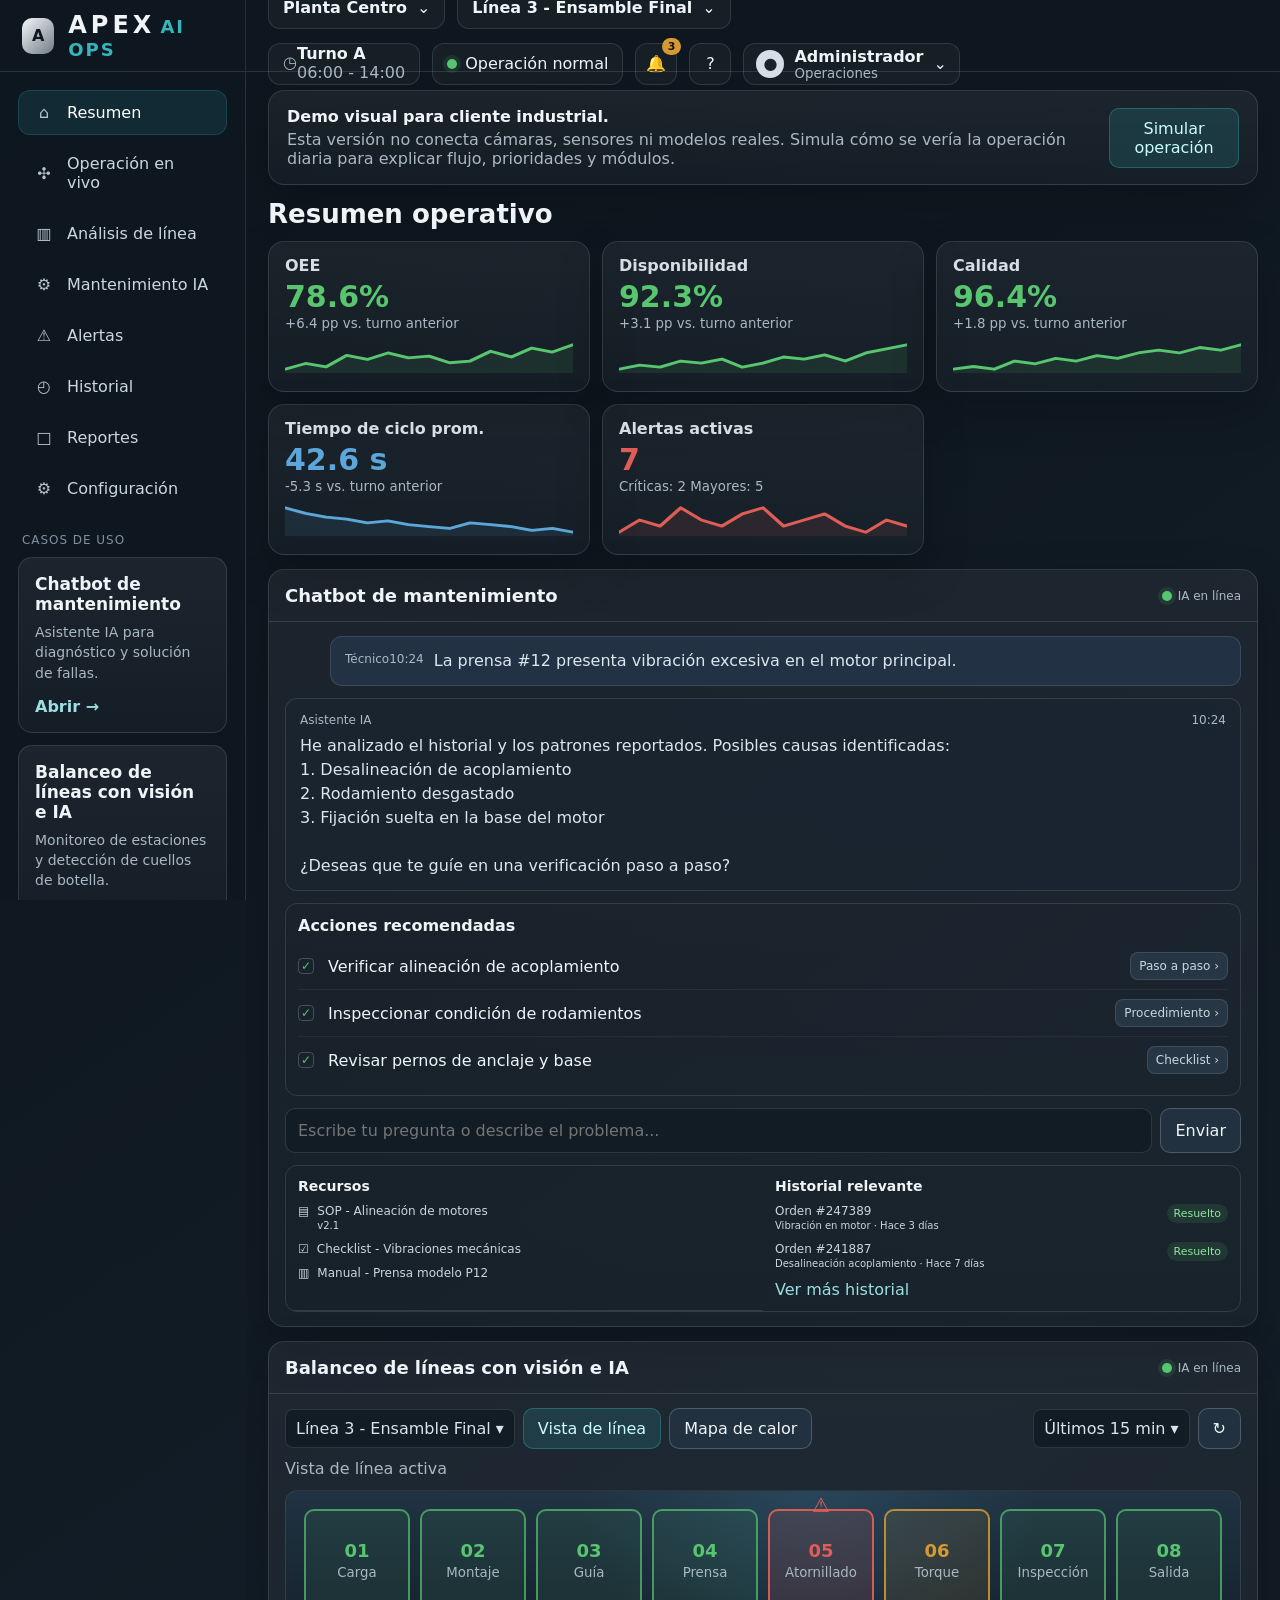
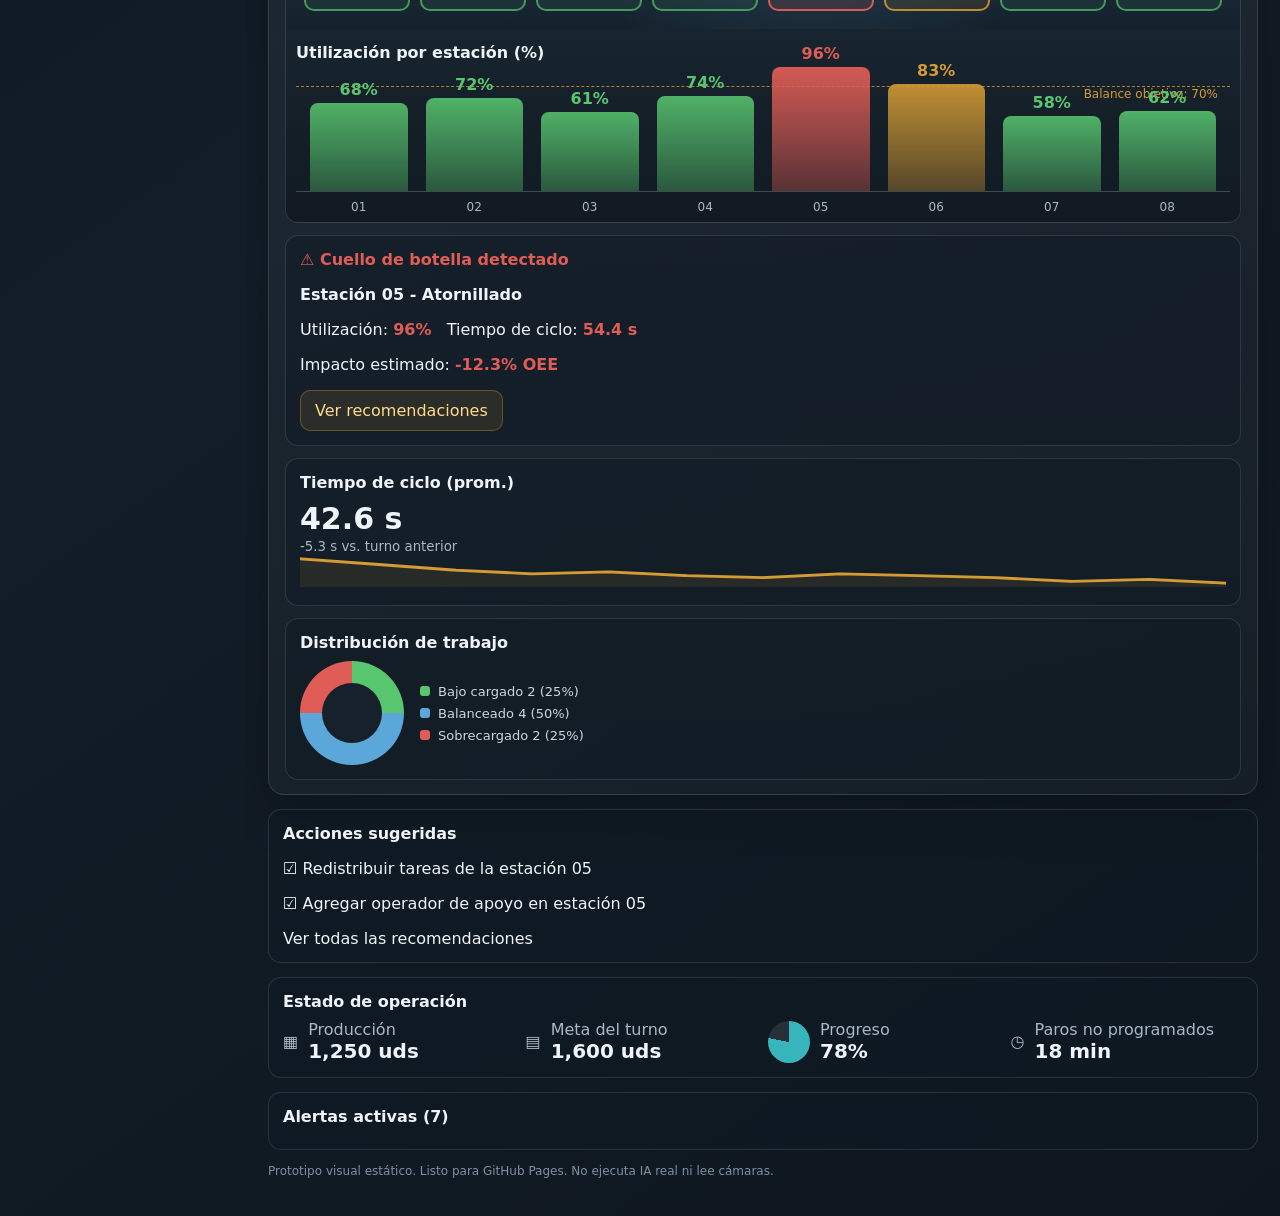
<file: index.html>
<!doctype html><html lang="es"><head><meta charset="utf-8"><meta name="viewport" content="width=device-width,initial-scale=1"><title>Dashboard operativo | APEX AI OPS</title><style>
:root{
  --bg:#0f1720; --panel:#17212b; --panel2:#1b2733; --panel3:#22303c;
  --line:rgba(202,215,225,.14); --line2:rgba(202,215,225,.25);
  --text:#eef4f8; --muted:#a9b8c4; --soft:#7f90a0;
  --teal:#36b6bc; --green:#58c56f; --amber:#d49b34; --red:#df5d56; --blue:#5ca7d9;
  --shadow:0 18px 45px rgba(0,0,0,.22); --r:16px; --sidebar:288px; --top:72px;
  font-family:Inter,ui-sans-serif,system-ui,-apple-system,BlinkMacSystemFont,"Segoe UI",sans-serif;
}
*{box-sizing:border-box} html{background:var(--bg);color:var(--text)} body{margin:0;min-height:100vh;background:linear-gradient(145deg,#0d151d 0%,#121d27 55%,#0e171f 100%);color:var(--text)}
a{color:inherit;text-decoration:none} button,input,select{font:inherit} .app{min-height:100vh;display:grid;grid-template-columns:var(--sidebar) 1fr;grid-template-rows:var(--top) 1fr}.topbar{grid-column:1/3;display:flex;align-items:center;border-bottom:1px solid var(--line);background:rgba(15,23,32,.96);position:sticky;top:0;z-index:10}.brand{width:var(--sidebar);height:100%;display:flex;align-items:center;gap:14px;padding:0 22px;border-right:1px solid var(--line)}.brand-mark{width:36px;height:36px;border-radius:10px;background:linear-gradient(135deg,#f5f8fa,#6f7c86);color:#0f1720;display:grid;place-items:center;font-weight:900}.brand strong{font-size:24px;letter-spacing:4px}.brand span{font-size:18px;color:var(--teal);font-weight:800;letter-spacing:2px}.top-meta{flex:1;display:flex;align-items:center;justify-content:space-between;height:100%;gap:14px;padding:0 22px}.selectors,.status-area{display:flex;align-items:center;gap:12px}.selector,.shift,.user,.status-pill,.icon-btn{background:rgba(255,255,255,.035);border:1px solid var(--line);border-radius:12px;color:var(--text);min-height:42px;display:flex;align-items:center}.selector{padding:0 14px;gap:10px}.shift{padding:0 14px;color:var(--muted);line-height:1.15}.shift b{color:var(--text)}.status-pill{padding:0 14px;gap:8px}.dot{width:10px;height:10px;border-radius:99px;background:var(--green);box-shadow:0 0 0 4px rgba(88,197,111,.12)}.icon-btn{position:relative;justify-content:center;width:42px;cursor:pointer}.icon-btn:hover,.selector:hover{border-color:var(--line2);background:rgba(255,255,255,.055)}.badge{position:absolute;right:-5px;top:-6px;background:var(--amber);color:#1d1405;border-radius:99px;font-size:11px;font-weight:800;padding:2px 6px}.user{gap:10px;padding:0 12px}.avatar{width:28px;height:28px;border-radius:50%;background:#d5dee6;color:#18222c;display:grid;place-items:center}.user small{display:block;color:var(--muted)}.sidebar{border-right:1px solid var(--line);padding:18px 18px 20px;background:rgba(14,24,33,.86);position:sticky;top:var(--top);height:calc(100vh - var(--top));overflow:auto}.nav{display:flex;flex-direction:column;gap:6px}.nav a{display:flex;align-items:center;gap:12px;padding:12px 14px;border-radius:12px;color:#cbd7df;border:1px solid transparent}.nav a.active,.nav a:hover{background:rgba(54,182,188,.12);border-color:rgba(54,182,188,.2);color:#fff}.nav i{font-style:normal;width:22px;text-align:center;color:#b8c5ce}.section-title{margin:22px 4px 10px;color:var(--soft);font-size:12px;letter-spacing:.08em;text-transform:uppercase}.mini-card{background:linear-gradient(180deg,rgba(255,255,255,.06),rgba(255,255,255,.03));border:1px solid var(--line);border-radius:14px;padding:16px;margin-bottom:12px}.mini-card h3{margin:0 0 8px;font-size:17px}.mini-card p{margin:0 0 14px;color:var(--muted);font-size:14px;line-height:1.45}.mini-card .open{color:#9bdfe2;font-weight:700}.main{padding:18px 22px 26px;overflow:hidden}.banner,.card,.kpi{background:linear-gradient(180deg,rgba(255,255,255,.055),rgba(255,255,255,.026));border:1px solid var(--line);border-radius:var(--r);box-shadow:var(--shadow)}.banner{display:flex;justify-content:space-between;align-items:center;gap:18px;padding:16px 18px;margin-bottom:14px}.banner p{margin:4px 0 0;color:var(--muted)}.btn{border:1px solid var(--line2);background:#22313f;color:var(--text);border-radius:10px;padding:10px 14px;cursor:pointer}.btn.primary{background:rgba(54,182,188,.16);border-color:rgba(54,182,188,.34);color:#c9fbff}.btn.warn{background:rgba(212,155,52,.12);border-color:rgba(212,155,52,.35);color:#ffd98f}.btn:hover{filter:brightness(1.08)}.kpis{display:grid;grid-template-columns:repeat(5,minmax(0,1fr));gap:12px;margin-bottom:14px}.kpi{padding:14px 16px;min-height:128px}.kpi-title{color:#d5dee5;font-weight:700}.kpi-value{font-size:30px;font-weight:800;margin-top:4px}.good{color:var(--green)}.neutral{color:var(--blue)}.bad,.critical{color:var(--red)}.warn,.major{color:var(--amber)}.kpi small{display:block;color:var(--muted);margin:2px 0 10px}.spark{width:100%;height:32px}.grid-2{display:grid;grid-template-columns:minmax(420px,.95fr) minmax(520px,1.25fr);gap:14px}.card{padding:0;overflow:hidden}.card-head{min-height:52px;padding:0 16px;border-bottom:1px solid var(--line);display:flex;justify-content:space-between;align-items:center}.card-head h2{font-size:18px;margin:0}.online{font-size:12px;color:var(--muted);display:flex;align-items:center;gap:6px}.body{padding:14px 16px}.chat-layout{display:grid;grid-template-columns:1fr 210px;gap:12px}.bubble{border:1px solid var(--line);background:rgba(25,37,49,.76);border-radius:12px;padding:12px 14px;margin-bottom:12px;color:#dce6ec;line-height:1.5}.bubble.user{margin-left:45px;background:#223244}.bubble label{display:flex;justify-content:space-between;color:var(--muted);font-size:12px;margin-bottom:5px}.actions{border:1px solid var(--line);border-radius:12px;padding:12px;margin-top:12px}.action-row{display:grid;grid-template-columns:22px 1fr auto;align-items:center;gap:8px;padding:9px 0;border-bottom:1px solid rgba(255,255,255,.05)}.action-row:last-child{border-bottom:0}.check{width:16px;height:16px;border:1px solid var(--line2);border-radius:4px;display:grid;place-items:center;color:var(--green);font-size:12px}.chip{background:#263644;border:1px solid var(--line);border-radius:8px;padding:6px 8px;color:#cbd7df;font-size:12px}.sidebox{border:1px solid var(--line);border-radius:12px;overflow:hidden}.sidebox section{padding:12px;border-bottom:1px solid var(--line)}.sidebox section:last-child{border-bottom:0}.sidebox h4{margin:0 0 10px;font-size:14px}.resource,.history{display:flex;gap:8px;align-items:flex-start;color:#cbd7df;font-size:12px;margin-bottom:10px}.tag{font-size:11px;border-radius:999px;padding:3px 7px;background:rgba(88,197,111,.12);color:#8ee5a0;margin-left:auto}.input-row{display:flex;margin-top:12px;gap:8px}.input-row input{flex:1;background:#111c25;color:var(--text);border:1px solid var(--line);border-radius:10px;padding:12px}.tabs{display:flex;gap:8px;align-items:center;flex-wrap:wrap}.select-like{background:#111c25;border:1px solid var(--line);border-radius:8px;padding:9px 10px;color:#dbe4ea}.line-view{margin-top:12px;border:1px solid var(--line);border-radius:13px;overflow:hidden;background:linear-gradient(180deg,#1c2b37,#111a22)}.station-strip{height:138px;display:grid;grid-template-columns:repeat(8,1fr);gap:10px;padding:18px;background:radial-gradient(circle at 55% 0,rgba(92,167,217,.16),transparent 42%),linear-gradient(180deg,#203342,#15222d)}.station{position:relative;border:2px solid rgba(88,197,111,.7);border-radius:10px;background:rgba(88,197,111,.08);display:flex;align-items:center;justify-content:center;flex-direction:column;gap:4px}.station.warn{border-color:rgba(212,155,52,.86);background:rgba(212,155,52,.11)}.station.bad{border-color:rgba(223,93,86,.95);background:rgba(223,93,86,.15)}.station b{font-size:18px}.station small{color:var(--muted)}.station .alert-triangle{position:absolute;top:-18px;color:var(--red);font-size:20px}.bar-chart{padding:14px 10px 8px}.bars{height:130px;display:grid;grid-template-columns:repeat(8,1fr);gap:18px;align-items:end;border-bottom:1px solid var(--line2);position:relative;padding:0 14px}.target{position:absolute;left:0;right:0;bottom:70%;border-top:1px dashed rgba(212,155,52,.8);font-size:12px;color:var(--amber);text-align:right;padding-right:12px}.bar{border-radius:8px 8px 0 0;min-height:14px;background:linear-gradient(180deg,rgba(88,197,111,.88),rgba(88,197,111,.36));position:relative;text-align:center}.bar.warn{background:linear-gradient(180deg,rgba(212,155,52,.9),rgba(212,155,52,.35))}.bar.bad{background:linear-gradient(180deg,rgba(223,93,86,.95),rgba(223,93,86,.35))}.bar span{position:absolute;top:-23px;left:0;right:0;font-weight:800}.bar-labels{display:grid;grid-template-columns:repeat(8,1fr);gap:18px;padding:8px 14px 0;color:var(--muted);font-size:12px;text-align:center}.lower-3{display:grid;grid-template-columns:1.1fr .85fr .9fr;gap:12px;margin-top:12px}.inner{border:1px solid var(--line);border-radius:13px;padding:14px;background:rgba(16,27,36,.48)}.inner h3,.inner h4{margin:0 0 9px;font-size:16px}.big{font-size:30px;font-weight:850}.donut{width:104px;height:104px;border-radius:50%;background:conic-gradient(var(--green) 0 25%,var(--blue) 25% 75%,var(--red) 75% 100%);position:relative;flex:0 0 auto}.donut:after{content:"";position:absolute;inset:22px;background:#17212b;border-radius:50%}.legend{display:grid;gap:7px}.legend div{display:flex;align-items:center;gap:8px;color:#cbd7df;font-size:13px}.sq{width:10px;height:10px;border-radius:3px;background:var(--green)}.sq.blue{background:var(--blue)}.sq.red{background:var(--red)}.bottom-grid{display:grid;grid-template-columns:.9fr 1.2fr 1fr;gap:14px;margin-top:14px}.stats{display:grid;grid-template-columns:repeat(4,1fr);gap:10px}.stat{display:flex;align-items:center;gap:10px;color:var(--muted)}.stat b{display:block;color:var(--text);font-size:20px}.progress{width:42px;height:42px;border-radius:50%;background:conic-gradient(var(--teal) 0 78%,rgba(255,255,255,.1) 78% 100%)}.alert-list{display:grid;gap:9px}.alert-item{display:grid;grid-template-columns:78px 1fr auto;gap:8px;align-items:center;color:#d9e3ea;font-size:13px}.alert-item small{color:var(--muted)}.table{width:100%;border-collapse:separate;border-spacing:0 8px}.table th{font-size:12px;color:var(--muted);text-align:left;font-weight:600}.table td{background:rgba(255,255,255,.035);padding:11px;border-top:1px solid var(--line);border-bottom:1px solid var(--line)}.table td:first-child{border-left:1px solid var(--line);border-radius:10px 0 0 10px}.table td:last-child{border-right:1px solid var(--line);border-radius:0 10px 10px 0}.page-title{margin:0 0 12px;font-size:26px}.page-note{color:var(--muted);margin-top:-6px;margin-bottom:16px}.module-grid{display:grid;grid-template-columns:repeat(2,minmax(0,1fr));gap:14px}.operation-map{height:320px;border:1px solid var(--line);border-radius:14px;background:linear-gradient(135deg,#1f303d,#12202a);display:grid;grid-template-columns:repeat(4,1fr);gap:14px;padding:18px}.cell{border:1px solid var(--line2);border-radius:12px;display:grid;place-items:center;text-align:center;background:rgba(255,255,255,.035)}.cell.bad{border-color:rgba(223,93,86,.6);background:rgba(223,93,86,.12)}.notif-menu{display:none;position:absolute;right:88px;top:64px;width:360px;background:#17212b;border:1px solid var(--line2);border-radius:14px;padding:14px;box-shadow:var(--shadow);z-index:30}.notif-menu.open{display:block}.modal{display:none;position:fixed;inset:0;background:rgba(0,0,0,.5);z-index:50;align-items:center;justify-content:center;padding:20px}.modal.open{display:flex}.modal-card{width:min(560px,96vw);background:#17212b;border:1px solid var(--line2);border-radius:16px;box-shadow:var(--shadow);padding:18px}.modal-card header{display:flex;justify-content:space-between;align-items:center;margin-bottom:12px}.modal-card h3{margin:0}.footer-note{color:var(--soft);font-size:12px;margin-top:14px}.text-muted{color:var(--muted)}.only-mobile{display:none}
@media(max-width:1300px){:root{--sidebar:246px}.kpis{grid-template-columns:repeat(3,1fr)}.grid-2,.bottom-grid,.module-grid{grid-template-columns:1fr}.chat-layout{grid-template-columns:1fr}.sidebox{display:grid;grid-template-columns:1fr 1fr}.lower-3{grid-template-columns:1fr}.top-meta{align-items:flex-start;flex-direction:column;justify-content:center}.topbar{height:auto;min-height:var(--top)}}
@media(max-width:860px){.app{grid-template-columns:1fr;grid-template-rows:auto auto 1fr}.topbar{grid-column:1;flex-direction:column;align-items:stretch}.brand{width:100%;height:64px}.sidebar{position:relative;top:0;height:auto;grid-row:2}.main{grid-row:3}.kpis{grid-template-columns:1fr}.selectors,.status-area{flex-wrap:wrap}.station-strip{grid-template-columns:repeat(4,1fr);height:auto}.bars{gap:8px}.alert-item{grid-template-columns:1fr}.sidebox{display:block}.top-meta{padding:12px}.only-mobile{display:block}}
</style></head><body><div class="app"><header class="topbar"><a class="brand" href="index.html"><div class="brand-mark">A</div><div><strong>APEX</strong> <span>AI OPS</span></div></a><div class="top-meta"><div class="selectors"><div class="selector"><b>Planta Centro</b>⌄</div><div class="selector"><b>Línea 3 - Ensamble Final</b>⌄</div></div><div class="status-area"><div class="shift">◷ <span><b>Turno A</b><br>06:00 - 14:00</span></div><div class="status-pill"><span class="dot" data-status-dot></span><span data-status-text>Operación normal</span></div><button class="icon-btn" data-toggle-notif>🔔<span class="badge">3</span></button><button class="icon-btn">?</button><div class="user"><div class="avatar">●</div><div><b>Administrador</b><small>Operaciones</small></div>⌄</div></div></div><div class="notif-menu"><h3 style="margin-top:0">Notificaciones</h3><div class="alert-list" data-notif></div></div></header><aside class="sidebar"><nav class="nav"><a class="active" href="index.html"><i>⌂</i><span>Resumen</span></a><a class="" href="operacion.html"><i>✣</i><span>Operación en vivo</span></a><a class="" href="balanceo.html"><i>▥</i><span>Análisis de línea</span></a><a class="" href="mantenimiento.html"><i>⚙</i><span>Mantenimiento IA</span></a><a class="" href="alertas.html"><i>⚠</i><span>Alertas</span></a><a class="" href="historial.html"><i>◴</i><span>Historial</span></a><a class="" href="reportes.html"><i>□</i><span>Reportes</span></a><a class="" href="configuracion.html"><i>⚙</i><span>Configuración</span></a></nav><div class="section-title">Casos de uso</div><div class="mini-card"><h3>Chatbot de mantenimiento</h3><p>Asistente IA para diagnóstico y solución de fallas.</p><a class="open" href="mantenimiento.html">Abrir →</a></div><div class="mini-card"><h3>Balanceo de líneas con visión e IA</h3><p>Monitoreo de estaciones y detección de cuellos de botella.</p><a class="open" href="balanceo.html">Abrir →</a></div></aside><main class="main"><section class="banner"><div><strong>Demo visual para cliente industrial.</strong><p>Esta versión no conecta cámaras, sensores ni modelos reales. Simula cómo se vería la operación diaria para explicar flujo, prioridades y módulos.</p></div><button class="btn primary" data-demo>Simular operación</button></section><h1 class="page-title">Resumen operativo</h1><section class="kpis"><article class="kpi"><div class="kpi-title">OEE</div><div class="kpi-value good">78.6%</div><small>+6.4 pp vs. turno anterior</small><svg class="spark" viewBox="0 0 220 34" preserveAspectRatio="none"><polyline points="0.0,30.0 15.7,23.9 31.4,27.4 47.1,15.3 62.9,19.6 78.6,12.7 94.3,17.9 110.0,16.1 125.7,23.1 141.4,21.3 157.1,10.9 172.9,17.0 188.6,7.5 204.3,11.8 220.0,4.0" fill="none" stroke="#58c56f" stroke-width="3" stroke-linecap="round" stroke-linejoin="round"/><path d="M0,34 L 0.0,30.0 L 15.7,23.9 L 31.4,27.4 L 47.1,15.3 L 62.9,19.6 L 78.6,12.7 L 94.3,17.9 L 110.0,16.1 L 125.7,23.1 L 141.4,21.3 L 157.1,10.9 L 172.9,17.0 L 188.6,7.5 L 204.3,11.8 L 220.0,4.0 L 220,34 Z" fill="#58c56f" opacity=".10"/></svg></article><article class="kpi"><div class="kpi-title">Disponibilidad</div><div class="kpi-value good">92.3%</div><small>+3.1 pp vs. turno anterior</small><svg class="spark" viewBox="0 0 220 34" preserveAspectRatio="none"><polyline points="0.0,30.0 15.7,25.7 31.4,27.8 47.1,21.3 62.9,23.5 78.6,19.2 94.3,27.8 110.0,23.5 125.7,17.0 141.4,19.2 157.1,14.8 172.9,21.3 188.6,12.7 204.3,8.3 220.0,4.0" fill="none" stroke="#58c56f" stroke-width="3" stroke-linecap="round" stroke-linejoin="round"/><path d="M0,34 L 0.0,30.0 L 15.7,25.7 L 31.4,27.8 L 47.1,21.3 L 62.9,23.5 L 78.6,19.2 L 94.3,27.8 L 110.0,23.5 L 125.7,17.0 L 141.4,19.2 L 157.1,14.8 L 172.9,21.3 L 188.6,12.7 L 204.3,8.3 L 220.0,4.0 L 220,34 Z" fill="#58c56f" opacity=".10"/></svg></article><article class="kpi"><div class="kpi-title">Calidad</div><div class="kpi-value good">96.4%</div><small>+1.8 pp vs. turno anterior</small><svg class="spark" viewBox="0 0 220 34" preserveAspectRatio="none"><polyline points="0.0,30.0 15.7,27.1 31.4,30.0 47.1,21.3 62.9,24.2 78.6,18.4 94.3,21.3 110.0,15.6 125.7,18.4 141.4,12.7 157.1,9.8 172.9,12.7 188.6,6.9 204.3,9.8 220.0,4.0" fill="none" stroke="#58c56f" stroke-width="3" stroke-linecap="round" stroke-linejoin="round"/><path d="M0,34 L 0.0,30.0 L 15.7,27.1 L 31.4,30.0 L 47.1,21.3 L 62.9,24.2 L 78.6,18.4 L 94.3,21.3 L 110.0,15.6 L 125.7,18.4 L 141.4,12.7 L 157.1,9.8 L 172.9,12.7 L 188.6,6.9 L 204.3,9.8 L 220.0,4.0 L 220,34 Z" fill="#58c56f" opacity=".10"/></svg></article><article class="kpi"><div class="kpi-title">Tiempo de ciclo prom.</div><div class="kpi-value neutral">42.6 s</div><small>-5.3 s vs. turno anterior</small><svg class="spark" viewBox="0 0 220 34" preserveAspectRatio="none"><polyline points="0.0,4.0 15.7,10.0 31.4,14.0 47.1,16.0 62.9,20.0 78.6,18.0 94.3,22.0 110.0,24.0 125.7,26.0 141.4,20.0 157.1,22.0 172.9,24.0 188.6,28.0 204.3,26.0 220.0,30.0" fill="none" stroke="#5ca7d9" stroke-width="3" stroke-linecap="round" stroke-linejoin="round"/><path d="M0,34 L 0.0,4.0 L 15.7,10.0 L 31.4,14.0 L 47.1,16.0 L 62.9,20.0 L 78.6,18.0 L 94.3,22.0 L 110.0,24.0 L 125.7,26.0 L 141.4,20.0 L 157.1,22.0 L 172.9,24.0 L 188.6,28.0 L 204.3,26.0 L 220.0,30.0 L 220,34 Z" fill="#5ca7d9" opacity=".10"/></svg></article><article class="kpi"><div class="kpi-title">Alertas activas</div><div class="kpi-value bad">7</div><small>Críticas: 2   Mayores: 5</small><svg class="spark" viewBox="0 0 220 34" preserveAspectRatio="none"><polyline points="0.0,30.0 15.7,17.0 31.4,23.5 47.1,4.0 62.9,17.0 78.6,23.5 94.3,10.5 110.0,4.0 125.7,23.5 141.4,17.0 157.1,10.5 172.9,23.5 188.6,30.0 204.3,17.0 220.0,23.5" fill="none" stroke="#df5d56" stroke-width="3" stroke-linecap="round" stroke-linejoin="round"/><path d="M0,34 L 0.0,30.0 L 15.7,17.0 L 31.4,23.5 L 47.1,4.0 L 62.9,17.0 L 78.6,23.5 L 94.3,10.5 L 110.0,4.0 L 125.7,23.5 L 141.4,17.0 L 157.1,10.5 L 172.9,23.5 L 188.6,30.0 L 204.3,17.0 L 220.0,23.5 L 220,34 Z" fill="#df5d56" opacity=".10"/></svg></article></section><section class="grid-2">
    <article class="card">
      <header class="card-head"><h2>Chatbot de mantenimiento</h2><span class="online"><span class="dot"></span> IA en línea</span></header>
      <div class="body chat-layout">
        <div>
          <div data-chat-log>
            <div class="bubble user"><label><span>Técnico</span><span>10:24</span></label>La prensa #12 presenta vibración excesiva en el motor principal.</div>
            <div class="bubble"><label><span>Asistente IA</span><span>10:24</span></label>He analizado el historial y los patrones reportados. Posibles causas identificadas:<br>1. Desalineación de acoplamiento<br>2. Rodamiento desgastado<br>3. Fijación suelta en la base del motor<br><br>¿Deseas que te guíe en una verificación paso a paso?</div>
          </div>
          <div class="actions"><h4 style="margin:0 0 8px">Acciones recomendadas</h4><div class="action-row"><span class="check">✓</span><span>Verificar alineación de acoplamiento</span><button class="chip">Paso a paso ›</button></div><div class="action-row"><span class="check">✓</span><span>Inspeccionar condición de rodamientos</span><button class="chip">Procedimiento ›</button></div><div class="action-row"><span class="check">✓</span><span>Revisar pernos de anclaje y base</span><button class="chip">Checklist ›</button></div></div>
          <form class="input-row" data-chat-form><input data-chat-input placeholder="Escribe tu pregunta o describe el problema..."><button class="btn" type="submit">Enviar</button></form>
        </div>
        <aside class="sidebox"><section><h4>Recursos</h4><div class="resource">▤ <span>SOP - Alineación de motores<br><small>v2.1</small></span></div><div class="resource">☑ <span>Checklist - Vibraciones mecánicas</span></div><div class="resource">▥ <span>Manual - Prensa modelo P12</span></div></section><section><h4>Historial relevante</h4><div class="history"><span>Orden #247389<br><small>Vibración en motor · Hace 3 días</small></span><span class="tag">Resuelto</span></div><div class="history"><span>Orden #241887<br><small>Desalineación acoplamiento · Hace 7 días</small></span><span class="tag">Resuelto</span></div><a class="mini-card open" href="historial.html" style="display:block;margin:0;padding:0;background:transparent;border:0;color:#9bdfe2">Ver más historial</a></section></aside>
      </div>
    </article>
    <article class="card">
      <header class="card-head"><h2>Balanceo de líneas con visión e IA</h2><span class="online"><span class="dot"></span> IA en línea</span></header>
      <div class="body">
        <div class="tabs">
          <div class="select-like">Línea 3 - Ensamble Final ▾</div>
          <button class="btn primary" data-mode="line">Vista de línea</button>
          <button class="btn" data-mode="heat">Mapa de calor</button>
          <div class="select-like" style="margin-left:auto">Últimos 15 min ▾</div>
          <button class="btn">↻</button>
        </div>
        <p class="text-muted" data-mode-label style="margin:10px 0 0">Vista de línea activa</p>
        
    <div class="line-view">
      <div class="station-strip"><div class="station good"><b>01</b><small>Carga</small></div><div class="station good"><b>02</b><small>Montaje</small></div><div class="station good"><b>03</b><small>Guía</small></div><div class="station good"><b>04</b><small>Prensa</small></div><div class="station bad"><span class=alert-triangle>⚠</span><b>05</b><small>Atornillado</small></div><div class="station warn"><b>06</b><small>Torque</small></div><div class="station good"><b>07</b><small>Inspección</small></div><div class="station good"><b>08</b><small>Salida</small></div></div>
      <div class="bar-chart">
        <strong>Utilización por estación (%)</strong>
        <div class="bars"><div class="target">Balance objetivo: 70%</div><div class="bar good" style="height:68%"><span>68%</span></div><div class="bar good" style="height:72%"><span>72%</span></div><div class="bar good" style="height:61%"><span>61%</span></div><div class="bar good" style="height:74%"><span>74%</span></div><div class="bar bad" style="height:96%"><span>96%</span></div><div class="bar warn" style="height:83%"><span>83%</span></div><div class="bar good" style="height:58%"><span>58%</span></div><div class="bar good" style="height:62%"><span>62%</span></div></div>
        <div class="bar-labels"><span>01</span><span>02</span><span>03</span><span>04</span><span>05</span><span>06</span><span>07</span><span>08</span></div>
      </div>
    </div>
        <div class="lower-3">
          <section class="inner"><h3 class="critical">⚠ Cuello de botella detectado</h3><p><b>Estación 05 - Atornillado</b></p><p>Utilización: <b class="critical">96%</b> &nbsp; Tiempo de ciclo: <b class="critical">54.4 s</b></p><p>Impacto estimado: <b class="critical">-12.3% OEE</b></p><button class="btn warn" data-open-modal>Ver recomendaciones</button></section>
          <section class="inner"><h3>Tiempo de ciclo (prom.)</h3><div class="big">42.6 s</div><small class="text-muted">-5.3 s vs. turno anterior</small><svg class="spark" viewBox="0 0 220 34" preserveAspectRatio="none"><polyline points="0.0,4.0 18.3,10.0 36.7,16.0 55.0,20.0 73.3,18.0 91.7,22.0 110.0,24.0 128.3,20.0 146.7,22.0 165.0,24.0 183.3,28.0 201.7,26.0 220.0,30.0" fill="none" stroke="#d49b34" stroke-width="3" stroke-linecap="round" stroke-linejoin="round"/><path d="M0,34 L 0.0,4.0 L 18.3,10.0 L 36.7,16.0 L 55.0,20.0 L 73.3,18.0 L 91.7,22.0 L 110.0,24.0 L 128.3,20.0 L 146.7,22.0 L 165.0,24.0 L 183.3,28.0 L 201.7,26.0 L 220.0,30.0 L 220,34 Z" fill="#d49b34" opacity=".10"/></svg></section>
          <section class="inner"><h3>Distribución de trabajo</h3><div style="display:flex;align-items:center;gap:16px"><div class="donut"></div><div class="legend"><div><span class="sq"></span>Bajo cargado 2 (25%)</div><div><span class="sq blue"></span>Balanceado 4 (50%)</div><div><span class="sq red"></span>Sobrecargado 2 (25%)</div></div></div></section>
        </div>
      </div>
    </article></section>
    <section class="bottom-grid">
      <article class="inner"><h3>Acciones sugeridas</h3><p>☑ Redistribuir tareas de la estación 05</p><p>☑ Agregar operador de apoyo en estación 05</p><a class="open" href="balanceo.html">Ver todas las recomendaciones</a></article>
      <article class="inner"><h3>Estado de operación</h3><div class="stats"><div class="stat">▦ <span>Producción<b>1,250 uds</b></span></div><div class="stat">▤ <span>Meta del turno<b>1,600 uds</b></span></div><div class="stat"><span class="progress"></span><span>Progreso<b>78%</b></span></div><div class="stat">◷ <span>Paros no programados<b>18 min</b></span></div></div></article>
      <article class="inner"><h3>Alertas activas (7)</h3><div class="alert-list" data-notif></div></article>
    </section><p class="footer-note">Prototipo visual estático. Listo para GitHub Pages. No ejecuta IA real ni lee cámaras.</p></main></div><div class="modal"><div class="modal-card"><header><h3>Recomendaciones para estación 05</h3><button class="icon-btn" data-close-modal>×</button></header><p class="text-muted">En producción se generarían con datos de visión, tiempos de ciclo, historial de paros y reglas del proceso.</p><ul><li>Revisar asignación de operador.</li><li>Reducir carga de estación 05.</li><li>Validar herramienta de atornillado.</li><li>Revisar microparos de los últimos 15 minutos.</li></ul></div></div><script>
(function(){
  const $=(s,r=document)=>r.querySelector(s); const $$=(s,r=document)=>Array.from(r.querySelectorAll(s));
  const alerts=[
    ['Crítica','Prensa #12 - Vibración alta en motor','Hace 5 min','critical'],
    ['Mayor','Transportador #3 - Atasco detectado','Hace 12 min','major'],
    ['Mayor','Soldadora #7 - Temperatura elevada','Hace 24 min','major']
  ];
  const notif=$('[data-notif]'); if(notif){ notif.innerHTML=alerts.map(a=>`<div class="alert-item"><b class="${a[3]}">${a[0]}</b><span>${a[1]}</span><small>${a[2]}</small></div>`).join(''); }
  const nbtn=$('[data-toggle-notif]'), menu=$('.notif-menu'); if(nbtn&&menu){nbtn.addEventListener('click',()=>menu.classList.toggle('open'));}
  $$('[data-mode]').forEach(btn=>btn.addEventListener('click',()=>{$$('[data-mode]').forEach(b=>b.classList.remove('primary'));btn.classList.add('primary');const label=$('[data-mode-label]'); if(label) label.textContent=btn.dataset.mode==='heat'?'Mapa de calor activo':'Vista de línea activa';}));
  const modal=$('.modal'); $$('[data-open-modal]').forEach(b=>b.addEventListener('click',()=>modal&&modal.classList.add('open'))); $$('[data-close-modal]').forEach(b=>b.addEventListener('click',()=>modal&&modal.classList.remove('open')));
  const form=$('[data-chat-form]'); if(form){form.addEventListener('submit',e=>{e.preventDefault(); const input=$('[data-chat-input]'); const log=$('[data-chat-log]'); if(!input||!log||!input.value.trim())return; const msg=input.value.trim(); const div=document.createElement('div'); div.className='bubble user'; div.innerHTML=`<label><span>Técnico</span><span>Ahora</span></label>${msg}`; log.appendChild(div); input.value=''; setTimeout(()=>{const ans=document.createElement('div'); ans.className='bubble'; ans.innerHTML='<label><span>Asistente IA</span><span>Ahora</span></label>Mensaje recibido. En esta demo la respuesta es simulada; en producción se conectaría al backend de IA y al historial de mantenimiento.'; log.appendChild(ans);},250);});}
  const demo=$('[data-demo]'); if(demo){demo.addEventListener('click',()=>{const status=$('[data-status-text]'); const dot=$('[data-status-dot]'); if(status)status.textContent='Evento simulado: revisar estación 05'; if(dot)dot.style.background='var(--amber)'; alert('Demo visual: se simula una condición de sobrecarga en estación 05. No hay conexión real a cámaras, sensores ni modelos de IA.');});}
})();
</script></body></html>
</file>
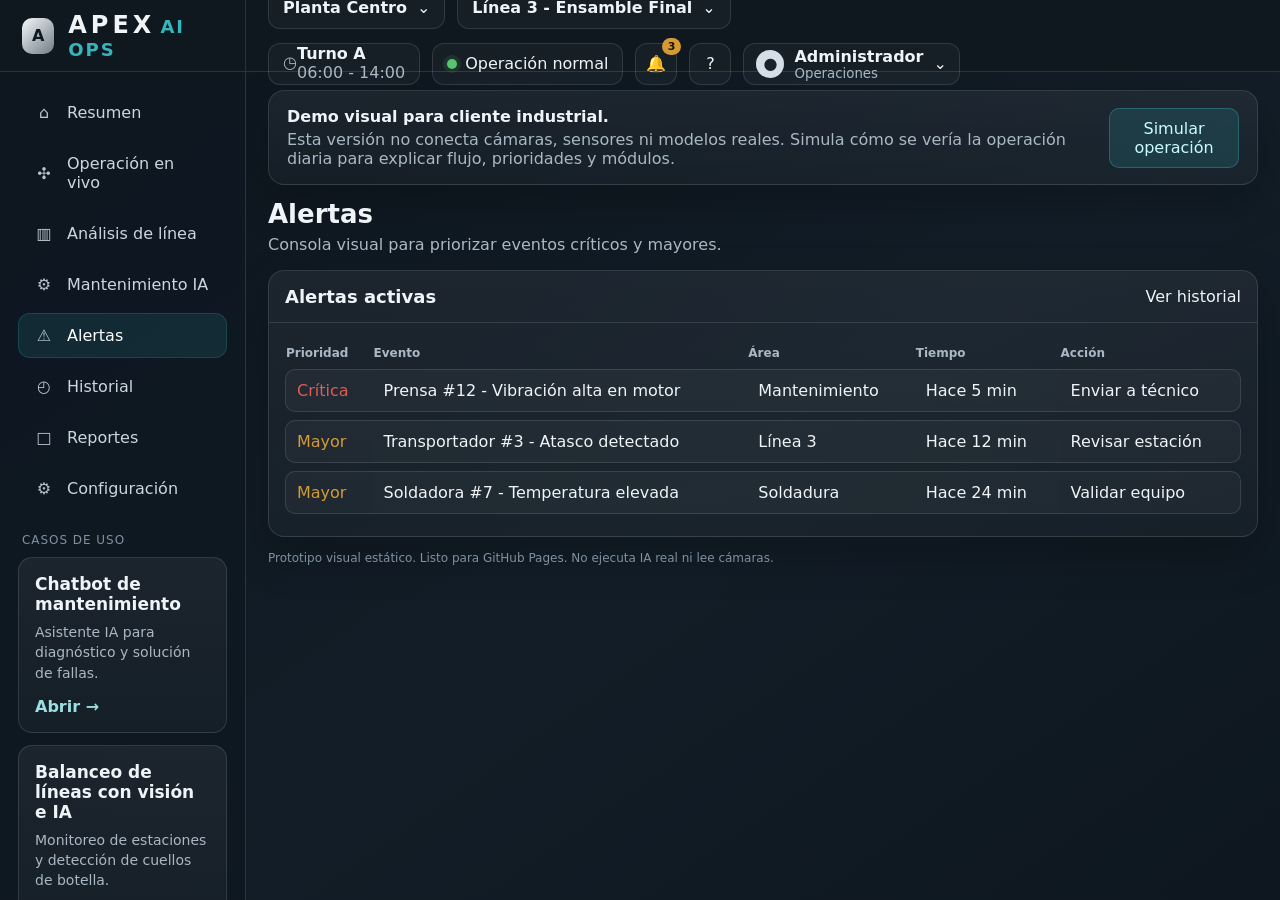
<file: alertas.html>
<!doctype html><html lang="es"><head><meta charset="utf-8"><meta name="viewport" content="width=device-width,initial-scale=1"><title>Alertas | APEX AI OPS</title><style>
:root{
  --bg:#0f1720; --panel:#17212b; --panel2:#1b2733; --panel3:#22303c;
  --line:rgba(202,215,225,.14); --line2:rgba(202,215,225,.25);
  --text:#eef4f8; --muted:#a9b8c4; --soft:#7f90a0;
  --teal:#36b6bc; --green:#58c56f; --amber:#d49b34; --red:#df5d56; --blue:#5ca7d9;
  --shadow:0 18px 45px rgba(0,0,0,.22); --r:16px; --sidebar:288px; --top:72px;
  font-family:Inter,ui-sans-serif,system-ui,-apple-system,BlinkMacSystemFont,"Segoe UI",sans-serif;
}
*{box-sizing:border-box} html{background:var(--bg);color:var(--text)} body{margin:0;min-height:100vh;background:linear-gradient(145deg,#0d151d 0%,#121d27 55%,#0e171f 100%);color:var(--text)}
a{color:inherit;text-decoration:none} button,input,select{font:inherit} .app{min-height:100vh;display:grid;grid-template-columns:var(--sidebar) 1fr;grid-template-rows:var(--top) 1fr}.topbar{grid-column:1/3;display:flex;align-items:center;border-bottom:1px solid var(--line);background:rgba(15,23,32,.96);position:sticky;top:0;z-index:10}.brand{width:var(--sidebar);height:100%;display:flex;align-items:center;gap:14px;padding:0 22px;border-right:1px solid var(--line)}.brand-mark{width:36px;height:36px;border-radius:10px;background:linear-gradient(135deg,#f5f8fa,#6f7c86);color:#0f1720;display:grid;place-items:center;font-weight:900}.brand strong{font-size:24px;letter-spacing:4px}.brand span{font-size:18px;color:var(--teal);font-weight:800;letter-spacing:2px}.top-meta{flex:1;display:flex;align-items:center;justify-content:space-between;height:100%;gap:14px;padding:0 22px}.selectors,.status-area{display:flex;align-items:center;gap:12px}.selector,.shift,.user,.status-pill,.icon-btn{background:rgba(255,255,255,.035);border:1px solid var(--line);border-radius:12px;color:var(--text);min-height:42px;display:flex;align-items:center}.selector{padding:0 14px;gap:10px}.shift{padding:0 14px;color:var(--muted);line-height:1.15}.shift b{color:var(--text)}.status-pill{padding:0 14px;gap:8px}.dot{width:10px;height:10px;border-radius:99px;background:var(--green);box-shadow:0 0 0 4px rgba(88,197,111,.12)}.icon-btn{position:relative;justify-content:center;width:42px;cursor:pointer}.icon-btn:hover,.selector:hover{border-color:var(--line2);background:rgba(255,255,255,.055)}.badge{position:absolute;right:-5px;top:-6px;background:var(--amber);color:#1d1405;border-radius:99px;font-size:11px;font-weight:800;padding:2px 6px}.user{gap:10px;padding:0 12px}.avatar{width:28px;height:28px;border-radius:50%;background:#d5dee6;color:#18222c;display:grid;place-items:center}.user small{display:block;color:var(--muted)}.sidebar{border-right:1px solid var(--line);padding:18px 18px 20px;background:rgba(14,24,33,.86);position:sticky;top:var(--top);height:calc(100vh - var(--top));overflow:auto}.nav{display:flex;flex-direction:column;gap:6px}.nav a{display:flex;align-items:center;gap:12px;padding:12px 14px;border-radius:12px;color:#cbd7df;border:1px solid transparent}.nav a.active,.nav a:hover{background:rgba(54,182,188,.12);border-color:rgba(54,182,188,.2);color:#fff}.nav i{font-style:normal;width:22px;text-align:center;color:#b8c5ce}.section-title{margin:22px 4px 10px;color:var(--soft);font-size:12px;letter-spacing:.08em;text-transform:uppercase}.mini-card{background:linear-gradient(180deg,rgba(255,255,255,.06),rgba(255,255,255,.03));border:1px solid var(--line);border-radius:14px;padding:16px;margin-bottom:12px}.mini-card h3{margin:0 0 8px;font-size:17px}.mini-card p{margin:0 0 14px;color:var(--muted);font-size:14px;line-height:1.45}.mini-card .open{color:#9bdfe2;font-weight:700}.main{padding:18px 22px 26px;overflow:hidden}.banner,.card,.kpi{background:linear-gradient(180deg,rgba(255,255,255,.055),rgba(255,255,255,.026));border:1px solid var(--line);border-radius:var(--r);box-shadow:var(--shadow)}.banner{display:flex;justify-content:space-between;align-items:center;gap:18px;padding:16px 18px;margin-bottom:14px}.banner p{margin:4px 0 0;color:var(--muted)}.btn{border:1px solid var(--line2);background:#22313f;color:var(--text);border-radius:10px;padding:10px 14px;cursor:pointer}.btn.primary{background:rgba(54,182,188,.16);border-color:rgba(54,182,188,.34);color:#c9fbff}.btn.warn{background:rgba(212,155,52,.12);border-color:rgba(212,155,52,.35);color:#ffd98f}.btn:hover{filter:brightness(1.08)}.kpis{display:grid;grid-template-columns:repeat(5,minmax(0,1fr));gap:12px;margin-bottom:14px}.kpi{padding:14px 16px;min-height:128px}.kpi-title{color:#d5dee5;font-weight:700}.kpi-value{font-size:30px;font-weight:800;margin-top:4px}.good{color:var(--green)}.neutral{color:var(--blue)}.bad,.critical{color:var(--red)}.warn,.major{color:var(--amber)}.kpi small{display:block;color:var(--muted);margin:2px 0 10px}.spark{width:100%;height:32px}.grid-2{display:grid;grid-template-columns:minmax(420px,.95fr) minmax(520px,1.25fr);gap:14px}.card{padding:0;overflow:hidden}.card-head{min-height:52px;padding:0 16px;border-bottom:1px solid var(--line);display:flex;justify-content:space-between;align-items:center}.card-head h2{font-size:18px;margin:0}.online{font-size:12px;color:var(--muted);display:flex;align-items:center;gap:6px}.body{padding:14px 16px}.chat-layout{display:grid;grid-template-columns:1fr 210px;gap:12px}.bubble{border:1px solid var(--line);background:rgba(25,37,49,.76);border-radius:12px;padding:12px 14px;margin-bottom:12px;color:#dce6ec;line-height:1.5}.bubble.user{margin-left:45px;background:#223244}.bubble label{display:flex;justify-content:space-between;color:var(--muted);font-size:12px;margin-bottom:5px}.actions{border:1px solid var(--line);border-radius:12px;padding:12px;margin-top:12px}.action-row{display:grid;grid-template-columns:22px 1fr auto;align-items:center;gap:8px;padding:9px 0;border-bottom:1px solid rgba(255,255,255,.05)}.action-row:last-child{border-bottom:0}.check{width:16px;height:16px;border:1px solid var(--line2);border-radius:4px;display:grid;place-items:center;color:var(--green);font-size:12px}.chip{background:#263644;border:1px solid var(--line);border-radius:8px;padding:6px 8px;color:#cbd7df;font-size:12px}.sidebox{border:1px solid var(--line);border-radius:12px;overflow:hidden}.sidebox section{padding:12px;border-bottom:1px solid var(--line)}.sidebox section:last-child{border-bottom:0}.sidebox h4{margin:0 0 10px;font-size:14px}.resource,.history{display:flex;gap:8px;align-items:flex-start;color:#cbd7df;font-size:12px;margin-bottom:10px}.tag{font-size:11px;border-radius:999px;padding:3px 7px;background:rgba(88,197,111,.12);color:#8ee5a0;margin-left:auto}.input-row{display:flex;margin-top:12px;gap:8px}.input-row input{flex:1;background:#111c25;color:var(--text);border:1px solid var(--line);border-radius:10px;padding:12px}.tabs{display:flex;gap:8px;align-items:center;flex-wrap:wrap}.select-like{background:#111c25;border:1px solid var(--line);border-radius:8px;padding:9px 10px;color:#dbe4ea}.line-view{margin-top:12px;border:1px solid var(--line);border-radius:13px;overflow:hidden;background:linear-gradient(180deg,#1c2b37,#111a22)}.station-strip{height:138px;display:grid;grid-template-columns:repeat(8,1fr);gap:10px;padding:18px;background:radial-gradient(circle at 55% 0,rgba(92,167,217,.16),transparent 42%),linear-gradient(180deg,#203342,#15222d)}.station{position:relative;border:2px solid rgba(88,197,111,.7);border-radius:10px;background:rgba(88,197,111,.08);display:flex;align-items:center;justify-content:center;flex-direction:column;gap:4px}.station.warn{border-color:rgba(212,155,52,.86);background:rgba(212,155,52,.11)}.station.bad{border-color:rgba(223,93,86,.95);background:rgba(223,93,86,.15)}.station b{font-size:18px}.station small{color:var(--muted)}.station .alert-triangle{position:absolute;top:-18px;color:var(--red);font-size:20px}.bar-chart{padding:14px 10px 8px}.bars{height:130px;display:grid;grid-template-columns:repeat(8,1fr);gap:18px;align-items:end;border-bottom:1px solid var(--line2);position:relative;padding:0 14px}.target{position:absolute;left:0;right:0;bottom:70%;border-top:1px dashed rgba(212,155,52,.8);font-size:12px;color:var(--amber);text-align:right;padding-right:12px}.bar{border-radius:8px 8px 0 0;min-height:14px;background:linear-gradient(180deg,rgba(88,197,111,.88),rgba(88,197,111,.36));position:relative;text-align:center}.bar.warn{background:linear-gradient(180deg,rgba(212,155,52,.9),rgba(212,155,52,.35))}.bar.bad{background:linear-gradient(180deg,rgba(223,93,86,.95),rgba(223,93,86,.35))}.bar span{position:absolute;top:-23px;left:0;right:0;font-weight:800}.bar-labels{display:grid;grid-template-columns:repeat(8,1fr);gap:18px;padding:8px 14px 0;color:var(--muted);font-size:12px;text-align:center}.lower-3{display:grid;grid-template-columns:1.1fr .85fr .9fr;gap:12px;margin-top:12px}.inner{border:1px solid var(--line);border-radius:13px;padding:14px;background:rgba(16,27,36,.48)}.inner h3,.inner h4{margin:0 0 9px;font-size:16px}.big{font-size:30px;font-weight:850}.donut{width:104px;height:104px;border-radius:50%;background:conic-gradient(var(--green) 0 25%,var(--blue) 25% 75%,var(--red) 75% 100%);position:relative;flex:0 0 auto}.donut:after{content:"";position:absolute;inset:22px;background:#17212b;border-radius:50%}.legend{display:grid;gap:7px}.legend div{display:flex;align-items:center;gap:8px;color:#cbd7df;font-size:13px}.sq{width:10px;height:10px;border-radius:3px;background:var(--green)}.sq.blue{background:var(--blue)}.sq.red{background:var(--red)}.bottom-grid{display:grid;grid-template-columns:.9fr 1.2fr 1fr;gap:14px;margin-top:14px}.stats{display:grid;grid-template-columns:repeat(4,1fr);gap:10px}.stat{display:flex;align-items:center;gap:10px;color:var(--muted)}.stat b{display:block;color:var(--text);font-size:20px}.progress{width:42px;height:42px;border-radius:50%;background:conic-gradient(var(--teal) 0 78%,rgba(255,255,255,.1) 78% 100%)}.alert-list{display:grid;gap:9px}.alert-item{display:grid;grid-template-columns:78px 1fr auto;gap:8px;align-items:center;color:#d9e3ea;font-size:13px}.alert-item small{color:var(--muted)}.table{width:100%;border-collapse:separate;border-spacing:0 8px}.table th{font-size:12px;color:var(--muted);text-align:left;font-weight:600}.table td{background:rgba(255,255,255,.035);padding:11px;border-top:1px solid var(--line);border-bottom:1px solid var(--line)}.table td:first-child{border-left:1px solid var(--line);border-radius:10px 0 0 10px}.table td:last-child{border-right:1px solid var(--line);border-radius:0 10px 10px 0}.page-title{margin:0 0 12px;font-size:26px}.page-note{color:var(--muted);margin-top:-6px;margin-bottom:16px}.module-grid{display:grid;grid-template-columns:repeat(2,minmax(0,1fr));gap:14px}.operation-map{height:320px;border:1px solid var(--line);border-radius:14px;background:linear-gradient(135deg,#1f303d,#12202a);display:grid;grid-template-columns:repeat(4,1fr);gap:14px;padding:18px}.cell{border:1px solid var(--line2);border-radius:12px;display:grid;place-items:center;text-align:center;background:rgba(255,255,255,.035)}.cell.bad{border-color:rgba(223,93,86,.6);background:rgba(223,93,86,.12)}.notif-menu{display:none;position:absolute;right:88px;top:64px;width:360px;background:#17212b;border:1px solid var(--line2);border-radius:14px;padding:14px;box-shadow:var(--shadow);z-index:30}.notif-menu.open{display:block}.modal{display:none;position:fixed;inset:0;background:rgba(0,0,0,.5);z-index:50;align-items:center;justify-content:center;padding:20px}.modal.open{display:flex}.modal-card{width:min(560px,96vw);background:#17212b;border:1px solid var(--line2);border-radius:16px;box-shadow:var(--shadow);padding:18px}.modal-card header{display:flex;justify-content:space-between;align-items:center;margin-bottom:12px}.modal-card h3{margin:0}.footer-note{color:var(--soft);font-size:12px;margin-top:14px}.text-muted{color:var(--muted)}.only-mobile{display:none}
@media(max-width:1300px){:root{--sidebar:246px}.kpis{grid-template-columns:repeat(3,1fr)}.grid-2,.bottom-grid,.module-grid{grid-template-columns:1fr}.chat-layout{grid-template-columns:1fr}.sidebox{display:grid;grid-template-columns:1fr 1fr}.lower-3{grid-template-columns:1fr}.top-meta{align-items:flex-start;flex-direction:column;justify-content:center}.topbar{height:auto;min-height:var(--top)}}
@media(max-width:860px){.app{grid-template-columns:1fr;grid-template-rows:auto auto 1fr}.topbar{grid-column:1;flex-direction:column;align-items:stretch}.brand{width:100%;height:64px}.sidebar{position:relative;top:0;height:auto;grid-row:2}.main{grid-row:3}.kpis{grid-template-columns:1fr}.selectors,.status-area{flex-wrap:wrap}.station-strip{grid-template-columns:repeat(4,1fr);height:auto}.bars{gap:8px}.alert-item{grid-template-columns:1fr}.sidebox{display:block}.top-meta{padding:12px}.only-mobile{display:block}}
</style></head><body><div class="app"><header class="topbar"><a class="brand" href="index.html"><div class="brand-mark">A</div><div><strong>APEX</strong> <span>AI OPS</span></div></a><div class="top-meta"><div class="selectors"><div class="selector"><b>Planta Centro</b>⌄</div><div class="selector"><b>Línea 3 - Ensamble Final</b>⌄</div></div><div class="status-area"><div class="shift">◷ <span><b>Turno A</b><br>06:00 - 14:00</span></div><div class="status-pill"><span class="dot" data-status-dot></span><span data-status-text>Operación normal</span></div><button class="icon-btn" data-toggle-notif>🔔<span class="badge">3</span></button><button class="icon-btn">?</button><div class="user"><div class="avatar">●</div><div><b>Administrador</b><small>Operaciones</small></div>⌄</div></div></div><div class="notif-menu"><h3 style="margin-top:0">Notificaciones</h3><div class="alert-list" data-notif></div></div></header><aside class="sidebar"><nav class="nav"><a class="" href="index.html"><i>⌂</i><span>Resumen</span></a><a class="" href="operacion.html"><i>✣</i><span>Operación en vivo</span></a><a class="" href="balanceo.html"><i>▥</i><span>Análisis de línea</span></a><a class="" href="mantenimiento.html"><i>⚙</i><span>Mantenimiento IA</span></a><a class="active" href="alertas.html"><i>⚠</i><span>Alertas</span></a><a class="" href="historial.html"><i>◴</i><span>Historial</span></a><a class="" href="reportes.html"><i>□</i><span>Reportes</span></a><a class="" href="configuracion.html"><i>⚙</i><span>Configuración</span></a></nav><div class="section-title">Casos de uso</div><div class="mini-card"><h3>Chatbot de mantenimiento</h3><p>Asistente IA para diagnóstico y solución de fallas.</p><a class="open" href="mantenimiento.html">Abrir →</a></div><div class="mini-card"><h3>Balanceo de líneas con visión e IA</h3><p>Monitoreo de estaciones y detección de cuellos de botella.</p><a class="open" href="balanceo.html">Abrir →</a></div></aside><main class="main"><section class="banner"><div><strong>Demo visual para cliente industrial.</strong><p>Esta versión no conecta cámaras, sensores ni modelos reales. Simula cómo se vería la operación diaria para explicar flujo, prioridades y módulos.</p></div><button class="btn primary" data-demo>Simular operación</button></section><h1 class="page-title">Alertas</h1><p class="page-note">Consola visual para priorizar eventos críticos y mayores.</p><section class="card"><header class="card-head"><h2>Alertas activas</h2><a class="open" href="historial.html">Ver historial</a></header><div class="body"><table class="table"><thead><tr><th>Prioridad</th><th>Evento</th><th>Área</th><th>Tiempo</th><th>Acción</th></tr></thead><tbody><tr><td class="critical">Crítica</td><td>Prensa #12 - Vibración alta en motor</td><td>Mantenimiento</td><td>Hace 5 min</td><td>Enviar a técnico</td></tr><tr><td class="major">Mayor</td><td>Transportador #3 - Atasco detectado</td><td>Línea 3</td><td>Hace 12 min</td><td>Revisar estación</td></tr><tr><td class="major">Mayor</td><td>Soldadora #7 - Temperatura elevada</td><td>Soldadura</td><td>Hace 24 min</td><td>Validar equipo</td></tr></tbody></table></div></section><p class="footer-note">Prototipo visual estático. Listo para GitHub Pages. No ejecuta IA real ni lee cámaras.</p></main></div><div class="modal"><div class="modal-card"><header><h3>Recomendaciones para estación 05</h3><button class="icon-btn" data-close-modal>×</button></header><p class="text-muted">En producción se generarían con datos de visión, tiempos de ciclo, historial de paros y reglas del proceso.</p><ul><li>Revisar asignación de operador.</li><li>Reducir carga de estación 05.</li><li>Validar herramienta de atornillado.</li><li>Revisar microparos de los últimos 15 minutos.</li></ul></div></div><script>
(function(){
  const $=(s,r=document)=>r.querySelector(s); const $$=(s,r=document)=>Array.from(r.querySelectorAll(s));
  const alerts=[
    ['Crítica','Prensa #12 - Vibración alta en motor','Hace 5 min','critical'],
    ['Mayor','Transportador #3 - Atasco detectado','Hace 12 min','major'],
    ['Mayor','Soldadora #7 - Temperatura elevada','Hace 24 min','major']
  ];
  const notif=$('[data-notif]'); if(notif){ notif.innerHTML=alerts.map(a=>`<div class="alert-item"><b class="${a[3]}">${a[0]}</b><span>${a[1]}</span><small>${a[2]}</small></div>`).join(''); }
  const nbtn=$('[data-toggle-notif]'), menu=$('.notif-menu'); if(nbtn&&menu){nbtn.addEventListener('click',()=>menu.classList.toggle('open'));}
  $$('[data-mode]').forEach(btn=>btn.addEventListener('click',()=>{$$('[data-mode]').forEach(b=>b.classList.remove('primary'));btn.classList.add('primary');const label=$('[data-mode-label]'); if(label) label.textContent=btn.dataset.mode==='heat'?'Mapa de calor activo':'Vista de línea activa';}));
  const modal=$('.modal'); $$('[data-open-modal]').forEach(b=>b.addEventListener('click',()=>modal&&modal.classList.add('open'))); $$('[data-close-modal]').forEach(b=>b.addEventListener('click',()=>modal&&modal.classList.remove('open')));
  const form=$('[data-chat-form]'); if(form){form.addEventListener('submit',e=>{e.preventDefault(); const input=$('[data-chat-input]'); const log=$('[data-chat-log]'); if(!input||!log||!input.value.trim())return; const msg=input.value.trim(); const div=document.createElement('div'); div.className='bubble user'; div.innerHTML=`<label><span>Técnico</span><span>Ahora</span></label>${msg}`; log.appendChild(div); input.value=''; setTimeout(()=>{const ans=document.createElement('div'); ans.className='bubble'; ans.innerHTML='<label><span>Asistente IA</span><span>Ahora</span></label>Mensaje recibido. En esta demo la respuesta es simulada; en producción se conectaría al backend de IA y al historial de mantenimiento.'; log.appendChild(ans);},250);});}
  const demo=$('[data-demo]'); if(demo){demo.addEventListener('click',()=>{const status=$('[data-status-text]'); const dot=$('[data-status-dot]'); if(status)status.textContent='Evento simulado: revisar estación 05'; if(dot)dot.style.background='var(--amber)'; alert('Demo visual: se simula una condición de sobrecarga en estación 05. No hay conexión real a cámaras, sensores ni modelos de IA.');});}
})();
</script></body></html>
</file>
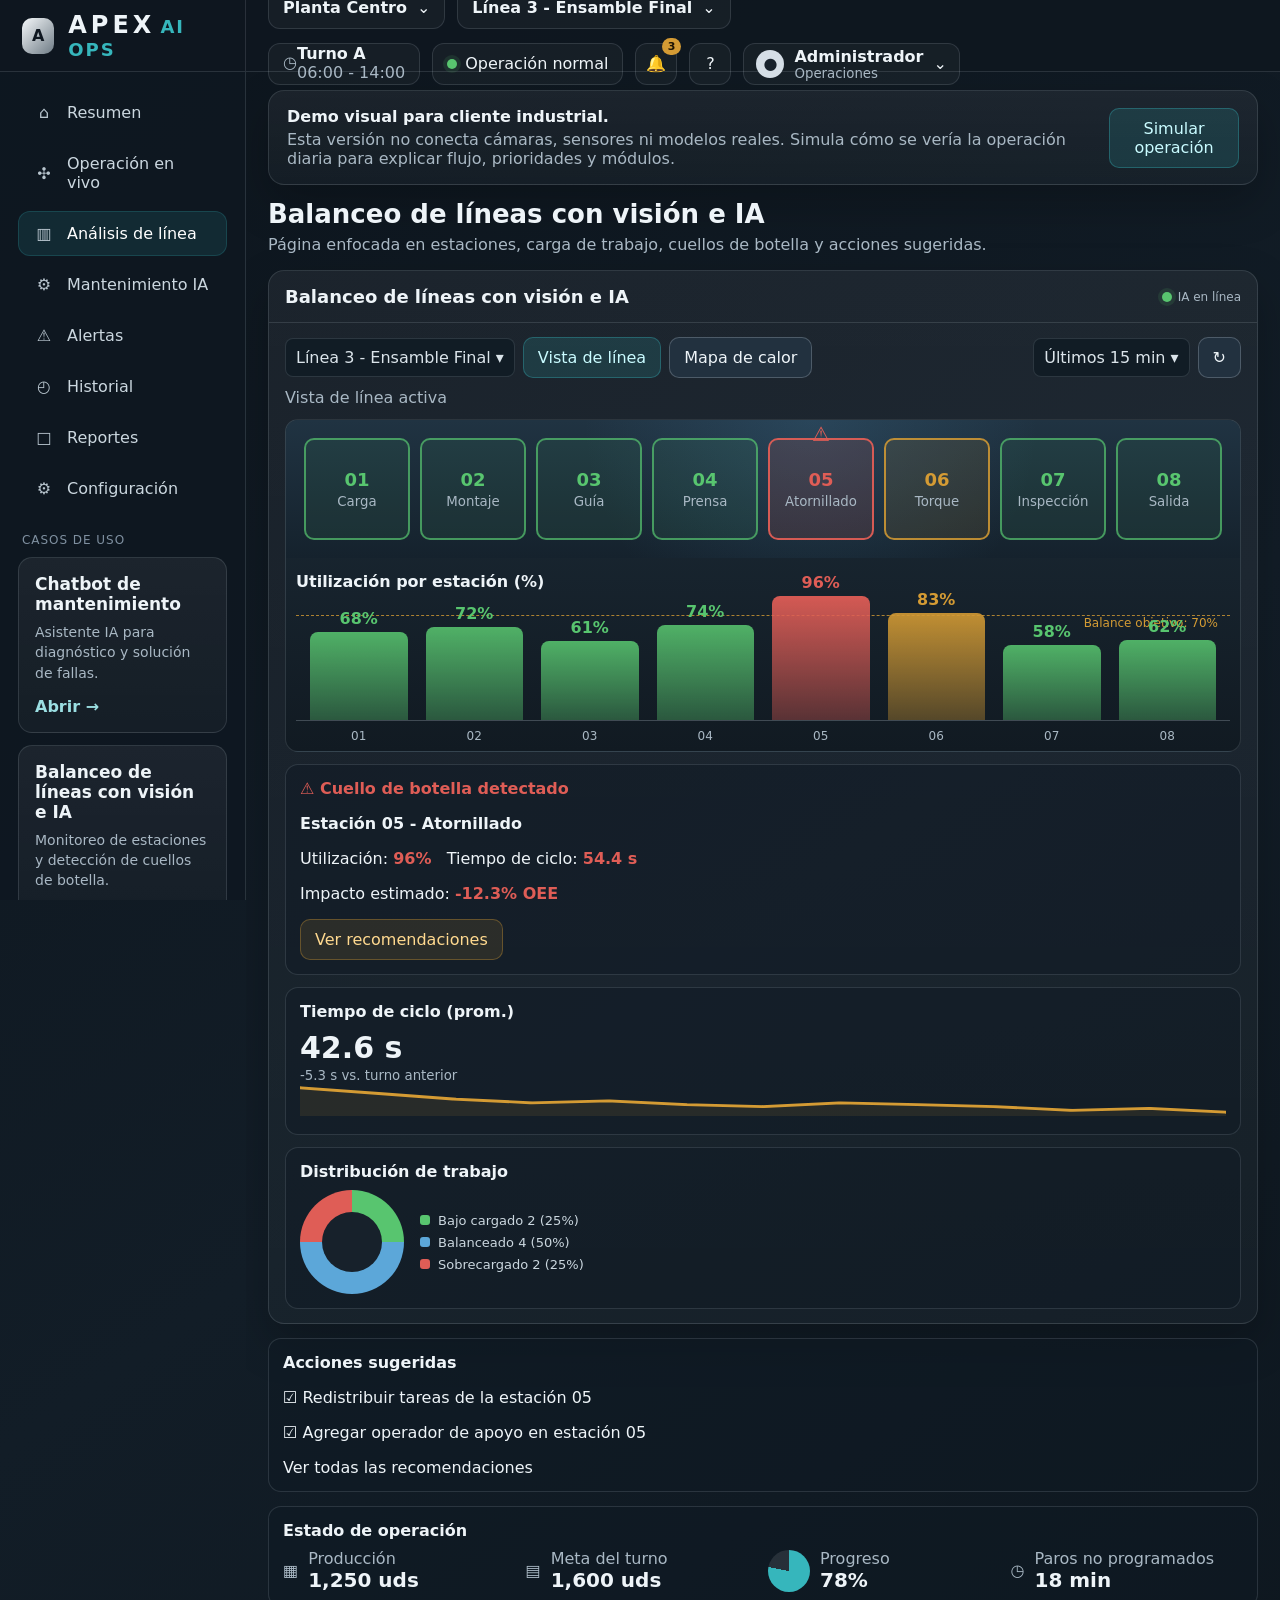
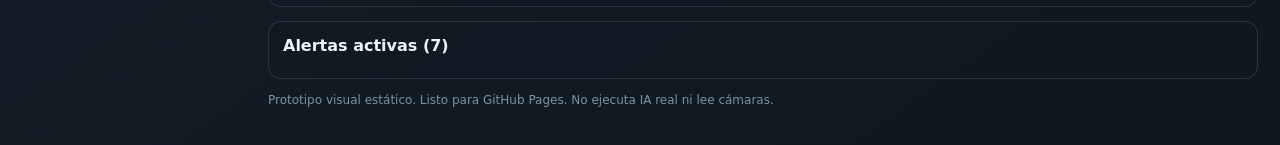
<file: balanceo.html>
<!doctype html><html lang="es"><head><meta charset="utf-8"><meta name="viewport" content="width=device-width,initial-scale=1"><title>Balanceo de líneas | APEX AI OPS</title><style>
:root{
  --bg:#0f1720; --panel:#17212b; --panel2:#1b2733; --panel3:#22303c;
  --line:rgba(202,215,225,.14); --line2:rgba(202,215,225,.25);
  --text:#eef4f8; --muted:#a9b8c4; --soft:#7f90a0;
  --teal:#36b6bc; --green:#58c56f; --amber:#d49b34; --red:#df5d56; --blue:#5ca7d9;
  --shadow:0 18px 45px rgba(0,0,0,.22); --r:16px; --sidebar:288px; --top:72px;
  font-family:Inter,ui-sans-serif,system-ui,-apple-system,BlinkMacSystemFont,"Segoe UI",sans-serif;
}
*{box-sizing:border-box} html{background:var(--bg);color:var(--text)} body{margin:0;min-height:100vh;background:linear-gradient(145deg,#0d151d 0%,#121d27 55%,#0e171f 100%);color:var(--text)}
a{color:inherit;text-decoration:none} button,input,select{font:inherit} .app{min-height:100vh;display:grid;grid-template-columns:var(--sidebar) 1fr;grid-template-rows:var(--top) 1fr}.topbar{grid-column:1/3;display:flex;align-items:center;border-bottom:1px solid var(--line);background:rgba(15,23,32,.96);position:sticky;top:0;z-index:10}.brand{width:var(--sidebar);height:100%;display:flex;align-items:center;gap:14px;padding:0 22px;border-right:1px solid var(--line)}.brand-mark{width:36px;height:36px;border-radius:10px;background:linear-gradient(135deg,#f5f8fa,#6f7c86);color:#0f1720;display:grid;place-items:center;font-weight:900}.brand strong{font-size:24px;letter-spacing:4px}.brand span{font-size:18px;color:var(--teal);font-weight:800;letter-spacing:2px}.top-meta{flex:1;display:flex;align-items:center;justify-content:space-between;height:100%;gap:14px;padding:0 22px}.selectors,.status-area{display:flex;align-items:center;gap:12px}.selector,.shift,.user,.status-pill,.icon-btn{background:rgba(255,255,255,.035);border:1px solid var(--line);border-radius:12px;color:var(--text);min-height:42px;display:flex;align-items:center}.selector{padding:0 14px;gap:10px}.shift{padding:0 14px;color:var(--muted);line-height:1.15}.shift b{color:var(--text)}.status-pill{padding:0 14px;gap:8px}.dot{width:10px;height:10px;border-radius:99px;background:var(--green);box-shadow:0 0 0 4px rgba(88,197,111,.12)}.icon-btn{position:relative;justify-content:center;width:42px;cursor:pointer}.icon-btn:hover,.selector:hover{border-color:var(--line2);background:rgba(255,255,255,.055)}.badge{position:absolute;right:-5px;top:-6px;background:var(--amber);color:#1d1405;border-radius:99px;font-size:11px;font-weight:800;padding:2px 6px}.user{gap:10px;padding:0 12px}.avatar{width:28px;height:28px;border-radius:50%;background:#d5dee6;color:#18222c;display:grid;place-items:center}.user small{display:block;color:var(--muted)}.sidebar{border-right:1px solid var(--line);padding:18px 18px 20px;background:rgba(14,24,33,.86);position:sticky;top:var(--top);height:calc(100vh - var(--top));overflow:auto}.nav{display:flex;flex-direction:column;gap:6px}.nav a{display:flex;align-items:center;gap:12px;padding:12px 14px;border-radius:12px;color:#cbd7df;border:1px solid transparent}.nav a.active,.nav a:hover{background:rgba(54,182,188,.12);border-color:rgba(54,182,188,.2);color:#fff}.nav i{font-style:normal;width:22px;text-align:center;color:#b8c5ce}.section-title{margin:22px 4px 10px;color:var(--soft);font-size:12px;letter-spacing:.08em;text-transform:uppercase}.mini-card{background:linear-gradient(180deg,rgba(255,255,255,.06),rgba(255,255,255,.03));border:1px solid var(--line);border-radius:14px;padding:16px;margin-bottom:12px}.mini-card h3{margin:0 0 8px;font-size:17px}.mini-card p{margin:0 0 14px;color:var(--muted);font-size:14px;line-height:1.45}.mini-card .open{color:#9bdfe2;font-weight:700}.main{padding:18px 22px 26px;overflow:hidden}.banner,.card,.kpi{background:linear-gradient(180deg,rgba(255,255,255,.055),rgba(255,255,255,.026));border:1px solid var(--line);border-radius:var(--r);box-shadow:var(--shadow)}.banner{display:flex;justify-content:space-between;align-items:center;gap:18px;padding:16px 18px;margin-bottom:14px}.banner p{margin:4px 0 0;color:var(--muted)}.btn{border:1px solid var(--line2);background:#22313f;color:var(--text);border-radius:10px;padding:10px 14px;cursor:pointer}.btn.primary{background:rgba(54,182,188,.16);border-color:rgba(54,182,188,.34);color:#c9fbff}.btn.warn{background:rgba(212,155,52,.12);border-color:rgba(212,155,52,.35);color:#ffd98f}.btn:hover{filter:brightness(1.08)}.kpis{display:grid;grid-template-columns:repeat(5,minmax(0,1fr));gap:12px;margin-bottom:14px}.kpi{padding:14px 16px;min-height:128px}.kpi-title{color:#d5dee5;font-weight:700}.kpi-value{font-size:30px;font-weight:800;margin-top:4px}.good{color:var(--green)}.neutral{color:var(--blue)}.bad,.critical{color:var(--red)}.warn,.major{color:var(--amber)}.kpi small{display:block;color:var(--muted);margin:2px 0 10px}.spark{width:100%;height:32px}.grid-2{display:grid;grid-template-columns:minmax(420px,.95fr) minmax(520px,1.25fr);gap:14px}.card{padding:0;overflow:hidden}.card-head{min-height:52px;padding:0 16px;border-bottom:1px solid var(--line);display:flex;justify-content:space-between;align-items:center}.card-head h2{font-size:18px;margin:0}.online{font-size:12px;color:var(--muted);display:flex;align-items:center;gap:6px}.body{padding:14px 16px}.chat-layout{display:grid;grid-template-columns:1fr 210px;gap:12px}.bubble{border:1px solid var(--line);background:rgba(25,37,49,.76);border-radius:12px;padding:12px 14px;margin-bottom:12px;color:#dce6ec;line-height:1.5}.bubble.user{margin-left:45px;background:#223244}.bubble label{display:flex;justify-content:space-between;color:var(--muted);font-size:12px;margin-bottom:5px}.actions{border:1px solid var(--line);border-radius:12px;padding:12px;margin-top:12px}.action-row{display:grid;grid-template-columns:22px 1fr auto;align-items:center;gap:8px;padding:9px 0;border-bottom:1px solid rgba(255,255,255,.05)}.action-row:last-child{border-bottom:0}.check{width:16px;height:16px;border:1px solid var(--line2);border-radius:4px;display:grid;place-items:center;color:var(--green);font-size:12px}.chip{background:#263644;border:1px solid var(--line);border-radius:8px;padding:6px 8px;color:#cbd7df;font-size:12px}.sidebox{border:1px solid var(--line);border-radius:12px;overflow:hidden}.sidebox section{padding:12px;border-bottom:1px solid var(--line)}.sidebox section:last-child{border-bottom:0}.sidebox h4{margin:0 0 10px;font-size:14px}.resource,.history{display:flex;gap:8px;align-items:flex-start;color:#cbd7df;font-size:12px;margin-bottom:10px}.tag{font-size:11px;border-radius:999px;padding:3px 7px;background:rgba(88,197,111,.12);color:#8ee5a0;margin-left:auto}.input-row{display:flex;margin-top:12px;gap:8px}.input-row input{flex:1;background:#111c25;color:var(--text);border:1px solid var(--line);border-radius:10px;padding:12px}.tabs{display:flex;gap:8px;align-items:center;flex-wrap:wrap}.select-like{background:#111c25;border:1px solid var(--line);border-radius:8px;padding:9px 10px;color:#dbe4ea}.line-view{margin-top:12px;border:1px solid var(--line);border-radius:13px;overflow:hidden;background:linear-gradient(180deg,#1c2b37,#111a22)}.station-strip{height:138px;display:grid;grid-template-columns:repeat(8,1fr);gap:10px;padding:18px;background:radial-gradient(circle at 55% 0,rgba(92,167,217,.16),transparent 42%),linear-gradient(180deg,#203342,#15222d)}.station{position:relative;border:2px solid rgba(88,197,111,.7);border-radius:10px;background:rgba(88,197,111,.08);display:flex;align-items:center;justify-content:center;flex-direction:column;gap:4px}.station.warn{border-color:rgba(212,155,52,.86);background:rgba(212,155,52,.11)}.station.bad{border-color:rgba(223,93,86,.95);background:rgba(223,93,86,.15)}.station b{font-size:18px}.station small{color:var(--muted)}.station .alert-triangle{position:absolute;top:-18px;color:var(--red);font-size:20px}.bar-chart{padding:14px 10px 8px}.bars{height:130px;display:grid;grid-template-columns:repeat(8,1fr);gap:18px;align-items:end;border-bottom:1px solid var(--line2);position:relative;padding:0 14px}.target{position:absolute;left:0;right:0;bottom:70%;border-top:1px dashed rgba(212,155,52,.8);font-size:12px;color:var(--amber);text-align:right;padding-right:12px}.bar{border-radius:8px 8px 0 0;min-height:14px;background:linear-gradient(180deg,rgba(88,197,111,.88),rgba(88,197,111,.36));position:relative;text-align:center}.bar.warn{background:linear-gradient(180deg,rgba(212,155,52,.9),rgba(212,155,52,.35))}.bar.bad{background:linear-gradient(180deg,rgba(223,93,86,.95),rgba(223,93,86,.35))}.bar span{position:absolute;top:-23px;left:0;right:0;font-weight:800}.bar-labels{display:grid;grid-template-columns:repeat(8,1fr);gap:18px;padding:8px 14px 0;color:var(--muted);font-size:12px;text-align:center}.lower-3{display:grid;grid-template-columns:1.1fr .85fr .9fr;gap:12px;margin-top:12px}.inner{border:1px solid var(--line);border-radius:13px;padding:14px;background:rgba(16,27,36,.48)}.inner h3,.inner h4{margin:0 0 9px;font-size:16px}.big{font-size:30px;font-weight:850}.donut{width:104px;height:104px;border-radius:50%;background:conic-gradient(var(--green) 0 25%,var(--blue) 25% 75%,var(--red) 75% 100%);position:relative;flex:0 0 auto}.donut:after{content:"";position:absolute;inset:22px;background:#17212b;border-radius:50%}.legend{display:grid;gap:7px}.legend div{display:flex;align-items:center;gap:8px;color:#cbd7df;font-size:13px}.sq{width:10px;height:10px;border-radius:3px;background:var(--green)}.sq.blue{background:var(--blue)}.sq.red{background:var(--red)}.bottom-grid{display:grid;grid-template-columns:.9fr 1.2fr 1fr;gap:14px;margin-top:14px}.stats{display:grid;grid-template-columns:repeat(4,1fr);gap:10px}.stat{display:flex;align-items:center;gap:10px;color:var(--muted)}.stat b{display:block;color:var(--text);font-size:20px}.progress{width:42px;height:42px;border-radius:50%;background:conic-gradient(var(--teal) 0 78%,rgba(255,255,255,.1) 78% 100%)}.alert-list{display:grid;gap:9px}.alert-item{display:grid;grid-template-columns:78px 1fr auto;gap:8px;align-items:center;color:#d9e3ea;font-size:13px}.alert-item small{color:var(--muted)}.table{width:100%;border-collapse:separate;border-spacing:0 8px}.table th{font-size:12px;color:var(--muted);text-align:left;font-weight:600}.table td{background:rgba(255,255,255,.035);padding:11px;border-top:1px solid var(--line);border-bottom:1px solid var(--line)}.table td:first-child{border-left:1px solid var(--line);border-radius:10px 0 0 10px}.table td:last-child{border-right:1px solid var(--line);border-radius:0 10px 10px 0}.page-title{margin:0 0 12px;font-size:26px}.page-note{color:var(--muted);margin-top:-6px;margin-bottom:16px}.module-grid{display:grid;grid-template-columns:repeat(2,minmax(0,1fr));gap:14px}.operation-map{height:320px;border:1px solid var(--line);border-radius:14px;background:linear-gradient(135deg,#1f303d,#12202a);display:grid;grid-template-columns:repeat(4,1fr);gap:14px;padding:18px}.cell{border:1px solid var(--line2);border-radius:12px;display:grid;place-items:center;text-align:center;background:rgba(255,255,255,.035)}.cell.bad{border-color:rgba(223,93,86,.6);background:rgba(223,93,86,.12)}.notif-menu{display:none;position:absolute;right:88px;top:64px;width:360px;background:#17212b;border:1px solid var(--line2);border-radius:14px;padding:14px;box-shadow:var(--shadow);z-index:30}.notif-menu.open{display:block}.modal{display:none;position:fixed;inset:0;background:rgba(0,0,0,.5);z-index:50;align-items:center;justify-content:center;padding:20px}.modal.open{display:flex}.modal-card{width:min(560px,96vw);background:#17212b;border:1px solid var(--line2);border-radius:16px;box-shadow:var(--shadow);padding:18px}.modal-card header{display:flex;justify-content:space-between;align-items:center;margin-bottom:12px}.modal-card h3{margin:0}.footer-note{color:var(--soft);font-size:12px;margin-top:14px}.text-muted{color:var(--muted)}.only-mobile{display:none}
@media(max-width:1300px){:root{--sidebar:246px}.kpis{grid-template-columns:repeat(3,1fr)}.grid-2,.bottom-grid,.module-grid{grid-template-columns:1fr}.chat-layout{grid-template-columns:1fr}.sidebox{display:grid;grid-template-columns:1fr 1fr}.lower-3{grid-template-columns:1fr}.top-meta{align-items:flex-start;flex-direction:column;justify-content:center}.topbar{height:auto;min-height:var(--top)}}
@media(max-width:860px){.app{grid-template-columns:1fr;grid-template-rows:auto auto 1fr}.topbar{grid-column:1;flex-direction:column;align-items:stretch}.brand{width:100%;height:64px}.sidebar{position:relative;top:0;height:auto;grid-row:2}.main{grid-row:3}.kpis{grid-template-columns:1fr}.selectors,.status-area{flex-wrap:wrap}.station-strip{grid-template-columns:repeat(4,1fr);height:auto}.bars{gap:8px}.alert-item{grid-template-columns:1fr}.sidebox{display:block}.top-meta{padding:12px}.only-mobile{display:block}}
</style></head><body><div class="app"><header class="topbar"><a class="brand" href="index.html"><div class="brand-mark">A</div><div><strong>APEX</strong> <span>AI OPS</span></div></a><div class="top-meta"><div class="selectors"><div class="selector"><b>Planta Centro</b>⌄</div><div class="selector"><b>Línea 3 - Ensamble Final</b>⌄</div></div><div class="status-area"><div class="shift">◷ <span><b>Turno A</b><br>06:00 - 14:00</span></div><div class="status-pill"><span class="dot" data-status-dot></span><span data-status-text>Operación normal</span></div><button class="icon-btn" data-toggle-notif>🔔<span class="badge">3</span></button><button class="icon-btn">?</button><div class="user"><div class="avatar">●</div><div><b>Administrador</b><small>Operaciones</small></div>⌄</div></div></div><div class="notif-menu"><h3 style="margin-top:0">Notificaciones</h3><div class="alert-list" data-notif></div></div></header><aside class="sidebar"><nav class="nav"><a class="" href="index.html"><i>⌂</i><span>Resumen</span></a><a class="" href="operacion.html"><i>✣</i><span>Operación en vivo</span></a><a class="active" href="balanceo.html"><i>▥</i><span>Análisis de línea</span></a><a class="" href="mantenimiento.html"><i>⚙</i><span>Mantenimiento IA</span></a><a class="" href="alertas.html"><i>⚠</i><span>Alertas</span></a><a class="" href="historial.html"><i>◴</i><span>Historial</span></a><a class="" href="reportes.html"><i>□</i><span>Reportes</span></a><a class="" href="configuracion.html"><i>⚙</i><span>Configuración</span></a></nav><div class="section-title">Casos de uso</div><div class="mini-card"><h3>Chatbot de mantenimiento</h3><p>Asistente IA para diagnóstico y solución de fallas.</p><a class="open" href="mantenimiento.html">Abrir →</a></div><div class="mini-card"><h3>Balanceo de líneas con visión e IA</h3><p>Monitoreo de estaciones y detección de cuellos de botella.</p><a class="open" href="balanceo.html">Abrir →</a></div></aside><main class="main"><section class="banner"><div><strong>Demo visual para cliente industrial.</strong><p>Esta versión no conecta cámaras, sensores ni modelos reales. Simula cómo se vería la operación diaria para explicar flujo, prioridades y módulos.</p></div><button class="btn primary" data-demo>Simular operación</button></section><h1 class="page-title">Balanceo de líneas con visión e IA</h1><p class="page-note">Página enfocada en estaciones, carga de trabajo, cuellos de botella y acciones sugeridas.</p>
    <article class="card">
      <header class="card-head"><h2>Balanceo de líneas con visión e IA</h2><span class="online"><span class="dot"></span> IA en línea</span></header>
      <div class="body">
        <div class="tabs">
          <div class="select-like">Línea 3 - Ensamble Final ▾</div>
          <button class="btn primary" data-mode="line">Vista de línea</button>
          <button class="btn" data-mode="heat">Mapa de calor</button>
          <div class="select-like" style="margin-left:auto">Últimos 15 min ▾</div>
          <button class="btn">↻</button>
        </div>
        <p class="text-muted" data-mode-label style="margin:10px 0 0">Vista de línea activa</p>
        
    <div class="line-view">
      <div class="station-strip"><div class="station good"><b>01</b><small>Carga</small></div><div class="station good"><b>02</b><small>Montaje</small></div><div class="station good"><b>03</b><small>Guía</small></div><div class="station good"><b>04</b><small>Prensa</small></div><div class="station bad"><span class=alert-triangle>⚠</span><b>05</b><small>Atornillado</small></div><div class="station warn"><b>06</b><small>Torque</small></div><div class="station good"><b>07</b><small>Inspección</small></div><div class="station good"><b>08</b><small>Salida</small></div></div>
      <div class="bar-chart">
        <strong>Utilización por estación (%)</strong>
        <div class="bars"><div class="target">Balance objetivo: 70%</div><div class="bar good" style="height:68%"><span>68%</span></div><div class="bar good" style="height:72%"><span>72%</span></div><div class="bar good" style="height:61%"><span>61%</span></div><div class="bar good" style="height:74%"><span>74%</span></div><div class="bar bad" style="height:96%"><span>96%</span></div><div class="bar warn" style="height:83%"><span>83%</span></div><div class="bar good" style="height:58%"><span>58%</span></div><div class="bar good" style="height:62%"><span>62%</span></div></div>
        <div class="bar-labels"><span>01</span><span>02</span><span>03</span><span>04</span><span>05</span><span>06</span><span>07</span><span>08</span></div>
      </div>
    </div>
        <div class="lower-3">
          <section class="inner"><h3 class="critical">⚠ Cuello de botella detectado</h3><p><b>Estación 05 - Atornillado</b></p><p>Utilización: <b class="critical">96%</b> &nbsp; Tiempo de ciclo: <b class="critical">54.4 s</b></p><p>Impacto estimado: <b class="critical">-12.3% OEE</b></p><button class="btn warn" data-open-modal>Ver recomendaciones</button></section>
          <section class="inner"><h3>Tiempo de ciclo (prom.)</h3><div class="big">42.6 s</div><small class="text-muted">-5.3 s vs. turno anterior</small><svg class="spark" viewBox="0 0 220 34" preserveAspectRatio="none"><polyline points="0.0,4.0 18.3,10.0 36.7,16.0 55.0,20.0 73.3,18.0 91.7,22.0 110.0,24.0 128.3,20.0 146.7,22.0 165.0,24.0 183.3,28.0 201.7,26.0 220.0,30.0" fill="none" stroke="#d49b34" stroke-width="3" stroke-linecap="round" stroke-linejoin="round"/><path d="M0,34 L 0.0,4.0 L 18.3,10.0 L 36.7,16.0 L 55.0,20.0 L 73.3,18.0 L 91.7,22.0 L 110.0,24.0 L 128.3,20.0 L 146.7,22.0 L 165.0,24.0 L 183.3,28.0 L 201.7,26.0 L 220.0,30.0 L 220,34 Z" fill="#d49b34" opacity=".10"/></svg></section>
          <section class="inner"><h3>Distribución de trabajo</h3><div style="display:flex;align-items:center;gap:16px"><div class="donut"></div><div class="legend"><div><span class="sq"></span>Bajo cargado 2 (25%)</div><div><span class="sq blue"></span>Balanceado 4 (50%)</div><div><span class="sq red"></span>Sobrecargado 2 (25%)</div></div></div></section>
        </div>
      </div>
    </article>
    <section class="bottom-grid">
      <article class="inner"><h3>Acciones sugeridas</h3><p>☑ Redistribuir tareas de la estación 05</p><p>☑ Agregar operador de apoyo en estación 05</p><a class="open" href="balanceo.html">Ver todas las recomendaciones</a></article>
      <article class="inner"><h3>Estado de operación</h3><div class="stats"><div class="stat">▦ <span>Producción<b>1,250 uds</b></span></div><div class="stat">▤ <span>Meta del turno<b>1,600 uds</b></span></div><div class="stat"><span class="progress"></span><span>Progreso<b>78%</b></span></div><div class="stat">◷ <span>Paros no programados<b>18 min</b></span></div></div></article>
      <article class="inner"><h3>Alertas activas (7)</h3><div class="alert-list" data-notif></div></article>
    </section><p class="footer-note">Prototipo visual estático. Listo para GitHub Pages. No ejecuta IA real ni lee cámaras.</p></main></div><div class="modal"><div class="modal-card"><header><h3>Recomendaciones para estación 05</h3><button class="icon-btn" data-close-modal>×</button></header><p class="text-muted">En producción se generarían con datos de visión, tiempos de ciclo, historial de paros y reglas del proceso.</p><ul><li>Revisar asignación de operador.</li><li>Reducir carga de estación 05.</li><li>Validar herramienta de atornillado.</li><li>Revisar microparos de los últimos 15 minutos.</li></ul></div></div><script>
(function(){
  const $=(s,r=document)=>r.querySelector(s); const $$=(s,r=document)=>Array.from(r.querySelectorAll(s));
  const alerts=[
    ['Crítica','Prensa #12 - Vibración alta en motor','Hace 5 min','critical'],
    ['Mayor','Transportador #3 - Atasco detectado','Hace 12 min','major'],
    ['Mayor','Soldadora #7 - Temperatura elevada','Hace 24 min','major']
  ];
  const notif=$('[data-notif]'); if(notif){ notif.innerHTML=alerts.map(a=>`<div class="alert-item"><b class="${a[3]}">${a[0]}</b><span>${a[1]}</span><small>${a[2]}</small></div>`).join(''); }
  const nbtn=$('[data-toggle-notif]'), menu=$('.notif-menu'); if(nbtn&&menu){nbtn.addEventListener('click',()=>menu.classList.toggle('open'));}
  $$('[data-mode]').forEach(btn=>btn.addEventListener('click',()=>{$$('[data-mode]').forEach(b=>b.classList.remove('primary'));btn.classList.add('primary');const label=$('[data-mode-label]'); if(label) label.textContent=btn.dataset.mode==='heat'?'Mapa de calor activo':'Vista de línea activa';}));
  const modal=$('.modal'); $$('[data-open-modal]').forEach(b=>b.addEventListener('click',()=>modal&&modal.classList.add('open'))); $$('[data-close-modal]').forEach(b=>b.addEventListener('click',()=>modal&&modal.classList.remove('open')));
  const form=$('[data-chat-form]'); if(form){form.addEventListener('submit',e=>{e.preventDefault(); const input=$('[data-chat-input]'); const log=$('[data-chat-log]'); if(!input||!log||!input.value.trim())return; const msg=input.value.trim(); const div=document.createElement('div'); div.className='bubble user'; div.innerHTML=`<label><span>Técnico</span><span>Ahora</span></label>${msg}`; log.appendChild(div); input.value=''; setTimeout(()=>{const ans=document.createElement('div'); ans.className='bubble'; ans.innerHTML='<label><span>Asistente IA</span><span>Ahora</span></label>Mensaje recibido. En esta demo la respuesta es simulada; en producción se conectaría al backend de IA y al historial de mantenimiento.'; log.appendChild(ans);},250);});}
  const demo=$('[data-demo]'); if(demo){demo.addEventListener('click',()=>{const status=$('[data-status-text]'); const dot=$('[data-status-dot]'); if(status)status.textContent='Evento simulado: revisar estación 05'; if(dot)dot.style.background='var(--amber)'; alert('Demo visual: se simula una condición de sobrecarga en estación 05. No hay conexión real a cámaras, sensores ni modelos de IA.');});}
})();
</script></body></html>
</file>
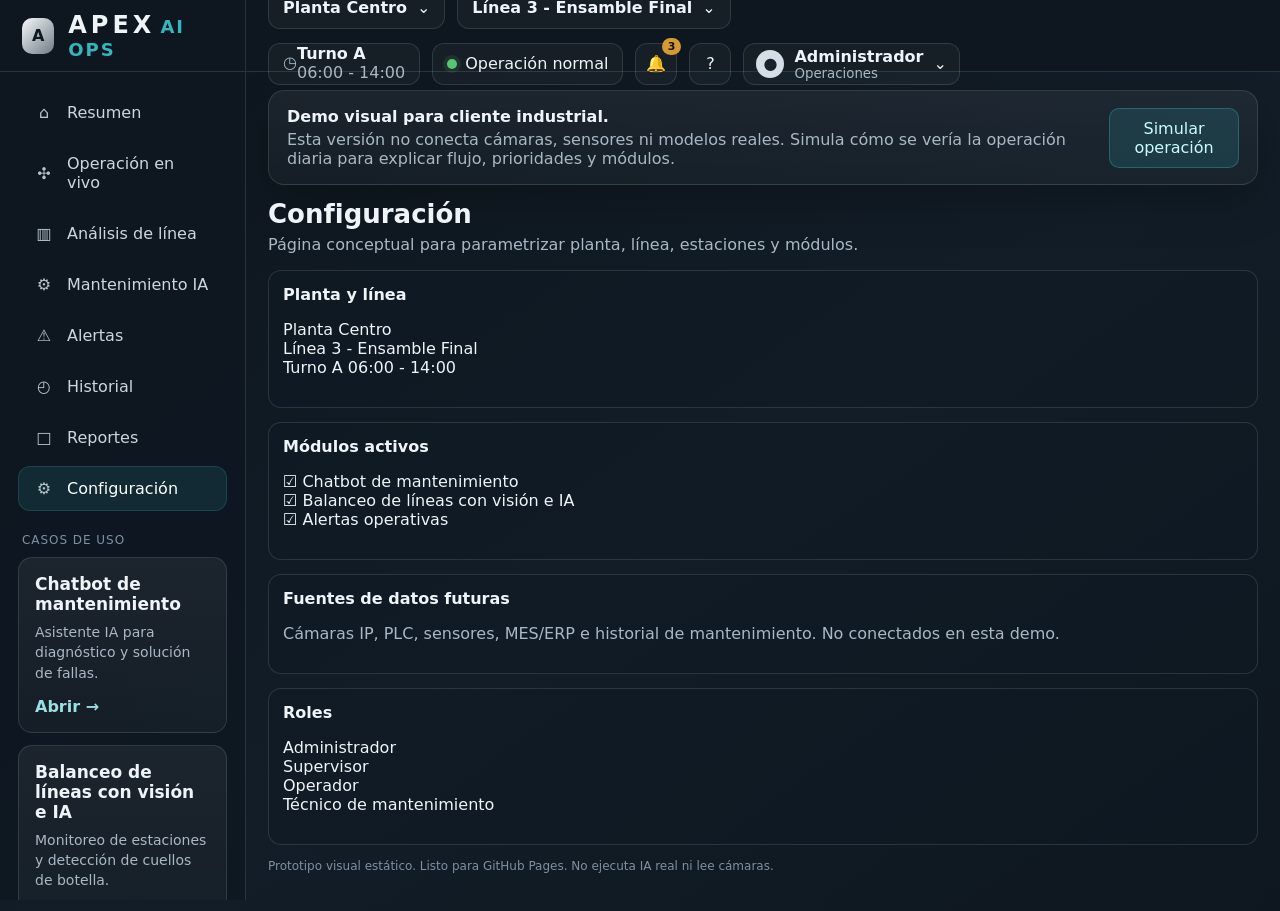
<file: configuracion.html>
<!doctype html><html lang="es"><head><meta charset="utf-8"><meta name="viewport" content="width=device-width,initial-scale=1"><title>Configuración | APEX AI OPS</title><style>
:root{
  --bg:#0f1720; --panel:#17212b; --panel2:#1b2733; --panel3:#22303c;
  --line:rgba(202,215,225,.14); --line2:rgba(202,215,225,.25);
  --text:#eef4f8; --muted:#a9b8c4; --soft:#7f90a0;
  --teal:#36b6bc; --green:#58c56f; --amber:#d49b34; --red:#df5d56; --blue:#5ca7d9;
  --shadow:0 18px 45px rgba(0,0,0,.22); --r:16px; --sidebar:288px; --top:72px;
  font-family:Inter,ui-sans-serif,system-ui,-apple-system,BlinkMacSystemFont,"Segoe UI",sans-serif;
}
*{box-sizing:border-box} html{background:var(--bg);color:var(--text)} body{margin:0;min-height:100vh;background:linear-gradient(145deg,#0d151d 0%,#121d27 55%,#0e171f 100%);color:var(--text)}
a{color:inherit;text-decoration:none} button,input,select{font:inherit} .app{min-height:100vh;display:grid;grid-template-columns:var(--sidebar) 1fr;grid-template-rows:var(--top) 1fr}.topbar{grid-column:1/3;display:flex;align-items:center;border-bottom:1px solid var(--line);background:rgba(15,23,32,.96);position:sticky;top:0;z-index:10}.brand{width:var(--sidebar);height:100%;display:flex;align-items:center;gap:14px;padding:0 22px;border-right:1px solid var(--line)}.brand-mark{width:36px;height:36px;border-radius:10px;background:linear-gradient(135deg,#f5f8fa,#6f7c86);color:#0f1720;display:grid;place-items:center;font-weight:900}.brand strong{font-size:24px;letter-spacing:4px}.brand span{font-size:18px;color:var(--teal);font-weight:800;letter-spacing:2px}.top-meta{flex:1;display:flex;align-items:center;justify-content:space-between;height:100%;gap:14px;padding:0 22px}.selectors,.status-area{display:flex;align-items:center;gap:12px}.selector,.shift,.user,.status-pill,.icon-btn{background:rgba(255,255,255,.035);border:1px solid var(--line);border-radius:12px;color:var(--text);min-height:42px;display:flex;align-items:center}.selector{padding:0 14px;gap:10px}.shift{padding:0 14px;color:var(--muted);line-height:1.15}.shift b{color:var(--text)}.status-pill{padding:0 14px;gap:8px}.dot{width:10px;height:10px;border-radius:99px;background:var(--green);box-shadow:0 0 0 4px rgba(88,197,111,.12)}.icon-btn{position:relative;justify-content:center;width:42px;cursor:pointer}.icon-btn:hover,.selector:hover{border-color:var(--line2);background:rgba(255,255,255,.055)}.badge{position:absolute;right:-5px;top:-6px;background:var(--amber);color:#1d1405;border-radius:99px;font-size:11px;font-weight:800;padding:2px 6px}.user{gap:10px;padding:0 12px}.avatar{width:28px;height:28px;border-radius:50%;background:#d5dee6;color:#18222c;display:grid;place-items:center}.user small{display:block;color:var(--muted)}.sidebar{border-right:1px solid var(--line);padding:18px 18px 20px;background:rgba(14,24,33,.86);position:sticky;top:var(--top);height:calc(100vh - var(--top));overflow:auto}.nav{display:flex;flex-direction:column;gap:6px}.nav a{display:flex;align-items:center;gap:12px;padding:12px 14px;border-radius:12px;color:#cbd7df;border:1px solid transparent}.nav a.active,.nav a:hover{background:rgba(54,182,188,.12);border-color:rgba(54,182,188,.2);color:#fff}.nav i{font-style:normal;width:22px;text-align:center;color:#b8c5ce}.section-title{margin:22px 4px 10px;color:var(--soft);font-size:12px;letter-spacing:.08em;text-transform:uppercase}.mini-card{background:linear-gradient(180deg,rgba(255,255,255,.06),rgba(255,255,255,.03));border:1px solid var(--line);border-radius:14px;padding:16px;margin-bottom:12px}.mini-card h3{margin:0 0 8px;font-size:17px}.mini-card p{margin:0 0 14px;color:var(--muted);font-size:14px;line-height:1.45}.mini-card .open{color:#9bdfe2;font-weight:700}.main{padding:18px 22px 26px;overflow:hidden}.banner,.card,.kpi{background:linear-gradient(180deg,rgba(255,255,255,.055),rgba(255,255,255,.026));border:1px solid var(--line);border-radius:var(--r);box-shadow:var(--shadow)}.banner{display:flex;justify-content:space-between;align-items:center;gap:18px;padding:16px 18px;margin-bottom:14px}.banner p{margin:4px 0 0;color:var(--muted)}.btn{border:1px solid var(--line2);background:#22313f;color:var(--text);border-radius:10px;padding:10px 14px;cursor:pointer}.btn.primary{background:rgba(54,182,188,.16);border-color:rgba(54,182,188,.34);color:#c9fbff}.btn.warn{background:rgba(212,155,52,.12);border-color:rgba(212,155,52,.35);color:#ffd98f}.btn:hover{filter:brightness(1.08)}.kpis{display:grid;grid-template-columns:repeat(5,minmax(0,1fr));gap:12px;margin-bottom:14px}.kpi{padding:14px 16px;min-height:128px}.kpi-title{color:#d5dee5;font-weight:700}.kpi-value{font-size:30px;font-weight:800;margin-top:4px}.good{color:var(--green)}.neutral{color:var(--blue)}.bad,.critical{color:var(--red)}.warn,.major{color:var(--amber)}.kpi small{display:block;color:var(--muted);margin:2px 0 10px}.spark{width:100%;height:32px}.grid-2{display:grid;grid-template-columns:minmax(420px,.95fr) minmax(520px,1.25fr);gap:14px}.card{padding:0;overflow:hidden}.card-head{min-height:52px;padding:0 16px;border-bottom:1px solid var(--line);display:flex;justify-content:space-between;align-items:center}.card-head h2{font-size:18px;margin:0}.online{font-size:12px;color:var(--muted);display:flex;align-items:center;gap:6px}.body{padding:14px 16px}.chat-layout{display:grid;grid-template-columns:1fr 210px;gap:12px}.bubble{border:1px solid var(--line);background:rgba(25,37,49,.76);border-radius:12px;padding:12px 14px;margin-bottom:12px;color:#dce6ec;line-height:1.5}.bubble.user{margin-left:45px;background:#223244}.bubble label{display:flex;justify-content:space-between;color:var(--muted);font-size:12px;margin-bottom:5px}.actions{border:1px solid var(--line);border-radius:12px;padding:12px;margin-top:12px}.action-row{display:grid;grid-template-columns:22px 1fr auto;align-items:center;gap:8px;padding:9px 0;border-bottom:1px solid rgba(255,255,255,.05)}.action-row:last-child{border-bottom:0}.check{width:16px;height:16px;border:1px solid var(--line2);border-radius:4px;display:grid;place-items:center;color:var(--green);font-size:12px}.chip{background:#263644;border:1px solid var(--line);border-radius:8px;padding:6px 8px;color:#cbd7df;font-size:12px}.sidebox{border:1px solid var(--line);border-radius:12px;overflow:hidden}.sidebox section{padding:12px;border-bottom:1px solid var(--line)}.sidebox section:last-child{border-bottom:0}.sidebox h4{margin:0 0 10px;font-size:14px}.resource,.history{display:flex;gap:8px;align-items:flex-start;color:#cbd7df;font-size:12px;margin-bottom:10px}.tag{font-size:11px;border-radius:999px;padding:3px 7px;background:rgba(88,197,111,.12);color:#8ee5a0;margin-left:auto}.input-row{display:flex;margin-top:12px;gap:8px}.input-row input{flex:1;background:#111c25;color:var(--text);border:1px solid var(--line);border-radius:10px;padding:12px}.tabs{display:flex;gap:8px;align-items:center;flex-wrap:wrap}.select-like{background:#111c25;border:1px solid var(--line);border-radius:8px;padding:9px 10px;color:#dbe4ea}.line-view{margin-top:12px;border:1px solid var(--line);border-radius:13px;overflow:hidden;background:linear-gradient(180deg,#1c2b37,#111a22)}.station-strip{height:138px;display:grid;grid-template-columns:repeat(8,1fr);gap:10px;padding:18px;background:radial-gradient(circle at 55% 0,rgba(92,167,217,.16),transparent 42%),linear-gradient(180deg,#203342,#15222d)}.station{position:relative;border:2px solid rgba(88,197,111,.7);border-radius:10px;background:rgba(88,197,111,.08);display:flex;align-items:center;justify-content:center;flex-direction:column;gap:4px}.station.warn{border-color:rgba(212,155,52,.86);background:rgba(212,155,52,.11)}.station.bad{border-color:rgba(223,93,86,.95);background:rgba(223,93,86,.15)}.station b{font-size:18px}.station small{color:var(--muted)}.station .alert-triangle{position:absolute;top:-18px;color:var(--red);font-size:20px}.bar-chart{padding:14px 10px 8px}.bars{height:130px;display:grid;grid-template-columns:repeat(8,1fr);gap:18px;align-items:end;border-bottom:1px solid var(--line2);position:relative;padding:0 14px}.target{position:absolute;left:0;right:0;bottom:70%;border-top:1px dashed rgba(212,155,52,.8);font-size:12px;color:var(--amber);text-align:right;padding-right:12px}.bar{border-radius:8px 8px 0 0;min-height:14px;background:linear-gradient(180deg,rgba(88,197,111,.88),rgba(88,197,111,.36));position:relative;text-align:center}.bar.warn{background:linear-gradient(180deg,rgba(212,155,52,.9),rgba(212,155,52,.35))}.bar.bad{background:linear-gradient(180deg,rgba(223,93,86,.95),rgba(223,93,86,.35))}.bar span{position:absolute;top:-23px;left:0;right:0;font-weight:800}.bar-labels{display:grid;grid-template-columns:repeat(8,1fr);gap:18px;padding:8px 14px 0;color:var(--muted);font-size:12px;text-align:center}.lower-3{display:grid;grid-template-columns:1.1fr .85fr .9fr;gap:12px;margin-top:12px}.inner{border:1px solid var(--line);border-radius:13px;padding:14px;background:rgba(16,27,36,.48)}.inner h3,.inner h4{margin:0 0 9px;font-size:16px}.big{font-size:30px;font-weight:850}.donut{width:104px;height:104px;border-radius:50%;background:conic-gradient(var(--green) 0 25%,var(--blue) 25% 75%,var(--red) 75% 100%);position:relative;flex:0 0 auto}.donut:after{content:"";position:absolute;inset:22px;background:#17212b;border-radius:50%}.legend{display:grid;gap:7px}.legend div{display:flex;align-items:center;gap:8px;color:#cbd7df;font-size:13px}.sq{width:10px;height:10px;border-radius:3px;background:var(--green)}.sq.blue{background:var(--blue)}.sq.red{background:var(--red)}.bottom-grid{display:grid;grid-template-columns:.9fr 1.2fr 1fr;gap:14px;margin-top:14px}.stats{display:grid;grid-template-columns:repeat(4,1fr);gap:10px}.stat{display:flex;align-items:center;gap:10px;color:var(--muted)}.stat b{display:block;color:var(--text);font-size:20px}.progress{width:42px;height:42px;border-radius:50%;background:conic-gradient(var(--teal) 0 78%,rgba(255,255,255,.1) 78% 100%)}.alert-list{display:grid;gap:9px}.alert-item{display:grid;grid-template-columns:78px 1fr auto;gap:8px;align-items:center;color:#d9e3ea;font-size:13px}.alert-item small{color:var(--muted)}.table{width:100%;border-collapse:separate;border-spacing:0 8px}.table th{font-size:12px;color:var(--muted);text-align:left;font-weight:600}.table td{background:rgba(255,255,255,.035);padding:11px;border-top:1px solid var(--line);border-bottom:1px solid var(--line)}.table td:first-child{border-left:1px solid var(--line);border-radius:10px 0 0 10px}.table td:last-child{border-right:1px solid var(--line);border-radius:0 10px 10px 0}.page-title{margin:0 0 12px;font-size:26px}.page-note{color:var(--muted);margin-top:-6px;margin-bottom:16px}.module-grid{display:grid;grid-template-columns:repeat(2,minmax(0,1fr));gap:14px}.operation-map{height:320px;border:1px solid var(--line);border-radius:14px;background:linear-gradient(135deg,#1f303d,#12202a);display:grid;grid-template-columns:repeat(4,1fr);gap:14px;padding:18px}.cell{border:1px solid var(--line2);border-radius:12px;display:grid;place-items:center;text-align:center;background:rgba(255,255,255,.035)}.cell.bad{border-color:rgba(223,93,86,.6);background:rgba(223,93,86,.12)}.notif-menu{display:none;position:absolute;right:88px;top:64px;width:360px;background:#17212b;border:1px solid var(--line2);border-radius:14px;padding:14px;box-shadow:var(--shadow);z-index:30}.notif-menu.open{display:block}.modal{display:none;position:fixed;inset:0;background:rgba(0,0,0,.5);z-index:50;align-items:center;justify-content:center;padding:20px}.modal.open{display:flex}.modal-card{width:min(560px,96vw);background:#17212b;border:1px solid var(--line2);border-radius:16px;box-shadow:var(--shadow);padding:18px}.modal-card header{display:flex;justify-content:space-between;align-items:center;margin-bottom:12px}.modal-card h3{margin:0}.footer-note{color:var(--soft);font-size:12px;margin-top:14px}.text-muted{color:var(--muted)}.only-mobile{display:none}
@media(max-width:1300px){:root{--sidebar:246px}.kpis{grid-template-columns:repeat(3,1fr)}.grid-2,.bottom-grid,.module-grid{grid-template-columns:1fr}.chat-layout{grid-template-columns:1fr}.sidebox{display:grid;grid-template-columns:1fr 1fr}.lower-3{grid-template-columns:1fr}.top-meta{align-items:flex-start;flex-direction:column;justify-content:center}.topbar{height:auto;min-height:var(--top)}}
@media(max-width:860px){.app{grid-template-columns:1fr;grid-template-rows:auto auto 1fr}.topbar{grid-column:1;flex-direction:column;align-items:stretch}.brand{width:100%;height:64px}.sidebar{position:relative;top:0;height:auto;grid-row:2}.main{grid-row:3}.kpis{grid-template-columns:1fr}.selectors,.status-area{flex-wrap:wrap}.station-strip{grid-template-columns:repeat(4,1fr);height:auto}.bars{gap:8px}.alert-item{grid-template-columns:1fr}.sidebox{display:block}.top-meta{padding:12px}.only-mobile{display:block}}
</style></head><body><div class="app"><header class="topbar"><a class="brand" href="index.html"><div class="brand-mark">A</div><div><strong>APEX</strong> <span>AI OPS</span></div></a><div class="top-meta"><div class="selectors"><div class="selector"><b>Planta Centro</b>⌄</div><div class="selector"><b>Línea 3 - Ensamble Final</b>⌄</div></div><div class="status-area"><div class="shift">◷ <span><b>Turno A</b><br>06:00 - 14:00</span></div><div class="status-pill"><span class="dot" data-status-dot></span><span data-status-text>Operación normal</span></div><button class="icon-btn" data-toggle-notif>🔔<span class="badge">3</span></button><button class="icon-btn">?</button><div class="user"><div class="avatar">●</div><div><b>Administrador</b><small>Operaciones</small></div>⌄</div></div></div><div class="notif-menu"><h3 style="margin-top:0">Notificaciones</h3><div class="alert-list" data-notif></div></div></header><aside class="sidebar"><nav class="nav"><a class="" href="index.html"><i>⌂</i><span>Resumen</span></a><a class="" href="operacion.html"><i>✣</i><span>Operación en vivo</span></a><a class="" href="balanceo.html"><i>▥</i><span>Análisis de línea</span></a><a class="" href="mantenimiento.html"><i>⚙</i><span>Mantenimiento IA</span></a><a class="" href="alertas.html"><i>⚠</i><span>Alertas</span></a><a class="" href="historial.html"><i>◴</i><span>Historial</span></a><a class="" href="reportes.html"><i>□</i><span>Reportes</span></a><a class="active" href="configuracion.html"><i>⚙</i><span>Configuración</span></a></nav><div class="section-title">Casos de uso</div><div class="mini-card"><h3>Chatbot de mantenimiento</h3><p>Asistente IA para diagnóstico y solución de fallas.</p><a class="open" href="mantenimiento.html">Abrir →</a></div><div class="mini-card"><h3>Balanceo de líneas con visión e IA</h3><p>Monitoreo de estaciones y detección de cuellos de botella.</p><a class="open" href="balanceo.html">Abrir →</a></div></aside><main class="main"><section class="banner"><div><strong>Demo visual para cliente industrial.</strong><p>Esta versión no conecta cámaras, sensores ni modelos reales. Simula cómo se vería la operación diaria para explicar flujo, prioridades y módulos.</p></div><button class="btn primary" data-demo>Simular operación</button></section><h1 class="page-title">Configuración</h1><p class="page-note">Página conceptual para parametrizar planta, línea, estaciones y módulos.</p><section class="module-grid"><article class="inner"><h3>Planta y línea</h3><p>Planta Centro<br>Línea 3 - Ensamble Final<br>Turno A 06:00 - 14:00</p></article><article class="inner"><h3>Módulos activos</h3><p>☑ Chatbot de mantenimiento<br>☑ Balanceo de líneas con visión e IA<br>☑ Alertas operativas</p></article><article class="inner"><h3>Fuentes de datos futuras</h3><p class="text-muted">Cámaras IP, PLC, sensores, MES/ERP e historial de mantenimiento. No conectados en esta demo.</p></article><article class="inner"><h3>Roles</h3><p>Administrador<br>Supervisor<br>Operador<br>Técnico de mantenimiento</p></article></section><p class="footer-note">Prototipo visual estático. Listo para GitHub Pages. No ejecuta IA real ni lee cámaras.</p></main></div><div class="modal"><div class="modal-card"><header><h3>Recomendaciones para estación 05</h3><button class="icon-btn" data-close-modal>×</button></header><p class="text-muted">En producción se generarían con datos de visión, tiempos de ciclo, historial de paros y reglas del proceso.</p><ul><li>Revisar asignación de operador.</li><li>Reducir carga de estación 05.</li><li>Validar herramienta de atornillado.</li><li>Revisar microparos de los últimos 15 minutos.</li></ul></div></div><script>
(function(){
  const $=(s,r=document)=>r.querySelector(s); const $$=(s,r=document)=>Array.from(r.querySelectorAll(s));
  const alerts=[
    ['Crítica','Prensa #12 - Vibración alta en motor','Hace 5 min','critical'],
    ['Mayor','Transportador #3 - Atasco detectado','Hace 12 min','major'],
    ['Mayor','Soldadora #7 - Temperatura elevada','Hace 24 min','major']
  ];
  const notif=$('[data-notif]'); if(notif){ notif.innerHTML=alerts.map(a=>`<div class="alert-item"><b class="${a[3]}">${a[0]}</b><span>${a[1]}</span><small>${a[2]}</small></div>`).join(''); }
  const nbtn=$('[data-toggle-notif]'), menu=$('.notif-menu'); if(nbtn&&menu){nbtn.addEventListener('click',()=>menu.classList.toggle('open'));}
  $$('[data-mode]').forEach(btn=>btn.addEventListener('click',()=>{$$('[data-mode]').forEach(b=>b.classList.remove('primary'));btn.classList.add('primary');const label=$('[data-mode-label]'); if(label) label.textContent=btn.dataset.mode==='heat'?'Mapa de calor activo':'Vista de línea activa';}));
  const modal=$('.modal'); $$('[data-open-modal]').forEach(b=>b.addEventListener('click',()=>modal&&modal.classList.add('open'))); $$('[data-close-modal]').forEach(b=>b.addEventListener('click',()=>modal&&modal.classList.remove('open')));
  const form=$('[data-chat-form]'); if(form){form.addEventListener('submit',e=>{e.preventDefault(); const input=$('[data-chat-input]'); const log=$('[data-chat-log]'); if(!input||!log||!input.value.trim())return; const msg=input.value.trim(); const div=document.createElement('div'); div.className='bubble user'; div.innerHTML=`<label><span>Técnico</span><span>Ahora</span></label>${msg}`; log.appendChild(div); input.value=''; setTimeout(()=>{const ans=document.createElement('div'); ans.className='bubble'; ans.innerHTML='<label><span>Asistente IA</span><span>Ahora</span></label>Mensaje recibido. En esta demo la respuesta es simulada; en producción se conectaría al backend de IA y al historial de mantenimiento.'; log.appendChild(ans);},250);});}
  const demo=$('[data-demo]'); if(demo){demo.addEventListener('click',()=>{const status=$('[data-status-text]'); const dot=$('[data-status-dot]'); if(status)status.textContent='Evento simulado: revisar estación 05'; if(dot)dot.style.background='var(--amber)'; alert('Demo visual: se simula una condición de sobrecarga en estación 05. No hay conexión real a cámaras, sensores ni modelos de IA.');});}
})();
</script></body></html>
</file>
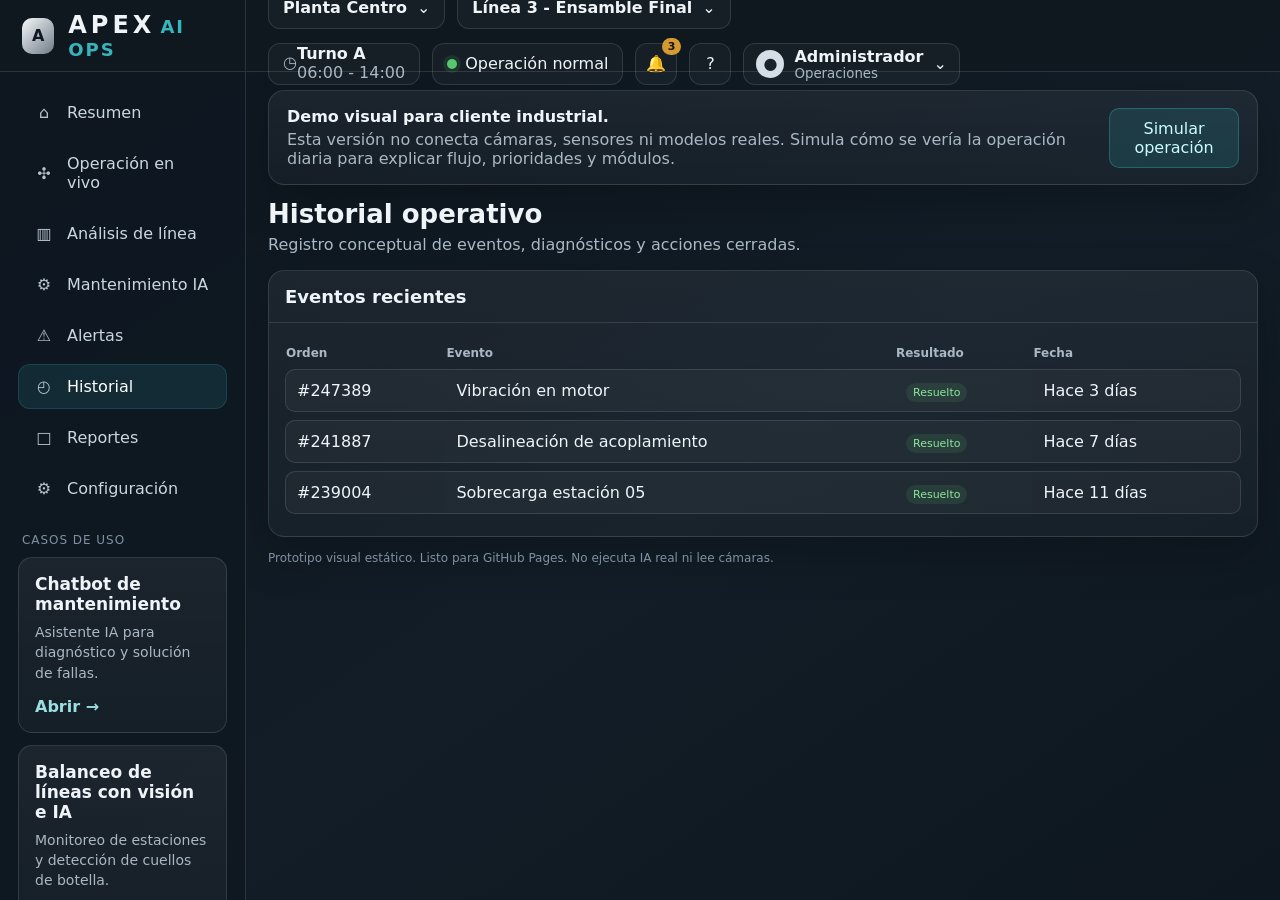
<file: historial.html>
<!doctype html><html lang="es"><head><meta charset="utf-8"><meta name="viewport" content="width=device-width,initial-scale=1"><title>Historial | APEX AI OPS</title><style>
:root{
  --bg:#0f1720; --panel:#17212b; --panel2:#1b2733; --panel3:#22303c;
  --line:rgba(202,215,225,.14); --line2:rgba(202,215,225,.25);
  --text:#eef4f8; --muted:#a9b8c4; --soft:#7f90a0;
  --teal:#36b6bc; --green:#58c56f; --amber:#d49b34; --red:#df5d56; --blue:#5ca7d9;
  --shadow:0 18px 45px rgba(0,0,0,.22); --r:16px; --sidebar:288px; --top:72px;
  font-family:Inter,ui-sans-serif,system-ui,-apple-system,BlinkMacSystemFont,"Segoe UI",sans-serif;
}
*{box-sizing:border-box} html{background:var(--bg);color:var(--text)} body{margin:0;min-height:100vh;background:linear-gradient(145deg,#0d151d 0%,#121d27 55%,#0e171f 100%);color:var(--text)}
a{color:inherit;text-decoration:none} button,input,select{font:inherit} .app{min-height:100vh;display:grid;grid-template-columns:var(--sidebar) 1fr;grid-template-rows:var(--top) 1fr}.topbar{grid-column:1/3;display:flex;align-items:center;border-bottom:1px solid var(--line);background:rgba(15,23,32,.96);position:sticky;top:0;z-index:10}.brand{width:var(--sidebar);height:100%;display:flex;align-items:center;gap:14px;padding:0 22px;border-right:1px solid var(--line)}.brand-mark{width:36px;height:36px;border-radius:10px;background:linear-gradient(135deg,#f5f8fa,#6f7c86);color:#0f1720;display:grid;place-items:center;font-weight:900}.brand strong{font-size:24px;letter-spacing:4px}.brand span{font-size:18px;color:var(--teal);font-weight:800;letter-spacing:2px}.top-meta{flex:1;display:flex;align-items:center;justify-content:space-between;height:100%;gap:14px;padding:0 22px}.selectors,.status-area{display:flex;align-items:center;gap:12px}.selector,.shift,.user,.status-pill,.icon-btn{background:rgba(255,255,255,.035);border:1px solid var(--line);border-radius:12px;color:var(--text);min-height:42px;display:flex;align-items:center}.selector{padding:0 14px;gap:10px}.shift{padding:0 14px;color:var(--muted);line-height:1.15}.shift b{color:var(--text)}.status-pill{padding:0 14px;gap:8px}.dot{width:10px;height:10px;border-radius:99px;background:var(--green);box-shadow:0 0 0 4px rgba(88,197,111,.12)}.icon-btn{position:relative;justify-content:center;width:42px;cursor:pointer}.icon-btn:hover,.selector:hover{border-color:var(--line2);background:rgba(255,255,255,.055)}.badge{position:absolute;right:-5px;top:-6px;background:var(--amber);color:#1d1405;border-radius:99px;font-size:11px;font-weight:800;padding:2px 6px}.user{gap:10px;padding:0 12px}.avatar{width:28px;height:28px;border-radius:50%;background:#d5dee6;color:#18222c;display:grid;place-items:center}.user small{display:block;color:var(--muted)}.sidebar{border-right:1px solid var(--line);padding:18px 18px 20px;background:rgba(14,24,33,.86);position:sticky;top:var(--top);height:calc(100vh - var(--top));overflow:auto}.nav{display:flex;flex-direction:column;gap:6px}.nav a{display:flex;align-items:center;gap:12px;padding:12px 14px;border-radius:12px;color:#cbd7df;border:1px solid transparent}.nav a.active,.nav a:hover{background:rgba(54,182,188,.12);border-color:rgba(54,182,188,.2);color:#fff}.nav i{font-style:normal;width:22px;text-align:center;color:#b8c5ce}.section-title{margin:22px 4px 10px;color:var(--soft);font-size:12px;letter-spacing:.08em;text-transform:uppercase}.mini-card{background:linear-gradient(180deg,rgba(255,255,255,.06),rgba(255,255,255,.03));border:1px solid var(--line);border-radius:14px;padding:16px;margin-bottom:12px}.mini-card h3{margin:0 0 8px;font-size:17px}.mini-card p{margin:0 0 14px;color:var(--muted);font-size:14px;line-height:1.45}.mini-card .open{color:#9bdfe2;font-weight:700}.main{padding:18px 22px 26px;overflow:hidden}.banner,.card,.kpi{background:linear-gradient(180deg,rgba(255,255,255,.055),rgba(255,255,255,.026));border:1px solid var(--line);border-radius:var(--r);box-shadow:var(--shadow)}.banner{display:flex;justify-content:space-between;align-items:center;gap:18px;padding:16px 18px;margin-bottom:14px}.banner p{margin:4px 0 0;color:var(--muted)}.btn{border:1px solid var(--line2);background:#22313f;color:var(--text);border-radius:10px;padding:10px 14px;cursor:pointer}.btn.primary{background:rgba(54,182,188,.16);border-color:rgba(54,182,188,.34);color:#c9fbff}.btn.warn{background:rgba(212,155,52,.12);border-color:rgba(212,155,52,.35);color:#ffd98f}.btn:hover{filter:brightness(1.08)}.kpis{display:grid;grid-template-columns:repeat(5,minmax(0,1fr));gap:12px;margin-bottom:14px}.kpi{padding:14px 16px;min-height:128px}.kpi-title{color:#d5dee5;font-weight:700}.kpi-value{font-size:30px;font-weight:800;margin-top:4px}.good{color:var(--green)}.neutral{color:var(--blue)}.bad,.critical{color:var(--red)}.warn,.major{color:var(--amber)}.kpi small{display:block;color:var(--muted);margin:2px 0 10px}.spark{width:100%;height:32px}.grid-2{display:grid;grid-template-columns:minmax(420px,.95fr) minmax(520px,1.25fr);gap:14px}.card{padding:0;overflow:hidden}.card-head{min-height:52px;padding:0 16px;border-bottom:1px solid var(--line);display:flex;justify-content:space-between;align-items:center}.card-head h2{font-size:18px;margin:0}.online{font-size:12px;color:var(--muted);display:flex;align-items:center;gap:6px}.body{padding:14px 16px}.chat-layout{display:grid;grid-template-columns:1fr 210px;gap:12px}.bubble{border:1px solid var(--line);background:rgba(25,37,49,.76);border-radius:12px;padding:12px 14px;margin-bottom:12px;color:#dce6ec;line-height:1.5}.bubble.user{margin-left:45px;background:#223244}.bubble label{display:flex;justify-content:space-between;color:var(--muted);font-size:12px;margin-bottom:5px}.actions{border:1px solid var(--line);border-radius:12px;padding:12px;margin-top:12px}.action-row{display:grid;grid-template-columns:22px 1fr auto;align-items:center;gap:8px;padding:9px 0;border-bottom:1px solid rgba(255,255,255,.05)}.action-row:last-child{border-bottom:0}.check{width:16px;height:16px;border:1px solid var(--line2);border-radius:4px;display:grid;place-items:center;color:var(--green);font-size:12px}.chip{background:#263644;border:1px solid var(--line);border-radius:8px;padding:6px 8px;color:#cbd7df;font-size:12px}.sidebox{border:1px solid var(--line);border-radius:12px;overflow:hidden}.sidebox section{padding:12px;border-bottom:1px solid var(--line)}.sidebox section:last-child{border-bottom:0}.sidebox h4{margin:0 0 10px;font-size:14px}.resource,.history{display:flex;gap:8px;align-items:flex-start;color:#cbd7df;font-size:12px;margin-bottom:10px}.tag{font-size:11px;border-radius:999px;padding:3px 7px;background:rgba(88,197,111,.12);color:#8ee5a0;margin-left:auto}.input-row{display:flex;margin-top:12px;gap:8px}.input-row input{flex:1;background:#111c25;color:var(--text);border:1px solid var(--line);border-radius:10px;padding:12px}.tabs{display:flex;gap:8px;align-items:center;flex-wrap:wrap}.select-like{background:#111c25;border:1px solid var(--line);border-radius:8px;padding:9px 10px;color:#dbe4ea}.line-view{margin-top:12px;border:1px solid var(--line);border-radius:13px;overflow:hidden;background:linear-gradient(180deg,#1c2b37,#111a22)}.station-strip{height:138px;display:grid;grid-template-columns:repeat(8,1fr);gap:10px;padding:18px;background:radial-gradient(circle at 55% 0,rgba(92,167,217,.16),transparent 42%),linear-gradient(180deg,#203342,#15222d)}.station{position:relative;border:2px solid rgba(88,197,111,.7);border-radius:10px;background:rgba(88,197,111,.08);display:flex;align-items:center;justify-content:center;flex-direction:column;gap:4px}.station.warn{border-color:rgba(212,155,52,.86);background:rgba(212,155,52,.11)}.station.bad{border-color:rgba(223,93,86,.95);background:rgba(223,93,86,.15)}.station b{font-size:18px}.station small{color:var(--muted)}.station .alert-triangle{position:absolute;top:-18px;color:var(--red);font-size:20px}.bar-chart{padding:14px 10px 8px}.bars{height:130px;display:grid;grid-template-columns:repeat(8,1fr);gap:18px;align-items:end;border-bottom:1px solid var(--line2);position:relative;padding:0 14px}.target{position:absolute;left:0;right:0;bottom:70%;border-top:1px dashed rgba(212,155,52,.8);font-size:12px;color:var(--amber);text-align:right;padding-right:12px}.bar{border-radius:8px 8px 0 0;min-height:14px;background:linear-gradient(180deg,rgba(88,197,111,.88),rgba(88,197,111,.36));position:relative;text-align:center}.bar.warn{background:linear-gradient(180deg,rgba(212,155,52,.9),rgba(212,155,52,.35))}.bar.bad{background:linear-gradient(180deg,rgba(223,93,86,.95),rgba(223,93,86,.35))}.bar span{position:absolute;top:-23px;left:0;right:0;font-weight:800}.bar-labels{display:grid;grid-template-columns:repeat(8,1fr);gap:18px;padding:8px 14px 0;color:var(--muted);font-size:12px;text-align:center}.lower-3{display:grid;grid-template-columns:1.1fr .85fr .9fr;gap:12px;margin-top:12px}.inner{border:1px solid var(--line);border-radius:13px;padding:14px;background:rgba(16,27,36,.48)}.inner h3,.inner h4{margin:0 0 9px;font-size:16px}.big{font-size:30px;font-weight:850}.donut{width:104px;height:104px;border-radius:50%;background:conic-gradient(var(--green) 0 25%,var(--blue) 25% 75%,var(--red) 75% 100%);position:relative;flex:0 0 auto}.donut:after{content:"";position:absolute;inset:22px;background:#17212b;border-radius:50%}.legend{display:grid;gap:7px}.legend div{display:flex;align-items:center;gap:8px;color:#cbd7df;font-size:13px}.sq{width:10px;height:10px;border-radius:3px;background:var(--green)}.sq.blue{background:var(--blue)}.sq.red{background:var(--red)}.bottom-grid{display:grid;grid-template-columns:.9fr 1.2fr 1fr;gap:14px;margin-top:14px}.stats{display:grid;grid-template-columns:repeat(4,1fr);gap:10px}.stat{display:flex;align-items:center;gap:10px;color:var(--muted)}.stat b{display:block;color:var(--text);font-size:20px}.progress{width:42px;height:42px;border-radius:50%;background:conic-gradient(var(--teal) 0 78%,rgba(255,255,255,.1) 78% 100%)}.alert-list{display:grid;gap:9px}.alert-item{display:grid;grid-template-columns:78px 1fr auto;gap:8px;align-items:center;color:#d9e3ea;font-size:13px}.alert-item small{color:var(--muted)}.table{width:100%;border-collapse:separate;border-spacing:0 8px}.table th{font-size:12px;color:var(--muted);text-align:left;font-weight:600}.table td{background:rgba(255,255,255,.035);padding:11px;border-top:1px solid var(--line);border-bottom:1px solid var(--line)}.table td:first-child{border-left:1px solid var(--line);border-radius:10px 0 0 10px}.table td:last-child{border-right:1px solid var(--line);border-radius:0 10px 10px 0}.page-title{margin:0 0 12px;font-size:26px}.page-note{color:var(--muted);margin-top:-6px;margin-bottom:16px}.module-grid{display:grid;grid-template-columns:repeat(2,minmax(0,1fr));gap:14px}.operation-map{height:320px;border:1px solid var(--line);border-radius:14px;background:linear-gradient(135deg,#1f303d,#12202a);display:grid;grid-template-columns:repeat(4,1fr);gap:14px;padding:18px}.cell{border:1px solid var(--line2);border-radius:12px;display:grid;place-items:center;text-align:center;background:rgba(255,255,255,.035)}.cell.bad{border-color:rgba(223,93,86,.6);background:rgba(223,93,86,.12)}.notif-menu{display:none;position:absolute;right:88px;top:64px;width:360px;background:#17212b;border:1px solid var(--line2);border-radius:14px;padding:14px;box-shadow:var(--shadow);z-index:30}.notif-menu.open{display:block}.modal{display:none;position:fixed;inset:0;background:rgba(0,0,0,.5);z-index:50;align-items:center;justify-content:center;padding:20px}.modal.open{display:flex}.modal-card{width:min(560px,96vw);background:#17212b;border:1px solid var(--line2);border-radius:16px;box-shadow:var(--shadow);padding:18px}.modal-card header{display:flex;justify-content:space-between;align-items:center;margin-bottom:12px}.modal-card h3{margin:0}.footer-note{color:var(--soft);font-size:12px;margin-top:14px}.text-muted{color:var(--muted)}.only-mobile{display:none}
@media(max-width:1300px){:root{--sidebar:246px}.kpis{grid-template-columns:repeat(3,1fr)}.grid-2,.bottom-grid,.module-grid{grid-template-columns:1fr}.chat-layout{grid-template-columns:1fr}.sidebox{display:grid;grid-template-columns:1fr 1fr}.lower-3{grid-template-columns:1fr}.top-meta{align-items:flex-start;flex-direction:column;justify-content:center}.topbar{height:auto;min-height:var(--top)}}
@media(max-width:860px){.app{grid-template-columns:1fr;grid-template-rows:auto auto 1fr}.topbar{grid-column:1;flex-direction:column;align-items:stretch}.brand{width:100%;height:64px}.sidebar{position:relative;top:0;height:auto;grid-row:2}.main{grid-row:3}.kpis{grid-template-columns:1fr}.selectors,.status-area{flex-wrap:wrap}.station-strip{grid-template-columns:repeat(4,1fr);height:auto}.bars{gap:8px}.alert-item{grid-template-columns:1fr}.sidebox{display:block}.top-meta{padding:12px}.only-mobile{display:block}}
</style></head><body><div class="app"><header class="topbar"><a class="brand" href="index.html"><div class="brand-mark">A</div><div><strong>APEX</strong> <span>AI OPS</span></div></a><div class="top-meta"><div class="selectors"><div class="selector"><b>Planta Centro</b>⌄</div><div class="selector"><b>Línea 3 - Ensamble Final</b>⌄</div></div><div class="status-area"><div class="shift">◷ <span><b>Turno A</b><br>06:00 - 14:00</span></div><div class="status-pill"><span class="dot" data-status-dot></span><span data-status-text>Operación normal</span></div><button class="icon-btn" data-toggle-notif>🔔<span class="badge">3</span></button><button class="icon-btn">?</button><div class="user"><div class="avatar">●</div><div><b>Administrador</b><small>Operaciones</small></div>⌄</div></div></div><div class="notif-menu"><h3 style="margin-top:0">Notificaciones</h3><div class="alert-list" data-notif></div></div></header><aside class="sidebar"><nav class="nav"><a class="" href="index.html"><i>⌂</i><span>Resumen</span></a><a class="" href="operacion.html"><i>✣</i><span>Operación en vivo</span></a><a class="" href="balanceo.html"><i>▥</i><span>Análisis de línea</span></a><a class="" href="mantenimiento.html"><i>⚙</i><span>Mantenimiento IA</span></a><a class="" href="alertas.html"><i>⚠</i><span>Alertas</span></a><a class="active" href="historial.html"><i>◴</i><span>Historial</span></a><a class="" href="reportes.html"><i>□</i><span>Reportes</span></a><a class="" href="configuracion.html"><i>⚙</i><span>Configuración</span></a></nav><div class="section-title">Casos de uso</div><div class="mini-card"><h3>Chatbot de mantenimiento</h3><p>Asistente IA para diagnóstico y solución de fallas.</p><a class="open" href="mantenimiento.html">Abrir →</a></div><div class="mini-card"><h3>Balanceo de líneas con visión e IA</h3><p>Monitoreo de estaciones y detección de cuellos de botella.</p><a class="open" href="balanceo.html">Abrir →</a></div></aside><main class="main"><section class="banner"><div><strong>Demo visual para cliente industrial.</strong><p>Esta versión no conecta cámaras, sensores ni modelos reales. Simula cómo se vería la operación diaria para explicar flujo, prioridades y módulos.</p></div><button class="btn primary" data-demo>Simular operación</button></section><h1 class="page-title">Historial operativo</h1><p class="page-note">Registro conceptual de eventos, diagnósticos y acciones cerradas.</p><section class="card"><header class="card-head"><h2>Eventos recientes</h2></header><div class="body"><table class="table"><thead><tr><th>Orden</th><th>Evento</th><th>Resultado</th><th>Fecha</th></tr></thead><tbody><tr><td>#247389</td><td>Vibración en motor</td><td><span class="tag">Resuelto</span></td><td>Hace 3 días</td></tr><tr><td>#241887</td><td>Desalineación de acoplamiento</td><td><span class="tag">Resuelto</span></td><td>Hace 7 días</td></tr><tr><td>#239004</td><td>Sobrecarga estación 05</td><td><span class="tag">Resuelto</span></td><td>Hace 11 días</td></tr></tbody></table></div></section><p class="footer-note">Prototipo visual estático. Listo para GitHub Pages. No ejecuta IA real ni lee cámaras.</p></main></div><div class="modal"><div class="modal-card"><header><h3>Recomendaciones para estación 05</h3><button class="icon-btn" data-close-modal>×</button></header><p class="text-muted">En producción se generarían con datos de visión, tiempos de ciclo, historial de paros y reglas del proceso.</p><ul><li>Revisar asignación de operador.</li><li>Reducir carga de estación 05.</li><li>Validar herramienta de atornillado.</li><li>Revisar microparos de los últimos 15 minutos.</li></ul></div></div><script>
(function(){
  const $=(s,r=document)=>r.querySelector(s); const $$=(s,r=document)=>Array.from(r.querySelectorAll(s));
  const alerts=[
    ['Crítica','Prensa #12 - Vibración alta en motor','Hace 5 min','critical'],
    ['Mayor','Transportador #3 - Atasco detectado','Hace 12 min','major'],
    ['Mayor','Soldadora #7 - Temperatura elevada','Hace 24 min','major']
  ];
  const notif=$('[data-notif]'); if(notif){ notif.innerHTML=alerts.map(a=>`<div class="alert-item"><b class="${a[3]}">${a[0]}</b><span>${a[1]}</span><small>${a[2]}</small></div>`).join(''); }
  const nbtn=$('[data-toggle-notif]'), menu=$('.notif-menu'); if(nbtn&&menu){nbtn.addEventListener('click',()=>menu.classList.toggle('open'));}
  $$('[data-mode]').forEach(btn=>btn.addEventListener('click',()=>{$$('[data-mode]').forEach(b=>b.classList.remove('primary'));btn.classList.add('primary');const label=$('[data-mode-label]'); if(label) label.textContent=btn.dataset.mode==='heat'?'Mapa de calor activo':'Vista de línea activa';}));
  const modal=$('.modal'); $$('[data-open-modal]').forEach(b=>b.addEventListener('click',()=>modal&&modal.classList.add('open'))); $$('[data-close-modal]').forEach(b=>b.addEventListener('click',()=>modal&&modal.classList.remove('open')));
  const form=$('[data-chat-form]'); if(form){form.addEventListener('submit',e=>{e.preventDefault(); const input=$('[data-chat-input]'); const log=$('[data-chat-log]'); if(!input||!log||!input.value.trim())return; const msg=input.value.trim(); const div=document.createElement('div'); div.className='bubble user'; div.innerHTML=`<label><span>Técnico</span><span>Ahora</span></label>${msg}`; log.appendChild(div); input.value=''; setTimeout(()=>{const ans=document.createElement('div'); ans.className='bubble'; ans.innerHTML='<label><span>Asistente IA</span><span>Ahora</span></label>Mensaje recibido. En esta demo la respuesta es simulada; en producción se conectaría al backend de IA y al historial de mantenimiento.'; log.appendChild(ans);},250);});}
  const demo=$('[data-demo]'); if(demo){demo.addEventListener('click',()=>{const status=$('[data-status-text]'); const dot=$('[data-status-dot]'); if(status)status.textContent='Evento simulado: revisar estación 05'; if(dot)dot.style.background='var(--amber)'; alert('Demo visual: se simula una condición de sobrecarga en estación 05. No hay conexión real a cámaras, sensores ni modelos de IA.');});}
})();
</script></body></html>
</file>
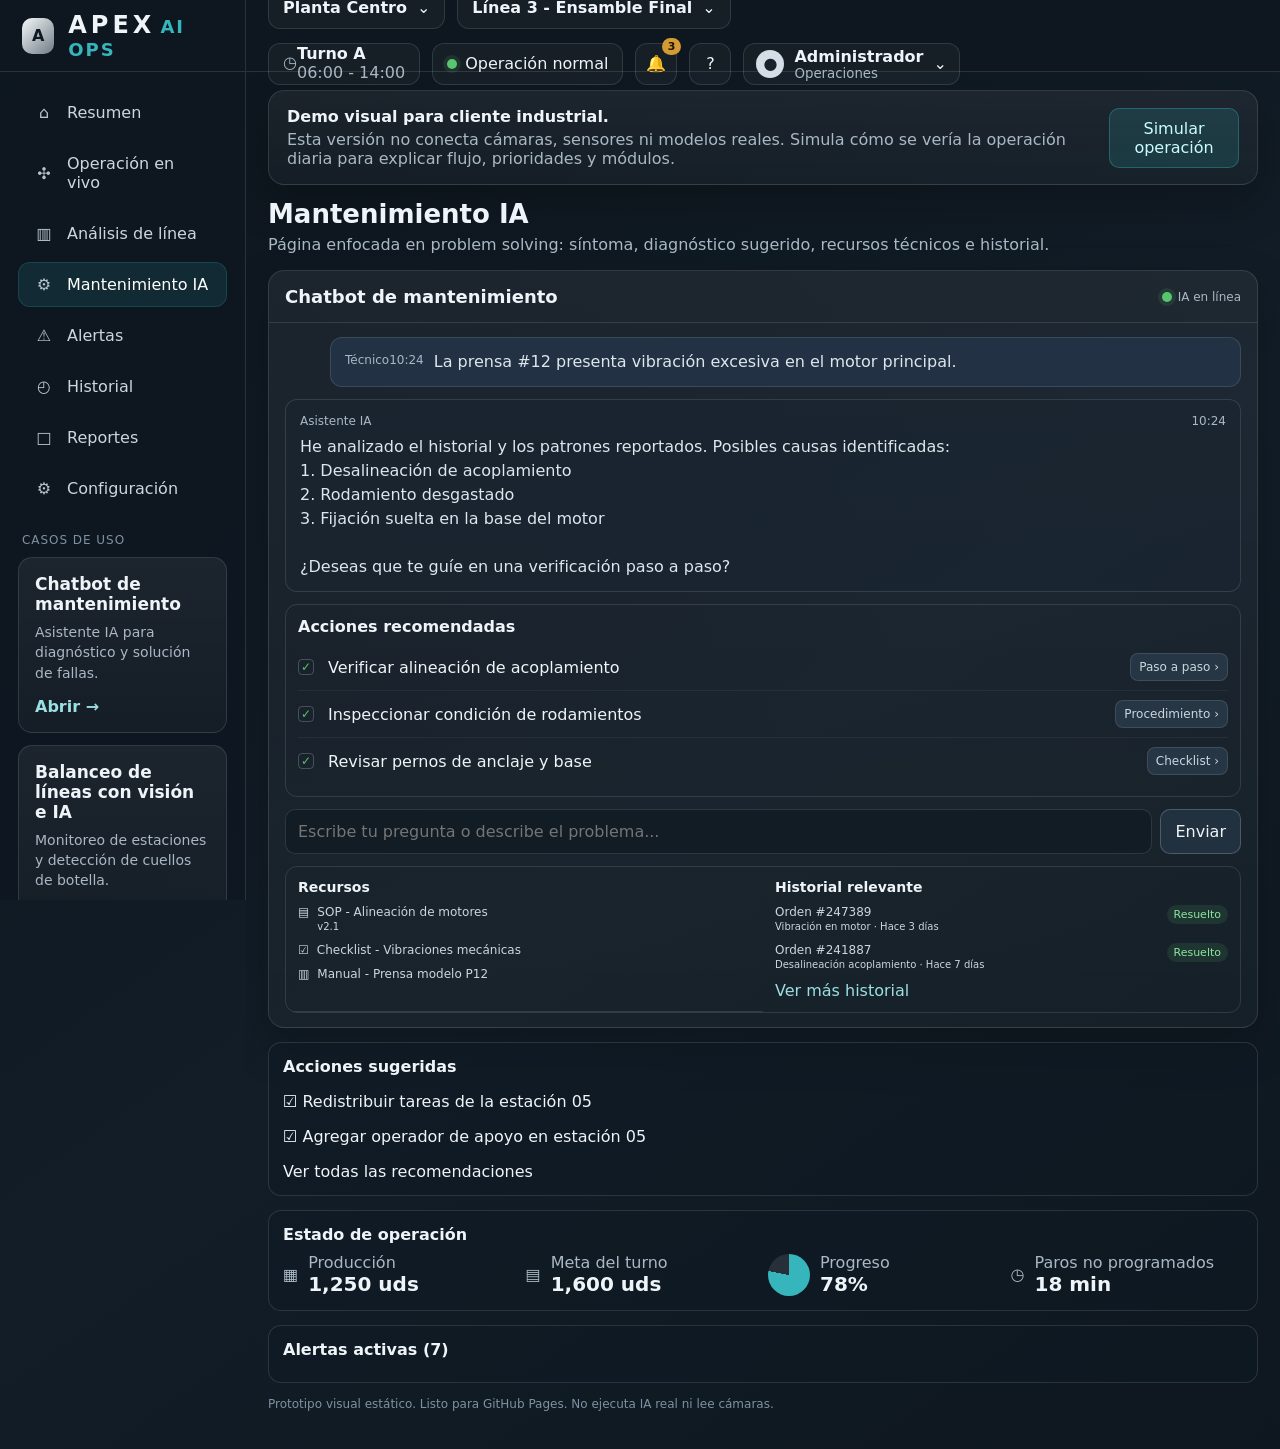
<file: mantenimiento.html>
<!doctype html><html lang="es"><head><meta charset="utf-8"><meta name="viewport" content="width=device-width,initial-scale=1"><title>Mantenimiento IA | APEX AI OPS</title><style>
:root{
  --bg:#0f1720; --panel:#17212b; --panel2:#1b2733; --panel3:#22303c;
  --line:rgba(202,215,225,.14); --line2:rgba(202,215,225,.25);
  --text:#eef4f8; --muted:#a9b8c4; --soft:#7f90a0;
  --teal:#36b6bc; --green:#58c56f; --amber:#d49b34; --red:#df5d56; --blue:#5ca7d9;
  --shadow:0 18px 45px rgba(0,0,0,.22); --r:16px; --sidebar:288px; --top:72px;
  font-family:Inter,ui-sans-serif,system-ui,-apple-system,BlinkMacSystemFont,"Segoe UI",sans-serif;
}
*{box-sizing:border-box} html{background:var(--bg);color:var(--text)} body{margin:0;min-height:100vh;background:linear-gradient(145deg,#0d151d 0%,#121d27 55%,#0e171f 100%);color:var(--text)}
a{color:inherit;text-decoration:none} button,input,select{font:inherit} .app{min-height:100vh;display:grid;grid-template-columns:var(--sidebar) 1fr;grid-template-rows:var(--top) 1fr}.topbar{grid-column:1/3;display:flex;align-items:center;border-bottom:1px solid var(--line);background:rgba(15,23,32,.96);position:sticky;top:0;z-index:10}.brand{width:var(--sidebar);height:100%;display:flex;align-items:center;gap:14px;padding:0 22px;border-right:1px solid var(--line)}.brand-mark{width:36px;height:36px;border-radius:10px;background:linear-gradient(135deg,#f5f8fa,#6f7c86);color:#0f1720;display:grid;place-items:center;font-weight:900}.brand strong{font-size:24px;letter-spacing:4px}.brand span{font-size:18px;color:var(--teal);font-weight:800;letter-spacing:2px}.top-meta{flex:1;display:flex;align-items:center;justify-content:space-between;height:100%;gap:14px;padding:0 22px}.selectors,.status-area{display:flex;align-items:center;gap:12px}.selector,.shift,.user,.status-pill,.icon-btn{background:rgba(255,255,255,.035);border:1px solid var(--line);border-radius:12px;color:var(--text);min-height:42px;display:flex;align-items:center}.selector{padding:0 14px;gap:10px}.shift{padding:0 14px;color:var(--muted);line-height:1.15}.shift b{color:var(--text)}.status-pill{padding:0 14px;gap:8px}.dot{width:10px;height:10px;border-radius:99px;background:var(--green);box-shadow:0 0 0 4px rgba(88,197,111,.12)}.icon-btn{position:relative;justify-content:center;width:42px;cursor:pointer}.icon-btn:hover,.selector:hover{border-color:var(--line2);background:rgba(255,255,255,.055)}.badge{position:absolute;right:-5px;top:-6px;background:var(--amber);color:#1d1405;border-radius:99px;font-size:11px;font-weight:800;padding:2px 6px}.user{gap:10px;padding:0 12px}.avatar{width:28px;height:28px;border-radius:50%;background:#d5dee6;color:#18222c;display:grid;place-items:center}.user small{display:block;color:var(--muted)}.sidebar{border-right:1px solid var(--line);padding:18px 18px 20px;background:rgba(14,24,33,.86);position:sticky;top:var(--top);height:calc(100vh - var(--top));overflow:auto}.nav{display:flex;flex-direction:column;gap:6px}.nav a{display:flex;align-items:center;gap:12px;padding:12px 14px;border-radius:12px;color:#cbd7df;border:1px solid transparent}.nav a.active,.nav a:hover{background:rgba(54,182,188,.12);border-color:rgba(54,182,188,.2);color:#fff}.nav i{font-style:normal;width:22px;text-align:center;color:#b8c5ce}.section-title{margin:22px 4px 10px;color:var(--soft);font-size:12px;letter-spacing:.08em;text-transform:uppercase}.mini-card{background:linear-gradient(180deg,rgba(255,255,255,.06),rgba(255,255,255,.03));border:1px solid var(--line);border-radius:14px;padding:16px;margin-bottom:12px}.mini-card h3{margin:0 0 8px;font-size:17px}.mini-card p{margin:0 0 14px;color:var(--muted);font-size:14px;line-height:1.45}.mini-card .open{color:#9bdfe2;font-weight:700}.main{padding:18px 22px 26px;overflow:hidden}.banner,.card,.kpi{background:linear-gradient(180deg,rgba(255,255,255,.055),rgba(255,255,255,.026));border:1px solid var(--line);border-radius:var(--r);box-shadow:var(--shadow)}.banner{display:flex;justify-content:space-between;align-items:center;gap:18px;padding:16px 18px;margin-bottom:14px}.banner p{margin:4px 0 0;color:var(--muted)}.btn{border:1px solid var(--line2);background:#22313f;color:var(--text);border-radius:10px;padding:10px 14px;cursor:pointer}.btn.primary{background:rgba(54,182,188,.16);border-color:rgba(54,182,188,.34);color:#c9fbff}.btn.warn{background:rgba(212,155,52,.12);border-color:rgba(212,155,52,.35);color:#ffd98f}.btn:hover{filter:brightness(1.08)}.kpis{display:grid;grid-template-columns:repeat(5,minmax(0,1fr));gap:12px;margin-bottom:14px}.kpi{padding:14px 16px;min-height:128px}.kpi-title{color:#d5dee5;font-weight:700}.kpi-value{font-size:30px;font-weight:800;margin-top:4px}.good{color:var(--green)}.neutral{color:var(--blue)}.bad,.critical{color:var(--red)}.warn,.major{color:var(--amber)}.kpi small{display:block;color:var(--muted);margin:2px 0 10px}.spark{width:100%;height:32px}.grid-2{display:grid;grid-template-columns:minmax(420px,.95fr) minmax(520px,1.25fr);gap:14px}.card{padding:0;overflow:hidden}.card-head{min-height:52px;padding:0 16px;border-bottom:1px solid var(--line);display:flex;justify-content:space-between;align-items:center}.card-head h2{font-size:18px;margin:0}.online{font-size:12px;color:var(--muted);display:flex;align-items:center;gap:6px}.body{padding:14px 16px}.chat-layout{display:grid;grid-template-columns:1fr 210px;gap:12px}.bubble{border:1px solid var(--line);background:rgba(25,37,49,.76);border-radius:12px;padding:12px 14px;margin-bottom:12px;color:#dce6ec;line-height:1.5}.bubble.user{margin-left:45px;background:#223244}.bubble label{display:flex;justify-content:space-between;color:var(--muted);font-size:12px;margin-bottom:5px}.actions{border:1px solid var(--line);border-radius:12px;padding:12px;margin-top:12px}.action-row{display:grid;grid-template-columns:22px 1fr auto;align-items:center;gap:8px;padding:9px 0;border-bottom:1px solid rgba(255,255,255,.05)}.action-row:last-child{border-bottom:0}.check{width:16px;height:16px;border:1px solid var(--line2);border-radius:4px;display:grid;place-items:center;color:var(--green);font-size:12px}.chip{background:#263644;border:1px solid var(--line);border-radius:8px;padding:6px 8px;color:#cbd7df;font-size:12px}.sidebox{border:1px solid var(--line);border-radius:12px;overflow:hidden}.sidebox section{padding:12px;border-bottom:1px solid var(--line)}.sidebox section:last-child{border-bottom:0}.sidebox h4{margin:0 0 10px;font-size:14px}.resource,.history{display:flex;gap:8px;align-items:flex-start;color:#cbd7df;font-size:12px;margin-bottom:10px}.tag{font-size:11px;border-radius:999px;padding:3px 7px;background:rgba(88,197,111,.12);color:#8ee5a0;margin-left:auto}.input-row{display:flex;margin-top:12px;gap:8px}.input-row input{flex:1;background:#111c25;color:var(--text);border:1px solid var(--line);border-radius:10px;padding:12px}.tabs{display:flex;gap:8px;align-items:center;flex-wrap:wrap}.select-like{background:#111c25;border:1px solid var(--line);border-radius:8px;padding:9px 10px;color:#dbe4ea}.line-view{margin-top:12px;border:1px solid var(--line);border-radius:13px;overflow:hidden;background:linear-gradient(180deg,#1c2b37,#111a22)}.station-strip{height:138px;display:grid;grid-template-columns:repeat(8,1fr);gap:10px;padding:18px;background:radial-gradient(circle at 55% 0,rgba(92,167,217,.16),transparent 42%),linear-gradient(180deg,#203342,#15222d)}.station{position:relative;border:2px solid rgba(88,197,111,.7);border-radius:10px;background:rgba(88,197,111,.08);display:flex;align-items:center;justify-content:center;flex-direction:column;gap:4px}.station.warn{border-color:rgba(212,155,52,.86);background:rgba(212,155,52,.11)}.station.bad{border-color:rgba(223,93,86,.95);background:rgba(223,93,86,.15)}.station b{font-size:18px}.station small{color:var(--muted)}.station .alert-triangle{position:absolute;top:-18px;color:var(--red);font-size:20px}.bar-chart{padding:14px 10px 8px}.bars{height:130px;display:grid;grid-template-columns:repeat(8,1fr);gap:18px;align-items:end;border-bottom:1px solid var(--line2);position:relative;padding:0 14px}.target{position:absolute;left:0;right:0;bottom:70%;border-top:1px dashed rgba(212,155,52,.8);font-size:12px;color:var(--amber);text-align:right;padding-right:12px}.bar{border-radius:8px 8px 0 0;min-height:14px;background:linear-gradient(180deg,rgba(88,197,111,.88),rgba(88,197,111,.36));position:relative;text-align:center}.bar.warn{background:linear-gradient(180deg,rgba(212,155,52,.9),rgba(212,155,52,.35))}.bar.bad{background:linear-gradient(180deg,rgba(223,93,86,.95),rgba(223,93,86,.35))}.bar span{position:absolute;top:-23px;left:0;right:0;font-weight:800}.bar-labels{display:grid;grid-template-columns:repeat(8,1fr);gap:18px;padding:8px 14px 0;color:var(--muted);font-size:12px;text-align:center}.lower-3{display:grid;grid-template-columns:1.1fr .85fr .9fr;gap:12px;margin-top:12px}.inner{border:1px solid var(--line);border-radius:13px;padding:14px;background:rgba(16,27,36,.48)}.inner h3,.inner h4{margin:0 0 9px;font-size:16px}.big{font-size:30px;font-weight:850}.donut{width:104px;height:104px;border-radius:50%;background:conic-gradient(var(--green) 0 25%,var(--blue) 25% 75%,var(--red) 75% 100%);position:relative;flex:0 0 auto}.donut:after{content:"";position:absolute;inset:22px;background:#17212b;border-radius:50%}.legend{display:grid;gap:7px}.legend div{display:flex;align-items:center;gap:8px;color:#cbd7df;font-size:13px}.sq{width:10px;height:10px;border-radius:3px;background:var(--green)}.sq.blue{background:var(--blue)}.sq.red{background:var(--red)}.bottom-grid{display:grid;grid-template-columns:.9fr 1.2fr 1fr;gap:14px;margin-top:14px}.stats{display:grid;grid-template-columns:repeat(4,1fr);gap:10px}.stat{display:flex;align-items:center;gap:10px;color:var(--muted)}.stat b{display:block;color:var(--text);font-size:20px}.progress{width:42px;height:42px;border-radius:50%;background:conic-gradient(var(--teal) 0 78%,rgba(255,255,255,.1) 78% 100%)}.alert-list{display:grid;gap:9px}.alert-item{display:grid;grid-template-columns:78px 1fr auto;gap:8px;align-items:center;color:#d9e3ea;font-size:13px}.alert-item small{color:var(--muted)}.table{width:100%;border-collapse:separate;border-spacing:0 8px}.table th{font-size:12px;color:var(--muted);text-align:left;font-weight:600}.table td{background:rgba(255,255,255,.035);padding:11px;border-top:1px solid var(--line);border-bottom:1px solid var(--line)}.table td:first-child{border-left:1px solid var(--line);border-radius:10px 0 0 10px}.table td:last-child{border-right:1px solid var(--line);border-radius:0 10px 10px 0}.page-title{margin:0 0 12px;font-size:26px}.page-note{color:var(--muted);margin-top:-6px;margin-bottom:16px}.module-grid{display:grid;grid-template-columns:repeat(2,minmax(0,1fr));gap:14px}.operation-map{height:320px;border:1px solid var(--line);border-radius:14px;background:linear-gradient(135deg,#1f303d,#12202a);display:grid;grid-template-columns:repeat(4,1fr);gap:14px;padding:18px}.cell{border:1px solid var(--line2);border-radius:12px;display:grid;place-items:center;text-align:center;background:rgba(255,255,255,.035)}.cell.bad{border-color:rgba(223,93,86,.6);background:rgba(223,93,86,.12)}.notif-menu{display:none;position:absolute;right:88px;top:64px;width:360px;background:#17212b;border:1px solid var(--line2);border-radius:14px;padding:14px;box-shadow:var(--shadow);z-index:30}.notif-menu.open{display:block}.modal{display:none;position:fixed;inset:0;background:rgba(0,0,0,.5);z-index:50;align-items:center;justify-content:center;padding:20px}.modal.open{display:flex}.modal-card{width:min(560px,96vw);background:#17212b;border:1px solid var(--line2);border-radius:16px;box-shadow:var(--shadow);padding:18px}.modal-card header{display:flex;justify-content:space-between;align-items:center;margin-bottom:12px}.modal-card h3{margin:0}.footer-note{color:var(--soft);font-size:12px;margin-top:14px}.text-muted{color:var(--muted)}.only-mobile{display:none}
@media(max-width:1300px){:root{--sidebar:246px}.kpis{grid-template-columns:repeat(3,1fr)}.grid-2,.bottom-grid,.module-grid{grid-template-columns:1fr}.chat-layout{grid-template-columns:1fr}.sidebox{display:grid;grid-template-columns:1fr 1fr}.lower-3{grid-template-columns:1fr}.top-meta{align-items:flex-start;flex-direction:column;justify-content:center}.topbar{height:auto;min-height:var(--top)}}
@media(max-width:860px){.app{grid-template-columns:1fr;grid-template-rows:auto auto 1fr}.topbar{grid-column:1;flex-direction:column;align-items:stretch}.brand{width:100%;height:64px}.sidebar{position:relative;top:0;height:auto;grid-row:2}.main{grid-row:3}.kpis{grid-template-columns:1fr}.selectors,.status-area{flex-wrap:wrap}.station-strip{grid-template-columns:repeat(4,1fr);height:auto}.bars{gap:8px}.alert-item{grid-template-columns:1fr}.sidebox{display:block}.top-meta{padding:12px}.only-mobile{display:block}}
</style></head><body><div class="app"><header class="topbar"><a class="brand" href="index.html"><div class="brand-mark">A</div><div><strong>APEX</strong> <span>AI OPS</span></div></a><div class="top-meta"><div class="selectors"><div class="selector"><b>Planta Centro</b>⌄</div><div class="selector"><b>Línea 3 - Ensamble Final</b>⌄</div></div><div class="status-area"><div class="shift">◷ <span><b>Turno A</b><br>06:00 - 14:00</span></div><div class="status-pill"><span class="dot" data-status-dot></span><span data-status-text>Operación normal</span></div><button class="icon-btn" data-toggle-notif>🔔<span class="badge">3</span></button><button class="icon-btn">?</button><div class="user"><div class="avatar">●</div><div><b>Administrador</b><small>Operaciones</small></div>⌄</div></div></div><div class="notif-menu"><h3 style="margin-top:0">Notificaciones</h3><div class="alert-list" data-notif></div></div></header><aside class="sidebar"><nav class="nav"><a class="" href="index.html"><i>⌂</i><span>Resumen</span></a><a class="" href="operacion.html"><i>✣</i><span>Operación en vivo</span></a><a class="" href="balanceo.html"><i>▥</i><span>Análisis de línea</span></a><a class="active" href="mantenimiento.html"><i>⚙</i><span>Mantenimiento IA</span></a><a class="" href="alertas.html"><i>⚠</i><span>Alertas</span></a><a class="" href="historial.html"><i>◴</i><span>Historial</span></a><a class="" href="reportes.html"><i>□</i><span>Reportes</span></a><a class="" href="configuracion.html"><i>⚙</i><span>Configuración</span></a></nav><div class="section-title">Casos de uso</div><div class="mini-card"><h3>Chatbot de mantenimiento</h3><p>Asistente IA para diagnóstico y solución de fallas.</p><a class="open" href="mantenimiento.html">Abrir →</a></div><div class="mini-card"><h3>Balanceo de líneas con visión e IA</h3><p>Monitoreo de estaciones y detección de cuellos de botella.</p><a class="open" href="balanceo.html">Abrir →</a></div></aside><main class="main"><section class="banner"><div><strong>Demo visual para cliente industrial.</strong><p>Esta versión no conecta cámaras, sensores ni modelos reales. Simula cómo se vería la operación diaria para explicar flujo, prioridades y módulos.</p></div><button class="btn primary" data-demo>Simular operación</button></section><h1 class="page-title">Mantenimiento IA</h1><p class="page-note">Página enfocada en problem solving: síntoma, diagnóstico sugerido, recursos técnicos e historial.</p>
    <article class="card">
      <header class="card-head"><h2>Chatbot de mantenimiento</h2><span class="online"><span class="dot"></span> IA en línea</span></header>
      <div class="body chat-layout">
        <div>
          <div data-chat-log>
            <div class="bubble user"><label><span>Técnico</span><span>10:24</span></label>La prensa #12 presenta vibración excesiva en el motor principal.</div>
            <div class="bubble"><label><span>Asistente IA</span><span>10:24</span></label>He analizado el historial y los patrones reportados. Posibles causas identificadas:<br>1. Desalineación de acoplamiento<br>2. Rodamiento desgastado<br>3. Fijación suelta en la base del motor<br><br>¿Deseas que te guíe en una verificación paso a paso?</div>
          </div>
          <div class="actions"><h4 style="margin:0 0 8px">Acciones recomendadas</h4><div class="action-row"><span class="check">✓</span><span>Verificar alineación de acoplamiento</span><button class="chip">Paso a paso ›</button></div><div class="action-row"><span class="check">✓</span><span>Inspeccionar condición de rodamientos</span><button class="chip">Procedimiento ›</button></div><div class="action-row"><span class="check">✓</span><span>Revisar pernos de anclaje y base</span><button class="chip">Checklist ›</button></div></div>
          <form class="input-row" data-chat-form><input data-chat-input placeholder="Escribe tu pregunta o describe el problema..."><button class="btn" type="submit">Enviar</button></form>
        </div>
        <aside class="sidebox"><section><h4>Recursos</h4><div class="resource">▤ <span>SOP - Alineación de motores<br><small>v2.1</small></span></div><div class="resource">☑ <span>Checklist - Vibraciones mecánicas</span></div><div class="resource">▥ <span>Manual - Prensa modelo P12</span></div></section><section><h4>Historial relevante</h4><div class="history"><span>Orden #247389<br><small>Vibración en motor · Hace 3 días</small></span><span class="tag">Resuelto</span></div><div class="history"><span>Orden #241887<br><small>Desalineación acoplamiento · Hace 7 días</small></span><span class="tag">Resuelto</span></div><a class="mini-card open" href="historial.html" style="display:block;margin:0;padding:0;background:transparent;border:0;color:#9bdfe2">Ver más historial</a></section></aside>
      </div>
    </article>
    <section class="bottom-grid">
      <article class="inner"><h3>Acciones sugeridas</h3><p>☑ Redistribuir tareas de la estación 05</p><p>☑ Agregar operador de apoyo en estación 05</p><a class="open" href="balanceo.html">Ver todas las recomendaciones</a></article>
      <article class="inner"><h3>Estado de operación</h3><div class="stats"><div class="stat">▦ <span>Producción<b>1,250 uds</b></span></div><div class="stat">▤ <span>Meta del turno<b>1,600 uds</b></span></div><div class="stat"><span class="progress"></span><span>Progreso<b>78%</b></span></div><div class="stat">◷ <span>Paros no programados<b>18 min</b></span></div></div></article>
      <article class="inner"><h3>Alertas activas (7)</h3><div class="alert-list" data-notif></div></article>
    </section><p class="footer-note">Prototipo visual estático. Listo para GitHub Pages. No ejecuta IA real ni lee cámaras.</p></main></div><div class="modal"><div class="modal-card"><header><h3>Recomendaciones para estación 05</h3><button class="icon-btn" data-close-modal>×</button></header><p class="text-muted">En producción se generarían con datos de visión, tiempos de ciclo, historial de paros y reglas del proceso.</p><ul><li>Revisar asignación de operador.</li><li>Reducir carga de estación 05.</li><li>Validar herramienta de atornillado.</li><li>Revisar microparos de los últimos 15 minutos.</li></ul></div></div><script>
(function(){
  const $=(s,r=document)=>r.querySelector(s); const $$=(s,r=document)=>Array.from(r.querySelectorAll(s));
  const alerts=[
    ['Crítica','Prensa #12 - Vibración alta en motor','Hace 5 min','critical'],
    ['Mayor','Transportador #3 - Atasco detectado','Hace 12 min','major'],
    ['Mayor','Soldadora #7 - Temperatura elevada','Hace 24 min','major']
  ];
  const notif=$('[data-notif]'); if(notif){ notif.innerHTML=alerts.map(a=>`<div class="alert-item"><b class="${a[3]}">${a[0]}</b><span>${a[1]}</span><small>${a[2]}</small></div>`).join(''); }
  const nbtn=$('[data-toggle-notif]'), menu=$('.notif-menu'); if(nbtn&&menu){nbtn.addEventListener('click',()=>menu.classList.toggle('open'));}
  $$('[data-mode]').forEach(btn=>btn.addEventListener('click',()=>{$$('[data-mode]').forEach(b=>b.classList.remove('primary'));btn.classList.add('primary');const label=$('[data-mode-label]'); if(label) label.textContent=btn.dataset.mode==='heat'?'Mapa de calor activo':'Vista de línea activa';}));
  const modal=$('.modal'); $$('[data-open-modal]').forEach(b=>b.addEventListener('click',()=>modal&&modal.classList.add('open'))); $$('[data-close-modal]').forEach(b=>b.addEventListener('click',()=>modal&&modal.classList.remove('open')));
  const form=$('[data-chat-form]'); if(form){form.addEventListener('submit',e=>{e.preventDefault(); const input=$('[data-chat-input]'); const log=$('[data-chat-log]'); if(!input||!log||!input.value.trim())return; const msg=input.value.trim(); const div=document.createElement('div'); div.className='bubble user'; div.innerHTML=`<label><span>Técnico</span><span>Ahora</span></label>${msg}`; log.appendChild(div); input.value=''; setTimeout(()=>{const ans=document.createElement('div'); ans.className='bubble'; ans.innerHTML='<label><span>Asistente IA</span><span>Ahora</span></label>Mensaje recibido. En esta demo la respuesta es simulada; en producción se conectaría al backend de IA y al historial de mantenimiento.'; log.appendChild(ans);},250);});}
  const demo=$('[data-demo]'); if(demo){demo.addEventListener('click',()=>{const status=$('[data-status-text]'); const dot=$('[data-status-dot]'); if(status)status.textContent='Evento simulado: revisar estación 05'; if(dot)dot.style.background='var(--amber)'; alert('Demo visual: se simula una condición de sobrecarga en estación 05. No hay conexión real a cámaras, sensores ni modelos de IA.');});}
})();
</script></body></html>
</file>
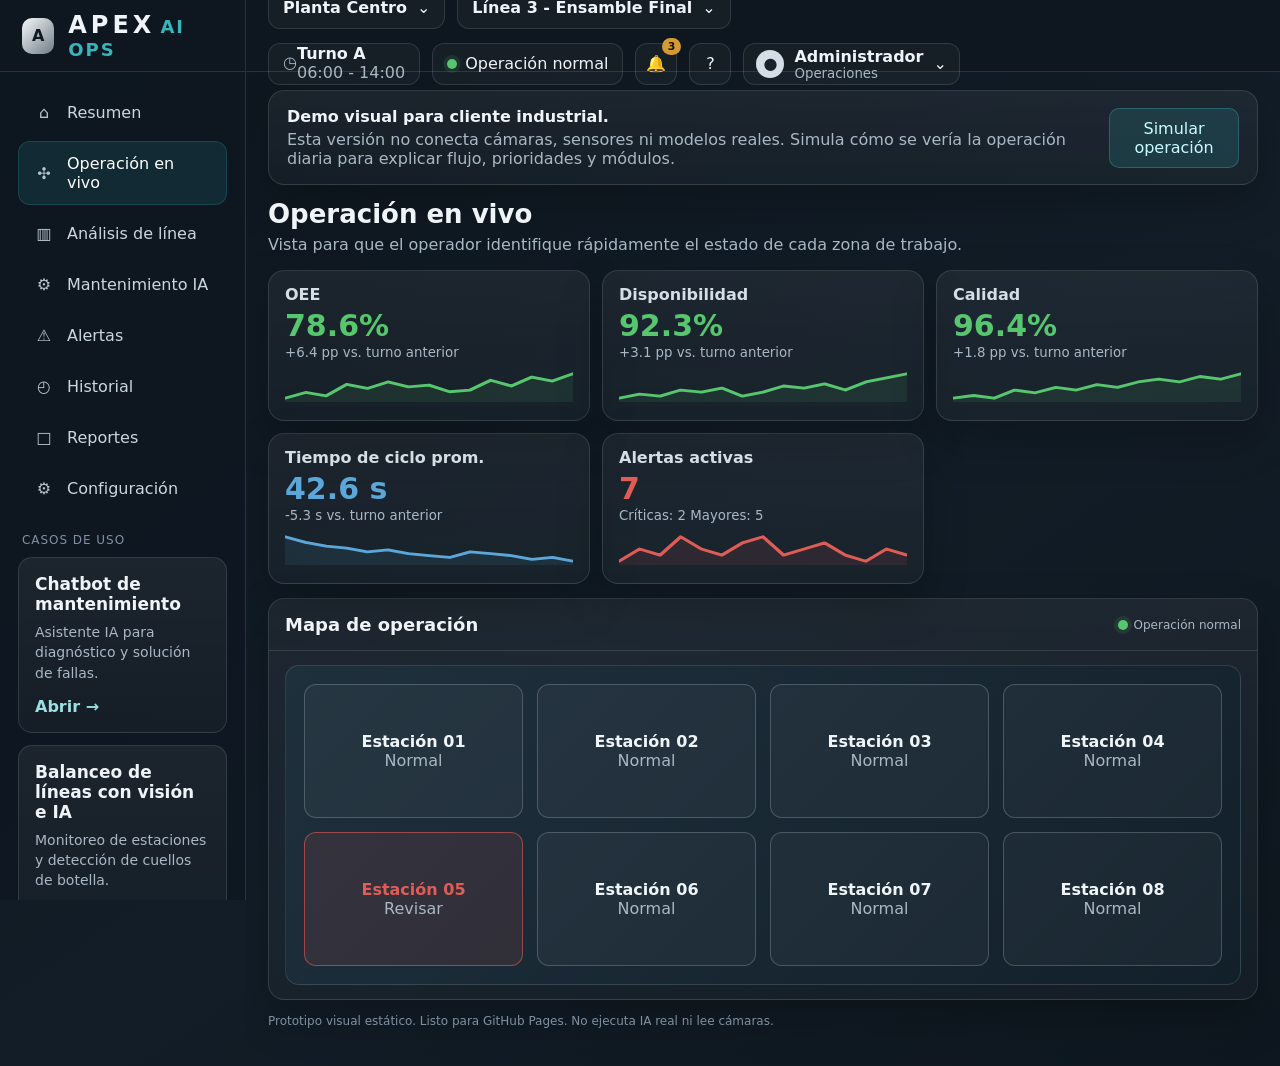
<file: operacion.html>
<!doctype html><html lang="es"><head><meta charset="utf-8"><meta name="viewport" content="width=device-width,initial-scale=1"><title>Operación en vivo | APEX AI OPS</title><style>
:root{
  --bg:#0f1720; --panel:#17212b; --panel2:#1b2733; --panel3:#22303c;
  --line:rgba(202,215,225,.14); --line2:rgba(202,215,225,.25);
  --text:#eef4f8; --muted:#a9b8c4; --soft:#7f90a0;
  --teal:#36b6bc; --green:#58c56f; --amber:#d49b34; --red:#df5d56; --blue:#5ca7d9;
  --shadow:0 18px 45px rgba(0,0,0,.22); --r:16px; --sidebar:288px; --top:72px;
  font-family:Inter,ui-sans-serif,system-ui,-apple-system,BlinkMacSystemFont,"Segoe UI",sans-serif;
}
*{box-sizing:border-box} html{background:var(--bg);color:var(--text)} body{margin:0;min-height:100vh;background:linear-gradient(145deg,#0d151d 0%,#121d27 55%,#0e171f 100%);color:var(--text)}
a{color:inherit;text-decoration:none} button,input,select{font:inherit} .app{min-height:100vh;display:grid;grid-template-columns:var(--sidebar) 1fr;grid-template-rows:var(--top) 1fr}.topbar{grid-column:1/3;display:flex;align-items:center;border-bottom:1px solid var(--line);background:rgba(15,23,32,.96);position:sticky;top:0;z-index:10}.brand{width:var(--sidebar);height:100%;display:flex;align-items:center;gap:14px;padding:0 22px;border-right:1px solid var(--line)}.brand-mark{width:36px;height:36px;border-radius:10px;background:linear-gradient(135deg,#f5f8fa,#6f7c86);color:#0f1720;display:grid;place-items:center;font-weight:900}.brand strong{font-size:24px;letter-spacing:4px}.brand span{font-size:18px;color:var(--teal);font-weight:800;letter-spacing:2px}.top-meta{flex:1;display:flex;align-items:center;justify-content:space-between;height:100%;gap:14px;padding:0 22px}.selectors,.status-area{display:flex;align-items:center;gap:12px}.selector,.shift,.user,.status-pill,.icon-btn{background:rgba(255,255,255,.035);border:1px solid var(--line);border-radius:12px;color:var(--text);min-height:42px;display:flex;align-items:center}.selector{padding:0 14px;gap:10px}.shift{padding:0 14px;color:var(--muted);line-height:1.15}.shift b{color:var(--text)}.status-pill{padding:0 14px;gap:8px}.dot{width:10px;height:10px;border-radius:99px;background:var(--green);box-shadow:0 0 0 4px rgba(88,197,111,.12)}.icon-btn{position:relative;justify-content:center;width:42px;cursor:pointer}.icon-btn:hover,.selector:hover{border-color:var(--line2);background:rgba(255,255,255,.055)}.badge{position:absolute;right:-5px;top:-6px;background:var(--amber);color:#1d1405;border-radius:99px;font-size:11px;font-weight:800;padding:2px 6px}.user{gap:10px;padding:0 12px}.avatar{width:28px;height:28px;border-radius:50%;background:#d5dee6;color:#18222c;display:grid;place-items:center}.user small{display:block;color:var(--muted)}.sidebar{border-right:1px solid var(--line);padding:18px 18px 20px;background:rgba(14,24,33,.86);position:sticky;top:var(--top);height:calc(100vh - var(--top));overflow:auto}.nav{display:flex;flex-direction:column;gap:6px}.nav a{display:flex;align-items:center;gap:12px;padding:12px 14px;border-radius:12px;color:#cbd7df;border:1px solid transparent}.nav a.active,.nav a:hover{background:rgba(54,182,188,.12);border-color:rgba(54,182,188,.2);color:#fff}.nav i{font-style:normal;width:22px;text-align:center;color:#b8c5ce}.section-title{margin:22px 4px 10px;color:var(--soft);font-size:12px;letter-spacing:.08em;text-transform:uppercase}.mini-card{background:linear-gradient(180deg,rgba(255,255,255,.06),rgba(255,255,255,.03));border:1px solid var(--line);border-radius:14px;padding:16px;margin-bottom:12px}.mini-card h3{margin:0 0 8px;font-size:17px}.mini-card p{margin:0 0 14px;color:var(--muted);font-size:14px;line-height:1.45}.mini-card .open{color:#9bdfe2;font-weight:700}.main{padding:18px 22px 26px;overflow:hidden}.banner,.card,.kpi{background:linear-gradient(180deg,rgba(255,255,255,.055),rgba(255,255,255,.026));border:1px solid var(--line);border-radius:var(--r);box-shadow:var(--shadow)}.banner{display:flex;justify-content:space-between;align-items:center;gap:18px;padding:16px 18px;margin-bottom:14px}.banner p{margin:4px 0 0;color:var(--muted)}.btn{border:1px solid var(--line2);background:#22313f;color:var(--text);border-radius:10px;padding:10px 14px;cursor:pointer}.btn.primary{background:rgba(54,182,188,.16);border-color:rgba(54,182,188,.34);color:#c9fbff}.btn.warn{background:rgba(212,155,52,.12);border-color:rgba(212,155,52,.35);color:#ffd98f}.btn:hover{filter:brightness(1.08)}.kpis{display:grid;grid-template-columns:repeat(5,minmax(0,1fr));gap:12px;margin-bottom:14px}.kpi{padding:14px 16px;min-height:128px}.kpi-title{color:#d5dee5;font-weight:700}.kpi-value{font-size:30px;font-weight:800;margin-top:4px}.good{color:var(--green)}.neutral{color:var(--blue)}.bad,.critical{color:var(--red)}.warn,.major{color:var(--amber)}.kpi small{display:block;color:var(--muted);margin:2px 0 10px}.spark{width:100%;height:32px}.grid-2{display:grid;grid-template-columns:minmax(420px,.95fr) minmax(520px,1.25fr);gap:14px}.card{padding:0;overflow:hidden}.card-head{min-height:52px;padding:0 16px;border-bottom:1px solid var(--line);display:flex;justify-content:space-between;align-items:center}.card-head h2{font-size:18px;margin:0}.online{font-size:12px;color:var(--muted);display:flex;align-items:center;gap:6px}.body{padding:14px 16px}.chat-layout{display:grid;grid-template-columns:1fr 210px;gap:12px}.bubble{border:1px solid var(--line);background:rgba(25,37,49,.76);border-radius:12px;padding:12px 14px;margin-bottom:12px;color:#dce6ec;line-height:1.5}.bubble.user{margin-left:45px;background:#223244}.bubble label{display:flex;justify-content:space-between;color:var(--muted);font-size:12px;margin-bottom:5px}.actions{border:1px solid var(--line);border-radius:12px;padding:12px;margin-top:12px}.action-row{display:grid;grid-template-columns:22px 1fr auto;align-items:center;gap:8px;padding:9px 0;border-bottom:1px solid rgba(255,255,255,.05)}.action-row:last-child{border-bottom:0}.check{width:16px;height:16px;border:1px solid var(--line2);border-radius:4px;display:grid;place-items:center;color:var(--green);font-size:12px}.chip{background:#263644;border:1px solid var(--line);border-radius:8px;padding:6px 8px;color:#cbd7df;font-size:12px}.sidebox{border:1px solid var(--line);border-radius:12px;overflow:hidden}.sidebox section{padding:12px;border-bottom:1px solid var(--line)}.sidebox section:last-child{border-bottom:0}.sidebox h4{margin:0 0 10px;font-size:14px}.resource,.history{display:flex;gap:8px;align-items:flex-start;color:#cbd7df;font-size:12px;margin-bottom:10px}.tag{font-size:11px;border-radius:999px;padding:3px 7px;background:rgba(88,197,111,.12);color:#8ee5a0;margin-left:auto}.input-row{display:flex;margin-top:12px;gap:8px}.input-row input{flex:1;background:#111c25;color:var(--text);border:1px solid var(--line);border-radius:10px;padding:12px}.tabs{display:flex;gap:8px;align-items:center;flex-wrap:wrap}.select-like{background:#111c25;border:1px solid var(--line);border-radius:8px;padding:9px 10px;color:#dbe4ea}.line-view{margin-top:12px;border:1px solid var(--line);border-radius:13px;overflow:hidden;background:linear-gradient(180deg,#1c2b37,#111a22)}.station-strip{height:138px;display:grid;grid-template-columns:repeat(8,1fr);gap:10px;padding:18px;background:radial-gradient(circle at 55% 0,rgba(92,167,217,.16),transparent 42%),linear-gradient(180deg,#203342,#15222d)}.station{position:relative;border:2px solid rgba(88,197,111,.7);border-radius:10px;background:rgba(88,197,111,.08);display:flex;align-items:center;justify-content:center;flex-direction:column;gap:4px}.station.warn{border-color:rgba(212,155,52,.86);background:rgba(212,155,52,.11)}.station.bad{border-color:rgba(223,93,86,.95);background:rgba(223,93,86,.15)}.station b{font-size:18px}.station small{color:var(--muted)}.station .alert-triangle{position:absolute;top:-18px;color:var(--red);font-size:20px}.bar-chart{padding:14px 10px 8px}.bars{height:130px;display:grid;grid-template-columns:repeat(8,1fr);gap:18px;align-items:end;border-bottom:1px solid var(--line2);position:relative;padding:0 14px}.target{position:absolute;left:0;right:0;bottom:70%;border-top:1px dashed rgba(212,155,52,.8);font-size:12px;color:var(--amber);text-align:right;padding-right:12px}.bar{border-radius:8px 8px 0 0;min-height:14px;background:linear-gradient(180deg,rgba(88,197,111,.88),rgba(88,197,111,.36));position:relative;text-align:center}.bar.warn{background:linear-gradient(180deg,rgba(212,155,52,.9),rgba(212,155,52,.35))}.bar.bad{background:linear-gradient(180deg,rgba(223,93,86,.95),rgba(223,93,86,.35))}.bar span{position:absolute;top:-23px;left:0;right:0;font-weight:800}.bar-labels{display:grid;grid-template-columns:repeat(8,1fr);gap:18px;padding:8px 14px 0;color:var(--muted);font-size:12px;text-align:center}.lower-3{display:grid;grid-template-columns:1.1fr .85fr .9fr;gap:12px;margin-top:12px}.inner{border:1px solid var(--line);border-radius:13px;padding:14px;background:rgba(16,27,36,.48)}.inner h3,.inner h4{margin:0 0 9px;font-size:16px}.big{font-size:30px;font-weight:850}.donut{width:104px;height:104px;border-radius:50%;background:conic-gradient(var(--green) 0 25%,var(--blue) 25% 75%,var(--red) 75% 100%);position:relative;flex:0 0 auto}.donut:after{content:"";position:absolute;inset:22px;background:#17212b;border-radius:50%}.legend{display:grid;gap:7px}.legend div{display:flex;align-items:center;gap:8px;color:#cbd7df;font-size:13px}.sq{width:10px;height:10px;border-radius:3px;background:var(--green)}.sq.blue{background:var(--blue)}.sq.red{background:var(--red)}.bottom-grid{display:grid;grid-template-columns:.9fr 1.2fr 1fr;gap:14px;margin-top:14px}.stats{display:grid;grid-template-columns:repeat(4,1fr);gap:10px}.stat{display:flex;align-items:center;gap:10px;color:var(--muted)}.stat b{display:block;color:var(--text);font-size:20px}.progress{width:42px;height:42px;border-radius:50%;background:conic-gradient(var(--teal) 0 78%,rgba(255,255,255,.1) 78% 100%)}.alert-list{display:grid;gap:9px}.alert-item{display:grid;grid-template-columns:78px 1fr auto;gap:8px;align-items:center;color:#d9e3ea;font-size:13px}.alert-item small{color:var(--muted)}.table{width:100%;border-collapse:separate;border-spacing:0 8px}.table th{font-size:12px;color:var(--muted);text-align:left;font-weight:600}.table td{background:rgba(255,255,255,.035);padding:11px;border-top:1px solid var(--line);border-bottom:1px solid var(--line)}.table td:first-child{border-left:1px solid var(--line);border-radius:10px 0 0 10px}.table td:last-child{border-right:1px solid var(--line);border-radius:0 10px 10px 0}.page-title{margin:0 0 12px;font-size:26px}.page-note{color:var(--muted);margin-top:-6px;margin-bottom:16px}.module-grid{display:grid;grid-template-columns:repeat(2,minmax(0,1fr));gap:14px}.operation-map{height:320px;border:1px solid var(--line);border-radius:14px;background:linear-gradient(135deg,#1f303d,#12202a);display:grid;grid-template-columns:repeat(4,1fr);gap:14px;padding:18px}.cell{border:1px solid var(--line2);border-radius:12px;display:grid;place-items:center;text-align:center;background:rgba(255,255,255,.035)}.cell.bad{border-color:rgba(223,93,86,.6);background:rgba(223,93,86,.12)}.notif-menu{display:none;position:absolute;right:88px;top:64px;width:360px;background:#17212b;border:1px solid var(--line2);border-radius:14px;padding:14px;box-shadow:var(--shadow);z-index:30}.notif-menu.open{display:block}.modal{display:none;position:fixed;inset:0;background:rgba(0,0,0,.5);z-index:50;align-items:center;justify-content:center;padding:20px}.modal.open{display:flex}.modal-card{width:min(560px,96vw);background:#17212b;border:1px solid var(--line2);border-radius:16px;box-shadow:var(--shadow);padding:18px}.modal-card header{display:flex;justify-content:space-between;align-items:center;margin-bottom:12px}.modal-card h3{margin:0}.footer-note{color:var(--soft);font-size:12px;margin-top:14px}.text-muted{color:var(--muted)}.only-mobile{display:none}
@media(max-width:1300px){:root{--sidebar:246px}.kpis{grid-template-columns:repeat(3,1fr)}.grid-2,.bottom-grid,.module-grid{grid-template-columns:1fr}.chat-layout{grid-template-columns:1fr}.sidebox{display:grid;grid-template-columns:1fr 1fr}.lower-3{grid-template-columns:1fr}.top-meta{align-items:flex-start;flex-direction:column;justify-content:center}.topbar{height:auto;min-height:var(--top)}}
@media(max-width:860px){.app{grid-template-columns:1fr;grid-template-rows:auto auto 1fr}.topbar{grid-column:1;flex-direction:column;align-items:stretch}.brand{width:100%;height:64px}.sidebar{position:relative;top:0;height:auto;grid-row:2}.main{grid-row:3}.kpis{grid-template-columns:1fr}.selectors,.status-area{flex-wrap:wrap}.station-strip{grid-template-columns:repeat(4,1fr);height:auto}.bars{gap:8px}.alert-item{grid-template-columns:1fr}.sidebox{display:block}.top-meta{padding:12px}.only-mobile{display:block}}
</style></head><body><div class="app"><header class="topbar"><a class="brand" href="index.html"><div class="brand-mark">A</div><div><strong>APEX</strong> <span>AI OPS</span></div></a><div class="top-meta"><div class="selectors"><div class="selector"><b>Planta Centro</b>⌄</div><div class="selector"><b>Línea 3 - Ensamble Final</b>⌄</div></div><div class="status-area"><div class="shift">◷ <span><b>Turno A</b><br>06:00 - 14:00</span></div><div class="status-pill"><span class="dot" data-status-dot></span><span data-status-text>Operación normal</span></div><button class="icon-btn" data-toggle-notif>🔔<span class="badge">3</span></button><button class="icon-btn">?</button><div class="user"><div class="avatar">●</div><div><b>Administrador</b><small>Operaciones</small></div>⌄</div></div></div><div class="notif-menu"><h3 style="margin-top:0">Notificaciones</h3><div class="alert-list" data-notif></div></div></header><aside class="sidebar"><nav class="nav"><a class="" href="index.html"><i>⌂</i><span>Resumen</span></a><a class="active" href="operacion.html"><i>✣</i><span>Operación en vivo</span></a><a class="" href="balanceo.html"><i>▥</i><span>Análisis de línea</span></a><a class="" href="mantenimiento.html"><i>⚙</i><span>Mantenimiento IA</span></a><a class="" href="alertas.html"><i>⚠</i><span>Alertas</span></a><a class="" href="historial.html"><i>◴</i><span>Historial</span></a><a class="" href="reportes.html"><i>□</i><span>Reportes</span></a><a class="" href="configuracion.html"><i>⚙</i><span>Configuración</span></a></nav><div class="section-title">Casos de uso</div><div class="mini-card"><h3>Chatbot de mantenimiento</h3><p>Asistente IA para diagnóstico y solución de fallas.</p><a class="open" href="mantenimiento.html">Abrir →</a></div><div class="mini-card"><h3>Balanceo de líneas con visión e IA</h3><p>Monitoreo de estaciones y detección de cuellos de botella.</p><a class="open" href="balanceo.html">Abrir →</a></div></aside><main class="main"><section class="banner"><div><strong>Demo visual para cliente industrial.</strong><p>Esta versión no conecta cámaras, sensores ni modelos reales. Simula cómo se vería la operación diaria para explicar flujo, prioridades y módulos.</p></div><button class="btn primary" data-demo>Simular operación</button></section><h1 class="page-title">Operación en vivo</h1><p class="page-note">Vista para que el operador identifique rápidamente el estado de cada zona de trabajo.</p><section class="kpis"><article class="kpi"><div class="kpi-title">OEE</div><div class="kpi-value good">78.6%</div><small>+6.4 pp vs. turno anterior</small><svg class="spark" viewBox="0 0 220 34" preserveAspectRatio="none"><polyline points="0.0,30.0 15.7,23.9 31.4,27.4 47.1,15.3 62.9,19.6 78.6,12.7 94.3,17.9 110.0,16.1 125.7,23.1 141.4,21.3 157.1,10.9 172.9,17.0 188.6,7.5 204.3,11.8 220.0,4.0" fill="none" stroke="#58c56f" stroke-width="3" stroke-linecap="round" stroke-linejoin="round"/><path d="M0,34 L 0.0,30.0 L 15.7,23.9 L 31.4,27.4 L 47.1,15.3 L 62.9,19.6 L 78.6,12.7 L 94.3,17.9 L 110.0,16.1 L 125.7,23.1 L 141.4,21.3 L 157.1,10.9 L 172.9,17.0 L 188.6,7.5 L 204.3,11.8 L 220.0,4.0 L 220,34 Z" fill="#58c56f" opacity=".10"/></svg></article><article class="kpi"><div class="kpi-title">Disponibilidad</div><div class="kpi-value good">92.3%</div><small>+3.1 pp vs. turno anterior</small><svg class="spark" viewBox="0 0 220 34" preserveAspectRatio="none"><polyline points="0.0,30.0 15.7,25.7 31.4,27.8 47.1,21.3 62.9,23.5 78.6,19.2 94.3,27.8 110.0,23.5 125.7,17.0 141.4,19.2 157.1,14.8 172.9,21.3 188.6,12.7 204.3,8.3 220.0,4.0" fill="none" stroke="#58c56f" stroke-width="3" stroke-linecap="round" stroke-linejoin="round"/><path d="M0,34 L 0.0,30.0 L 15.7,25.7 L 31.4,27.8 L 47.1,21.3 L 62.9,23.5 L 78.6,19.2 L 94.3,27.8 L 110.0,23.5 L 125.7,17.0 L 141.4,19.2 L 157.1,14.8 L 172.9,21.3 L 188.6,12.7 L 204.3,8.3 L 220.0,4.0 L 220,34 Z" fill="#58c56f" opacity=".10"/></svg></article><article class="kpi"><div class="kpi-title">Calidad</div><div class="kpi-value good">96.4%</div><small>+1.8 pp vs. turno anterior</small><svg class="spark" viewBox="0 0 220 34" preserveAspectRatio="none"><polyline points="0.0,30.0 15.7,27.1 31.4,30.0 47.1,21.3 62.9,24.2 78.6,18.4 94.3,21.3 110.0,15.6 125.7,18.4 141.4,12.7 157.1,9.8 172.9,12.7 188.6,6.9 204.3,9.8 220.0,4.0" fill="none" stroke="#58c56f" stroke-width="3" stroke-linecap="round" stroke-linejoin="round"/><path d="M0,34 L 0.0,30.0 L 15.7,27.1 L 31.4,30.0 L 47.1,21.3 L 62.9,24.2 L 78.6,18.4 L 94.3,21.3 L 110.0,15.6 L 125.7,18.4 L 141.4,12.7 L 157.1,9.8 L 172.9,12.7 L 188.6,6.9 L 204.3,9.8 L 220.0,4.0 L 220,34 Z" fill="#58c56f" opacity=".10"/></svg></article><article class="kpi"><div class="kpi-title">Tiempo de ciclo prom.</div><div class="kpi-value neutral">42.6 s</div><small>-5.3 s vs. turno anterior</small><svg class="spark" viewBox="0 0 220 34" preserveAspectRatio="none"><polyline points="0.0,4.0 15.7,10.0 31.4,14.0 47.1,16.0 62.9,20.0 78.6,18.0 94.3,22.0 110.0,24.0 125.7,26.0 141.4,20.0 157.1,22.0 172.9,24.0 188.6,28.0 204.3,26.0 220.0,30.0" fill="none" stroke="#5ca7d9" stroke-width="3" stroke-linecap="round" stroke-linejoin="round"/><path d="M0,34 L 0.0,4.0 L 15.7,10.0 L 31.4,14.0 L 47.1,16.0 L 62.9,20.0 L 78.6,18.0 L 94.3,22.0 L 110.0,24.0 L 125.7,26.0 L 141.4,20.0 L 157.1,22.0 L 172.9,24.0 L 188.6,28.0 L 204.3,26.0 L 220.0,30.0 L 220,34 Z" fill="#5ca7d9" opacity=".10"/></svg></article><article class="kpi"><div class="kpi-title">Alertas activas</div><div class="kpi-value bad">7</div><small>Críticas: 2   Mayores: 5</small><svg class="spark" viewBox="0 0 220 34" preserveAspectRatio="none"><polyline points="0.0,30.0 15.7,17.0 31.4,23.5 47.1,4.0 62.9,17.0 78.6,23.5 94.3,10.5 110.0,4.0 125.7,23.5 141.4,17.0 157.1,10.5 172.9,23.5 188.6,30.0 204.3,17.0 220.0,23.5" fill="none" stroke="#df5d56" stroke-width="3" stroke-linecap="round" stroke-linejoin="round"/><path d="M0,34 L 0.0,30.0 L 15.7,17.0 L 31.4,23.5 L 47.1,4.0 L 62.9,17.0 L 78.6,23.5 L 94.3,10.5 L 110.0,4.0 L 125.7,23.5 L 141.4,17.0 L 157.1,10.5 L 172.9,23.5 L 188.6,30.0 L 204.3,17.0 L 220.0,23.5 L 220,34 Z" fill="#df5d56" opacity=".10"/></svg></article></section><section class="card"><header class="card-head"><h2>Mapa de operación</h2><span class="online"><span class="dot"></span> Operación normal</span></header><div class="body"><div class="operation-map"><div class="cell "><div><b>Estación 01</b><br><span class="text-muted">Normal</span></div></div><div class="cell "><div><b>Estación 02</b><br><span class="text-muted">Normal</span></div></div><div class="cell "><div><b>Estación 03</b><br><span class="text-muted">Normal</span></div></div><div class="cell "><div><b>Estación 04</b><br><span class="text-muted">Normal</span></div></div><div class="cell bad"><div><b>Estación 05</b><br><span class="text-muted">Revisar</span></div></div><div class="cell "><div><b>Estación 06</b><br><span class="text-muted">Normal</span></div></div><div class="cell "><div><b>Estación 07</b><br><span class="text-muted">Normal</span></div></div><div class="cell "><div><b>Estación 08</b><br><span class="text-muted">Normal</span></div></div></div></div></section><p class="footer-note">Prototipo visual estático. Listo para GitHub Pages. No ejecuta IA real ni lee cámaras.</p></main></div><div class="modal"><div class="modal-card"><header><h3>Recomendaciones para estación 05</h3><button class="icon-btn" data-close-modal>×</button></header><p class="text-muted">En producción se generarían con datos de visión, tiempos de ciclo, historial de paros y reglas del proceso.</p><ul><li>Revisar asignación de operador.</li><li>Reducir carga de estación 05.</li><li>Validar herramienta de atornillado.</li><li>Revisar microparos de los últimos 15 minutos.</li></ul></div></div><script>
(function(){
  const $=(s,r=document)=>r.querySelector(s); const $$=(s,r=document)=>Array.from(r.querySelectorAll(s));
  const alerts=[
    ['Crítica','Prensa #12 - Vibración alta en motor','Hace 5 min','critical'],
    ['Mayor','Transportador #3 - Atasco detectado','Hace 12 min','major'],
    ['Mayor','Soldadora #7 - Temperatura elevada','Hace 24 min','major']
  ];
  const notif=$('[data-notif]'); if(notif){ notif.innerHTML=alerts.map(a=>`<div class="alert-item"><b class="${a[3]}">${a[0]}</b><span>${a[1]}</span><small>${a[2]}</small></div>`).join(''); }
  const nbtn=$('[data-toggle-notif]'), menu=$('.notif-menu'); if(nbtn&&menu){nbtn.addEventListener('click',()=>menu.classList.toggle('open'));}
  $$('[data-mode]').forEach(btn=>btn.addEventListener('click',()=>{$$('[data-mode]').forEach(b=>b.classList.remove('primary'));btn.classList.add('primary');const label=$('[data-mode-label]'); if(label) label.textContent=btn.dataset.mode==='heat'?'Mapa de calor activo':'Vista de línea activa';}));
  const modal=$('.modal'); $$('[data-open-modal]').forEach(b=>b.addEventListener('click',()=>modal&&modal.classList.add('open'))); $$('[data-close-modal]').forEach(b=>b.addEventListener('click',()=>modal&&modal.classList.remove('open')));
  const form=$('[data-chat-form]'); if(form){form.addEventListener('submit',e=>{e.preventDefault(); const input=$('[data-chat-input]'); const log=$('[data-chat-log]'); if(!input||!log||!input.value.trim())return; const msg=input.value.trim(); const div=document.createElement('div'); div.className='bubble user'; div.innerHTML=`<label><span>Técnico</span><span>Ahora</span></label>${msg}`; log.appendChild(div); input.value=''; setTimeout(()=>{const ans=document.createElement('div'); ans.className='bubble'; ans.innerHTML='<label><span>Asistente IA</span><span>Ahora</span></label>Mensaje recibido. En esta demo la respuesta es simulada; en producción se conectaría al backend de IA y al historial de mantenimiento.'; log.appendChild(ans);},250);});}
  const demo=$('[data-demo]'); if(demo){demo.addEventListener('click',()=>{const status=$('[data-status-text]'); const dot=$('[data-status-dot]'); if(status)status.textContent='Evento simulado: revisar estación 05'; if(dot)dot.style.background='var(--amber)'; alert('Demo visual: se simula una condición de sobrecarga en estación 05. No hay conexión real a cámaras, sensores ni modelos de IA.');});}
})();
</script></body></html>
</file>
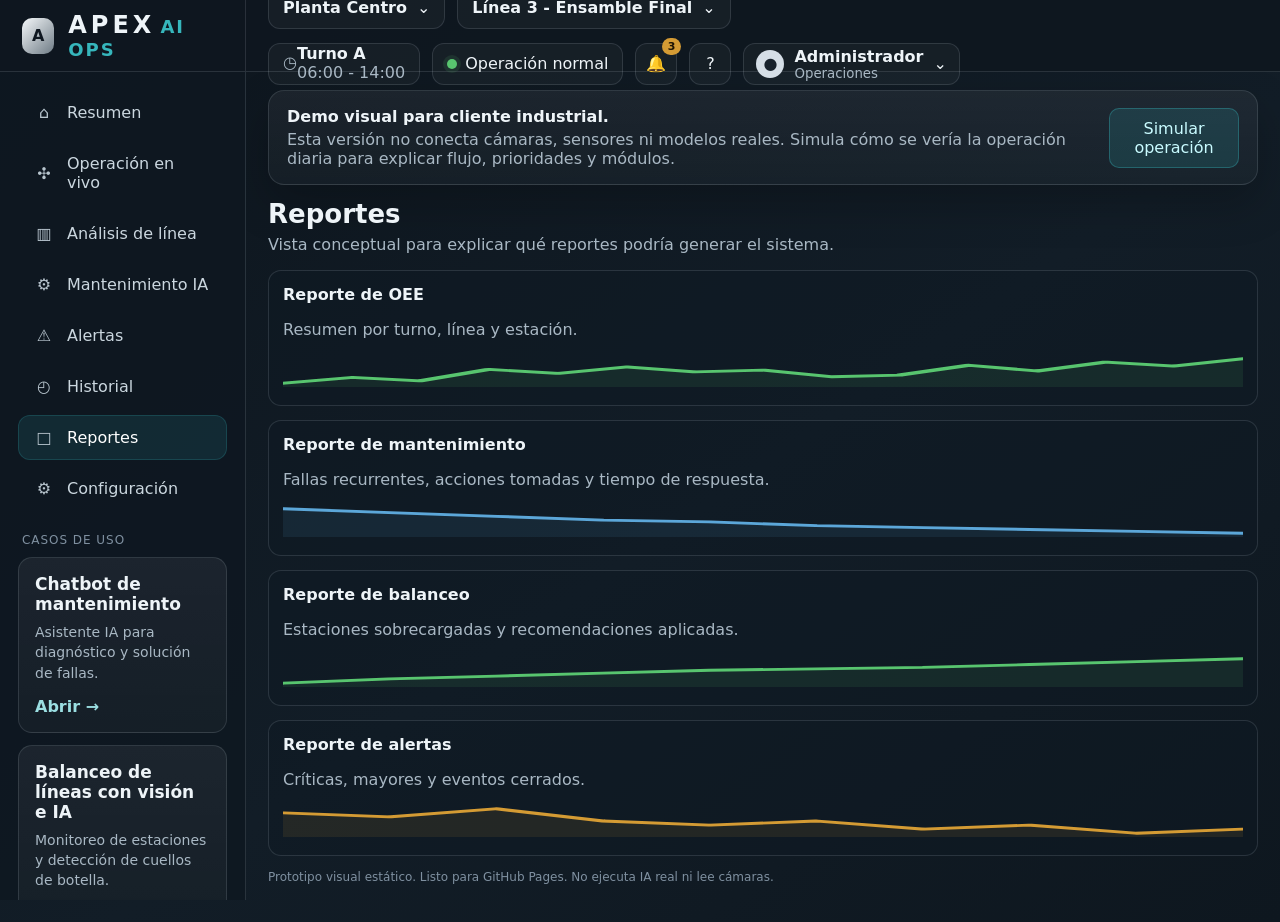
<file: reportes.html>
<!doctype html><html lang="es"><head><meta charset="utf-8"><meta name="viewport" content="width=device-width,initial-scale=1"><title>Reportes | APEX AI OPS</title><style>
:root{
  --bg:#0f1720; --panel:#17212b; --panel2:#1b2733; --panel3:#22303c;
  --line:rgba(202,215,225,.14); --line2:rgba(202,215,225,.25);
  --text:#eef4f8; --muted:#a9b8c4; --soft:#7f90a0;
  --teal:#36b6bc; --green:#58c56f; --amber:#d49b34; --red:#df5d56; --blue:#5ca7d9;
  --shadow:0 18px 45px rgba(0,0,0,.22); --r:16px; --sidebar:288px; --top:72px;
  font-family:Inter,ui-sans-serif,system-ui,-apple-system,BlinkMacSystemFont,"Segoe UI",sans-serif;
}
*{box-sizing:border-box} html{background:var(--bg);color:var(--text)} body{margin:0;min-height:100vh;background:linear-gradient(145deg,#0d151d 0%,#121d27 55%,#0e171f 100%);color:var(--text)}
a{color:inherit;text-decoration:none} button,input,select{font:inherit} .app{min-height:100vh;display:grid;grid-template-columns:var(--sidebar) 1fr;grid-template-rows:var(--top) 1fr}.topbar{grid-column:1/3;display:flex;align-items:center;border-bottom:1px solid var(--line);background:rgba(15,23,32,.96);position:sticky;top:0;z-index:10}.brand{width:var(--sidebar);height:100%;display:flex;align-items:center;gap:14px;padding:0 22px;border-right:1px solid var(--line)}.brand-mark{width:36px;height:36px;border-radius:10px;background:linear-gradient(135deg,#f5f8fa,#6f7c86);color:#0f1720;display:grid;place-items:center;font-weight:900}.brand strong{font-size:24px;letter-spacing:4px}.brand span{font-size:18px;color:var(--teal);font-weight:800;letter-spacing:2px}.top-meta{flex:1;display:flex;align-items:center;justify-content:space-between;height:100%;gap:14px;padding:0 22px}.selectors,.status-area{display:flex;align-items:center;gap:12px}.selector,.shift,.user,.status-pill,.icon-btn{background:rgba(255,255,255,.035);border:1px solid var(--line);border-radius:12px;color:var(--text);min-height:42px;display:flex;align-items:center}.selector{padding:0 14px;gap:10px}.shift{padding:0 14px;color:var(--muted);line-height:1.15}.shift b{color:var(--text)}.status-pill{padding:0 14px;gap:8px}.dot{width:10px;height:10px;border-radius:99px;background:var(--green);box-shadow:0 0 0 4px rgba(88,197,111,.12)}.icon-btn{position:relative;justify-content:center;width:42px;cursor:pointer}.icon-btn:hover,.selector:hover{border-color:var(--line2);background:rgba(255,255,255,.055)}.badge{position:absolute;right:-5px;top:-6px;background:var(--amber);color:#1d1405;border-radius:99px;font-size:11px;font-weight:800;padding:2px 6px}.user{gap:10px;padding:0 12px}.avatar{width:28px;height:28px;border-radius:50%;background:#d5dee6;color:#18222c;display:grid;place-items:center}.user small{display:block;color:var(--muted)}.sidebar{border-right:1px solid var(--line);padding:18px 18px 20px;background:rgba(14,24,33,.86);position:sticky;top:var(--top);height:calc(100vh - var(--top));overflow:auto}.nav{display:flex;flex-direction:column;gap:6px}.nav a{display:flex;align-items:center;gap:12px;padding:12px 14px;border-radius:12px;color:#cbd7df;border:1px solid transparent}.nav a.active,.nav a:hover{background:rgba(54,182,188,.12);border-color:rgba(54,182,188,.2);color:#fff}.nav i{font-style:normal;width:22px;text-align:center;color:#b8c5ce}.section-title{margin:22px 4px 10px;color:var(--soft);font-size:12px;letter-spacing:.08em;text-transform:uppercase}.mini-card{background:linear-gradient(180deg,rgba(255,255,255,.06),rgba(255,255,255,.03));border:1px solid var(--line);border-radius:14px;padding:16px;margin-bottom:12px}.mini-card h3{margin:0 0 8px;font-size:17px}.mini-card p{margin:0 0 14px;color:var(--muted);font-size:14px;line-height:1.45}.mini-card .open{color:#9bdfe2;font-weight:700}.main{padding:18px 22px 26px;overflow:hidden}.banner,.card,.kpi{background:linear-gradient(180deg,rgba(255,255,255,.055),rgba(255,255,255,.026));border:1px solid var(--line);border-radius:var(--r);box-shadow:var(--shadow)}.banner{display:flex;justify-content:space-between;align-items:center;gap:18px;padding:16px 18px;margin-bottom:14px}.banner p{margin:4px 0 0;color:var(--muted)}.btn{border:1px solid var(--line2);background:#22313f;color:var(--text);border-radius:10px;padding:10px 14px;cursor:pointer}.btn.primary{background:rgba(54,182,188,.16);border-color:rgba(54,182,188,.34);color:#c9fbff}.btn.warn{background:rgba(212,155,52,.12);border-color:rgba(212,155,52,.35);color:#ffd98f}.btn:hover{filter:brightness(1.08)}.kpis{display:grid;grid-template-columns:repeat(5,minmax(0,1fr));gap:12px;margin-bottom:14px}.kpi{padding:14px 16px;min-height:128px}.kpi-title{color:#d5dee5;font-weight:700}.kpi-value{font-size:30px;font-weight:800;margin-top:4px}.good{color:var(--green)}.neutral{color:var(--blue)}.bad,.critical{color:var(--red)}.warn,.major{color:var(--amber)}.kpi small{display:block;color:var(--muted);margin:2px 0 10px}.spark{width:100%;height:32px}.grid-2{display:grid;grid-template-columns:minmax(420px,.95fr) minmax(520px,1.25fr);gap:14px}.card{padding:0;overflow:hidden}.card-head{min-height:52px;padding:0 16px;border-bottom:1px solid var(--line);display:flex;justify-content:space-between;align-items:center}.card-head h2{font-size:18px;margin:0}.online{font-size:12px;color:var(--muted);display:flex;align-items:center;gap:6px}.body{padding:14px 16px}.chat-layout{display:grid;grid-template-columns:1fr 210px;gap:12px}.bubble{border:1px solid var(--line);background:rgba(25,37,49,.76);border-radius:12px;padding:12px 14px;margin-bottom:12px;color:#dce6ec;line-height:1.5}.bubble.user{margin-left:45px;background:#223244}.bubble label{display:flex;justify-content:space-between;color:var(--muted);font-size:12px;margin-bottom:5px}.actions{border:1px solid var(--line);border-radius:12px;padding:12px;margin-top:12px}.action-row{display:grid;grid-template-columns:22px 1fr auto;align-items:center;gap:8px;padding:9px 0;border-bottom:1px solid rgba(255,255,255,.05)}.action-row:last-child{border-bottom:0}.check{width:16px;height:16px;border:1px solid var(--line2);border-radius:4px;display:grid;place-items:center;color:var(--green);font-size:12px}.chip{background:#263644;border:1px solid var(--line);border-radius:8px;padding:6px 8px;color:#cbd7df;font-size:12px}.sidebox{border:1px solid var(--line);border-radius:12px;overflow:hidden}.sidebox section{padding:12px;border-bottom:1px solid var(--line)}.sidebox section:last-child{border-bottom:0}.sidebox h4{margin:0 0 10px;font-size:14px}.resource,.history{display:flex;gap:8px;align-items:flex-start;color:#cbd7df;font-size:12px;margin-bottom:10px}.tag{font-size:11px;border-radius:999px;padding:3px 7px;background:rgba(88,197,111,.12);color:#8ee5a0;margin-left:auto}.input-row{display:flex;margin-top:12px;gap:8px}.input-row input{flex:1;background:#111c25;color:var(--text);border:1px solid var(--line);border-radius:10px;padding:12px}.tabs{display:flex;gap:8px;align-items:center;flex-wrap:wrap}.select-like{background:#111c25;border:1px solid var(--line);border-radius:8px;padding:9px 10px;color:#dbe4ea}.line-view{margin-top:12px;border:1px solid var(--line);border-radius:13px;overflow:hidden;background:linear-gradient(180deg,#1c2b37,#111a22)}.station-strip{height:138px;display:grid;grid-template-columns:repeat(8,1fr);gap:10px;padding:18px;background:radial-gradient(circle at 55% 0,rgba(92,167,217,.16),transparent 42%),linear-gradient(180deg,#203342,#15222d)}.station{position:relative;border:2px solid rgba(88,197,111,.7);border-radius:10px;background:rgba(88,197,111,.08);display:flex;align-items:center;justify-content:center;flex-direction:column;gap:4px}.station.warn{border-color:rgba(212,155,52,.86);background:rgba(212,155,52,.11)}.station.bad{border-color:rgba(223,93,86,.95);background:rgba(223,93,86,.15)}.station b{font-size:18px}.station small{color:var(--muted)}.station .alert-triangle{position:absolute;top:-18px;color:var(--red);font-size:20px}.bar-chart{padding:14px 10px 8px}.bars{height:130px;display:grid;grid-template-columns:repeat(8,1fr);gap:18px;align-items:end;border-bottom:1px solid var(--line2);position:relative;padding:0 14px}.target{position:absolute;left:0;right:0;bottom:70%;border-top:1px dashed rgba(212,155,52,.8);font-size:12px;color:var(--amber);text-align:right;padding-right:12px}.bar{border-radius:8px 8px 0 0;min-height:14px;background:linear-gradient(180deg,rgba(88,197,111,.88),rgba(88,197,111,.36));position:relative;text-align:center}.bar.warn{background:linear-gradient(180deg,rgba(212,155,52,.9),rgba(212,155,52,.35))}.bar.bad{background:linear-gradient(180deg,rgba(223,93,86,.95),rgba(223,93,86,.35))}.bar span{position:absolute;top:-23px;left:0;right:0;font-weight:800}.bar-labels{display:grid;grid-template-columns:repeat(8,1fr);gap:18px;padding:8px 14px 0;color:var(--muted);font-size:12px;text-align:center}.lower-3{display:grid;grid-template-columns:1.1fr .85fr .9fr;gap:12px;margin-top:12px}.inner{border:1px solid var(--line);border-radius:13px;padding:14px;background:rgba(16,27,36,.48)}.inner h3,.inner h4{margin:0 0 9px;font-size:16px}.big{font-size:30px;font-weight:850}.donut{width:104px;height:104px;border-radius:50%;background:conic-gradient(var(--green) 0 25%,var(--blue) 25% 75%,var(--red) 75% 100%);position:relative;flex:0 0 auto}.donut:after{content:"";position:absolute;inset:22px;background:#17212b;border-radius:50%}.legend{display:grid;gap:7px}.legend div{display:flex;align-items:center;gap:8px;color:#cbd7df;font-size:13px}.sq{width:10px;height:10px;border-radius:3px;background:var(--green)}.sq.blue{background:var(--blue)}.sq.red{background:var(--red)}.bottom-grid{display:grid;grid-template-columns:.9fr 1.2fr 1fr;gap:14px;margin-top:14px}.stats{display:grid;grid-template-columns:repeat(4,1fr);gap:10px}.stat{display:flex;align-items:center;gap:10px;color:var(--muted)}.stat b{display:block;color:var(--text);font-size:20px}.progress{width:42px;height:42px;border-radius:50%;background:conic-gradient(var(--teal) 0 78%,rgba(255,255,255,.1) 78% 100%)}.alert-list{display:grid;gap:9px}.alert-item{display:grid;grid-template-columns:78px 1fr auto;gap:8px;align-items:center;color:#d9e3ea;font-size:13px}.alert-item small{color:var(--muted)}.table{width:100%;border-collapse:separate;border-spacing:0 8px}.table th{font-size:12px;color:var(--muted);text-align:left;font-weight:600}.table td{background:rgba(255,255,255,.035);padding:11px;border-top:1px solid var(--line);border-bottom:1px solid var(--line)}.table td:first-child{border-left:1px solid var(--line);border-radius:10px 0 0 10px}.table td:last-child{border-right:1px solid var(--line);border-radius:0 10px 10px 0}.page-title{margin:0 0 12px;font-size:26px}.page-note{color:var(--muted);margin-top:-6px;margin-bottom:16px}.module-grid{display:grid;grid-template-columns:repeat(2,minmax(0,1fr));gap:14px}.operation-map{height:320px;border:1px solid var(--line);border-radius:14px;background:linear-gradient(135deg,#1f303d,#12202a);display:grid;grid-template-columns:repeat(4,1fr);gap:14px;padding:18px}.cell{border:1px solid var(--line2);border-radius:12px;display:grid;place-items:center;text-align:center;background:rgba(255,255,255,.035)}.cell.bad{border-color:rgba(223,93,86,.6);background:rgba(223,93,86,.12)}.notif-menu{display:none;position:absolute;right:88px;top:64px;width:360px;background:#17212b;border:1px solid var(--line2);border-radius:14px;padding:14px;box-shadow:var(--shadow);z-index:30}.notif-menu.open{display:block}.modal{display:none;position:fixed;inset:0;background:rgba(0,0,0,.5);z-index:50;align-items:center;justify-content:center;padding:20px}.modal.open{display:flex}.modal-card{width:min(560px,96vw);background:#17212b;border:1px solid var(--line2);border-radius:16px;box-shadow:var(--shadow);padding:18px}.modal-card header{display:flex;justify-content:space-between;align-items:center;margin-bottom:12px}.modal-card h3{margin:0}.footer-note{color:var(--soft);font-size:12px;margin-top:14px}.text-muted{color:var(--muted)}.only-mobile{display:none}
@media(max-width:1300px){:root{--sidebar:246px}.kpis{grid-template-columns:repeat(3,1fr)}.grid-2,.bottom-grid,.module-grid{grid-template-columns:1fr}.chat-layout{grid-template-columns:1fr}.sidebox{display:grid;grid-template-columns:1fr 1fr}.lower-3{grid-template-columns:1fr}.top-meta{align-items:flex-start;flex-direction:column;justify-content:center}.topbar{height:auto;min-height:var(--top)}}
@media(max-width:860px){.app{grid-template-columns:1fr;grid-template-rows:auto auto 1fr}.topbar{grid-column:1;flex-direction:column;align-items:stretch}.brand{width:100%;height:64px}.sidebar{position:relative;top:0;height:auto;grid-row:2}.main{grid-row:3}.kpis{grid-template-columns:1fr}.selectors,.status-area{flex-wrap:wrap}.station-strip{grid-template-columns:repeat(4,1fr);height:auto}.bars{gap:8px}.alert-item{grid-template-columns:1fr}.sidebox{display:block}.top-meta{padding:12px}.only-mobile{display:block}}
</style></head><body><div class="app"><header class="topbar"><a class="brand" href="index.html"><div class="brand-mark">A</div><div><strong>APEX</strong> <span>AI OPS</span></div></a><div class="top-meta"><div class="selectors"><div class="selector"><b>Planta Centro</b>⌄</div><div class="selector"><b>Línea 3 - Ensamble Final</b>⌄</div></div><div class="status-area"><div class="shift">◷ <span><b>Turno A</b><br>06:00 - 14:00</span></div><div class="status-pill"><span class="dot" data-status-dot></span><span data-status-text>Operación normal</span></div><button class="icon-btn" data-toggle-notif>🔔<span class="badge">3</span></button><button class="icon-btn">?</button><div class="user"><div class="avatar">●</div><div><b>Administrador</b><small>Operaciones</small></div>⌄</div></div></div><div class="notif-menu"><h3 style="margin-top:0">Notificaciones</h3><div class="alert-list" data-notif></div></div></header><aside class="sidebar"><nav class="nav"><a class="" href="index.html"><i>⌂</i><span>Resumen</span></a><a class="" href="operacion.html"><i>✣</i><span>Operación en vivo</span></a><a class="" href="balanceo.html"><i>▥</i><span>Análisis de línea</span></a><a class="" href="mantenimiento.html"><i>⚙</i><span>Mantenimiento IA</span></a><a class="" href="alertas.html"><i>⚠</i><span>Alertas</span></a><a class="" href="historial.html"><i>◴</i><span>Historial</span></a><a class="active" href="reportes.html"><i>□</i><span>Reportes</span></a><a class="" href="configuracion.html"><i>⚙</i><span>Configuración</span></a></nav><div class="section-title">Casos de uso</div><div class="mini-card"><h3>Chatbot de mantenimiento</h3><p>Asistente IA para diagnóstico y solución de fallas.</p><a class="open" href="mantenimiento.html">Abrir →</a></div><div class="mini-card"><h3>Balanceo de líneas con visión e IA</h3><p>Monitoreo de estaciones y detección de cuellos de botella.</p><a class="open" href="balanceo.html">Abrir →</a></div></aside><main class="main"><section class="banner"><div><strong>Demo visual para cliente industrial.</strong><p>Esta versión no conecta cámaras, sensores ni modelos reales. Simula cómo se vería la operación diaria para explicar flujo, prioridades y módulos.</p></div><button class="btn primary" data-demo>Simular operación</button></section><h1 class="page-title">Reportes</h1><p class="page-note">Vista conceptual para explicar qué reportes podría generar el sistema.</p><section class="module-grid"><article class="inner"><h3>Reporte de OEE</h3><p class="text-muted">Resumen por turno, línea y estación.</p><svg class="spark" viewBox="0 0 220 34" preserveAspectRatio="none"><polyline points="0.0,30.0 15.7,23.9 31.4,27.4 47.1,15.3 62.9,19.6 78.6,12.7 94.3,17.9 110.0,16.1 125.7,23.1 141.4,21.3 157.1,10.9 172.9,17.0 188.6,7.5 204.3,11.8 220.0,4.0" fill="none" stroke="#58c56f" stroke-width="3" stroke-linecap="round" stroke-linejoin="round"/><path d="M0,34 L 0.0,30.0 L 15.7,23.9 L 31.4,27.4 L 47.1,15.3 L 62.9,19.6 L 78.6,12.7 L 94.3,17.9 L 110.0,16.1 L 125.7,23.1 L 141.4,21.3 L 157.1,10.9 L 172.9,17.0 L 188.6,7.5 L 204.3,11.8 L 220.0,4.0 L 220,34 Z" fill="#58c56f" opacity=".10"/></svg></article><article class="inner"><h3>Reporte de mantenimiento</h3><p class="text-muted">Fallas recurrentes, acciones tomadas y tiempo de respuesta.</p><svg class="spark" viewBox="0 0 220 34" preserveAspectRatio="none"><polyline points="0.0,4.0 24.4,8.0 48.9,12.0 73.3,16.0 97.8,18.0 122.2,22.0 146.7,24.0 171.1,26.0 195.6,28.0 220.0,30.0" fill="none" stroke="#5ca7d9" stroke-width="3" stroke-linecap="round" stroke-linejoin="round"/><path d="M0,34 L 0.0,4.0 L 24.4,8.0 L 48.9,12.0 L 73.3,16.0 L 97.8,18.0 L 122.2,22.0 L 146.7,24.0 L 171.1,26.0 L 195.6,28.0 L 220.0,30.0 L 220,34 Z" fill="#5ca7d9" opacity=".10"/></svg></article><article class="inner"><h3>Reporte de balanceo</h3><p class="text-muted">Estaciones sobrecargadas y recomendaciones aplicadas.</p><svg class="spark" viewBox="0 0 220 34" preserveAspectRatio="none"><polyline points="0.0,30.0 24.4,25.4 48.9,22.4 73.3,19.3 97.8,16.2 122.2,14.7 146.7,13.2 171.1,10.1 195.6,7.1 220.0,4.0" fill="none" stroke="#58c56f" stroke-width="3" stroke-linecap="round" stroke-linejoin="round"/><path d="M0,34 L 0.0,30.0 L 24.4,25.4 L 48.9,22.4 L 73.3,19.3 L 97.8,16.2 L 122.2,14.7 L 146.7,13.2 L 171.1,10.1 L 195.6,7.1 L 220.0,4.0 L 220,34 Z" fill="#58c56f" opacity=".10"/></svg></article><article class="inner"><h3>Reporte de alertas</h3><p class="text-muted">Críticas, mayores y eventos cerrados.</p><svg class="spark" viewBox="0 0 220 34" preserveAspectRatio="none"><polyline points="0.0,8.3 24.4,12.7 48.9,4.0 73.3,17.0 97.8,21.3 122.2,17.0 146.7,25.7 171.1,21.3 195.6,30.0 220.0,25.7" fill="none" stroke="#d49b34" stroke-width="3" stroke-linecap="round" stroke-linejoin="round"/><path d="M0,34 L 0.0,8.3 L 24.4,12.7 L 48.9,4.0 L 73.3,17.0 L 97.8,21.3 L 122.2,17.0 L 146.7,25.7 L 171.1,21.3 L 195.6,30.0 L 220.0,25.7 L 220,34 Z" fill="#d49b34" opacity=".10"/></svg></article></section><p class="footer-note">Prototipo visual estático. Listo para GitHub Pages. No ejecuta IA real ni lee cámaras.</p></main></div><div class="modal"><div class="modal-card"><header><h3>Recomendaciones para estación 05</h3><button class="icon-btn" data-close-modal>×</button></header><p class="text-muted">En producción se generarían con datos de visión, tiempos de ciclo, historial de paros y reglas del proceso.</p><ul><li>Revisar asignación de operador.</li><li>Reducir carga de estación 05.</li><li>Validar herramienta de atornillado.</li><li>Revisar microparos de los últimos 15 minutos.</li></ul></div></div><script>
(function(){
  const $=(s,r=document)=>r.querySelector(s); const $$=(s,r=document)=>Array.from(r.querySelectorAll(s));
  const alerts=[
    ['Crítica','Prensa #12 - Vibración alta en motor','Hace 5 min','critical'],
    ['Mayor','Transportador #3 - Atasco detectado','Hace 12 min','major'],
    ['Mayor','Soldadora #7 - Temperatura elevada','Hace 24 min','major']
  ];
  const notif=$('[data-notif]'); if(notif){ notif.innerHTML=alerts.map(a=>`<div class="alert-item"><b class="${a[3]}">${a[0]}</b><span>${a[1]}</span><small>${a[2]}</small></div>`).join(''); }
  const nbtn=$('[data-toggle-notif]'), menu=$('.notif-menu'); if(nbtn&&menu){nbtn.addEventListener('click',()=>menu.classList.toggle('open'));}
  $$('[data-mode]').forEach(btn=>btn.addEventListener('click',()=>{$$('[data-mode]').forEach(b=>b.classList.remove('primary'));btn.classList.add('primary');const label=$('[data-mode-label]'); if(label) label.textContent=btn.dataset.mode==='heat'?'Mapa de calor activo':'Vista de línea activa';}));
  const modal=$('.modal'); $$('[data-open-modal]').forEach(b=>b.addEventListener('click',()=>modal&&modal.classList.add('open'))); $$('[data-close-modal]').forEach(b=>b.addEventListener('click',()=>modal&&modal.classList.remove('open')));
  const form=$('[data-chat-form]'); if(form){form.addEventListener('submit',e=>{e.preventDefault(); const input=$('[data-chat-input]'); const log=$('[data-chat-log]'); if(!input||!log||!input.value.trim())return; const msg=input.value.trim(); const div=document.createElement('div'); div.className='bubble user'; div.innerHTML=`<label><span>Técnico</span><span>Ahora</span></label>${msg}`; log.appendChild(div); input.value=''; setTimeout(()=>{const ans=document.createElement('div'); ans.className='bubble'; ans.innerHTML='<label><span>Asistente IA</span><span>Ahora</span></label>Mensaje recibido. En esta demo la respuesta es simulada; en producción se conectaría al backend de IA y al historial de mantenimiento.'; log.appendChild(ans);},250);});}
  const demo=$('[data-demo]'); if(demo){demo.addEventListener('click',()=>{const status=$('[data-status-text]'); const dot=$('[data-status-dot]'); if(status)status.textContent='Evento simulado: revisar estación 05'; if(dot)dot.style.background='var(--amber)'; alert('Demo visual: se simula una condición de sobrecarga en estación 05. No hay conexión real a cámaras, sensores ni modelos de IA.');});}
})();
</script></body></html>
</file>
